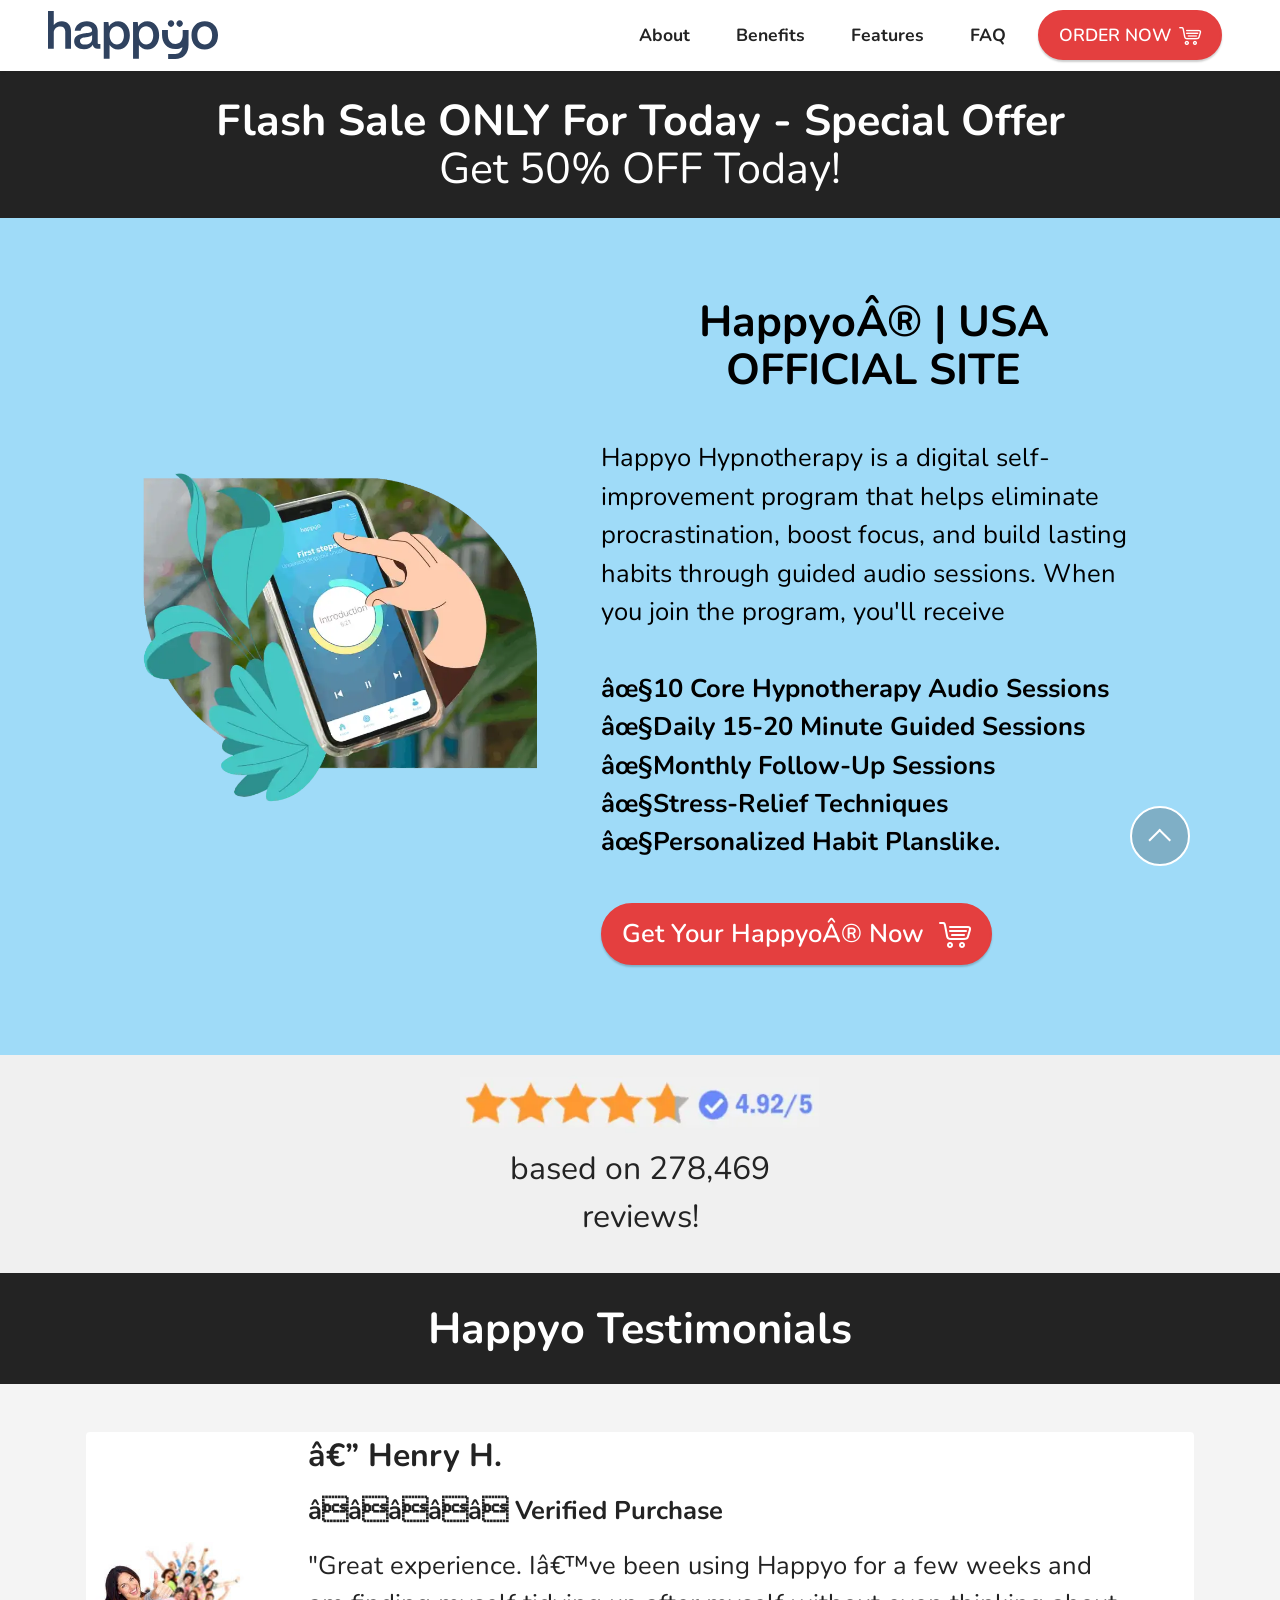
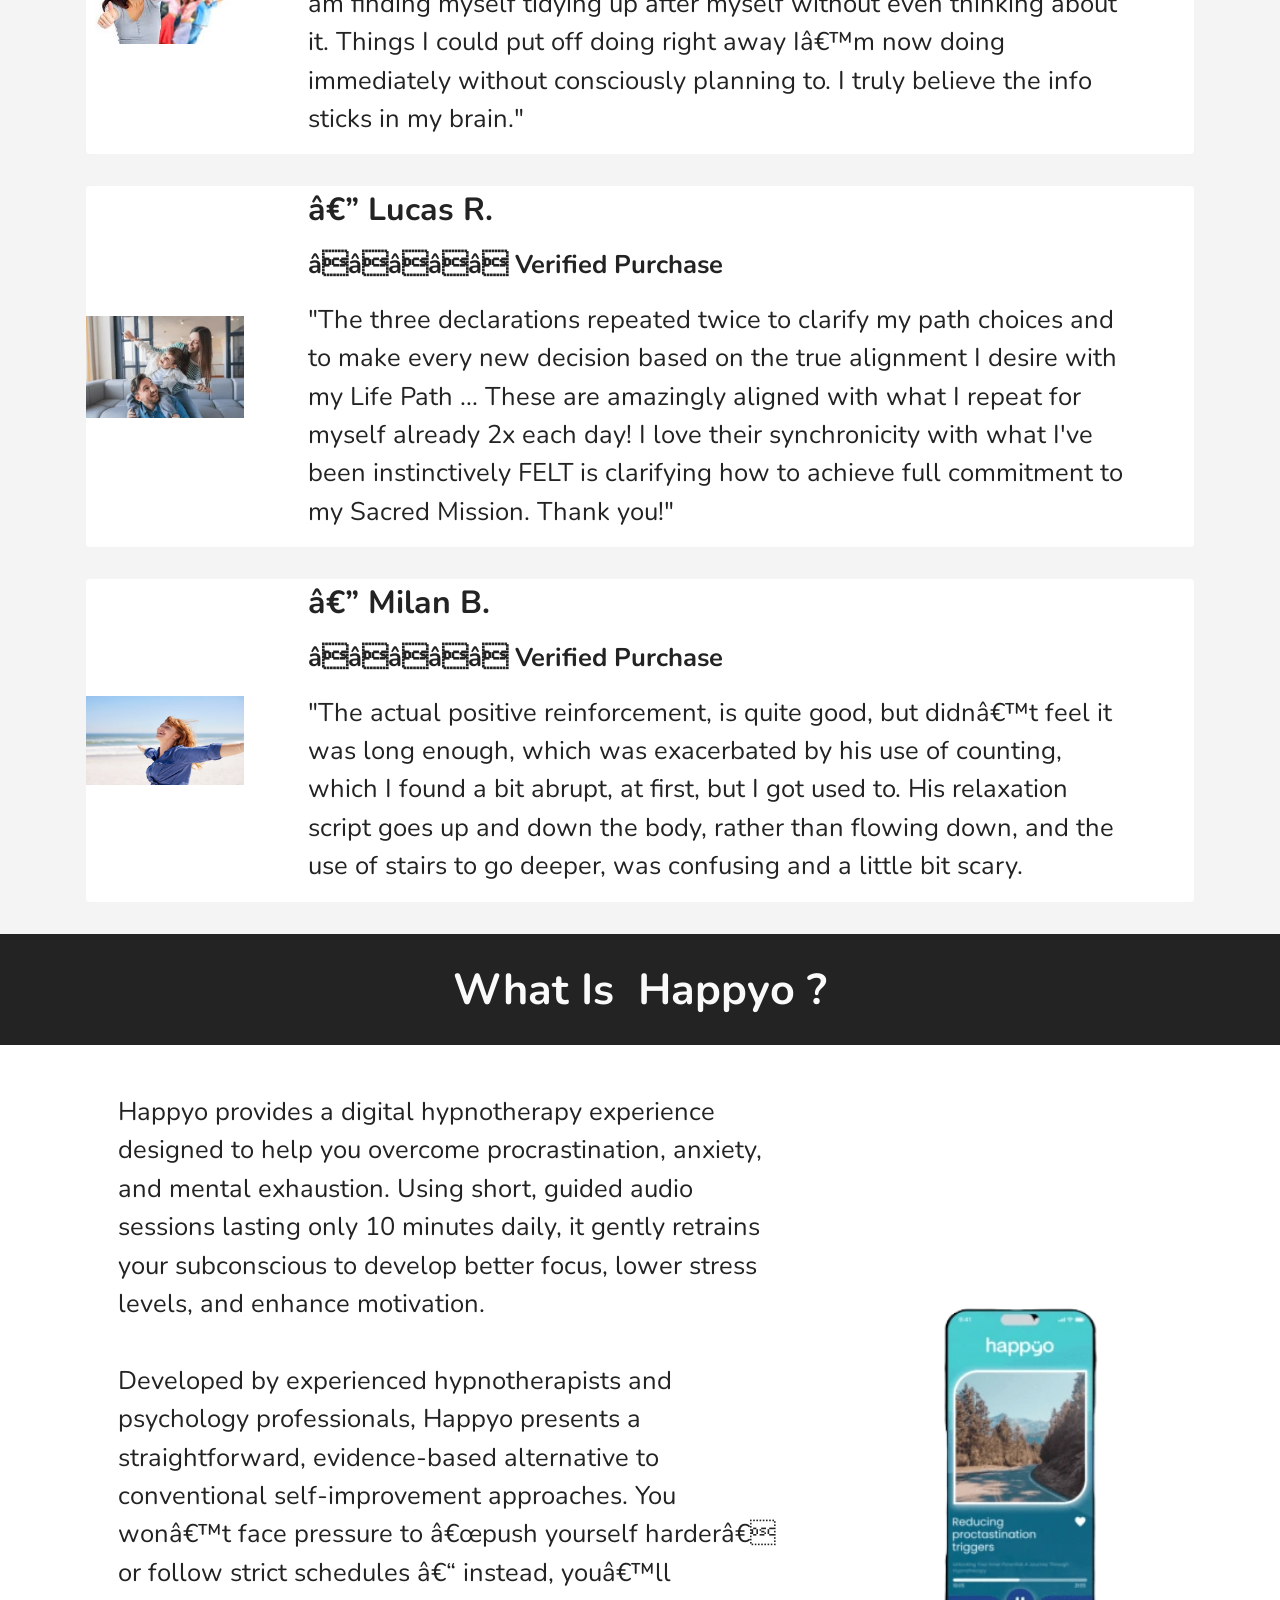
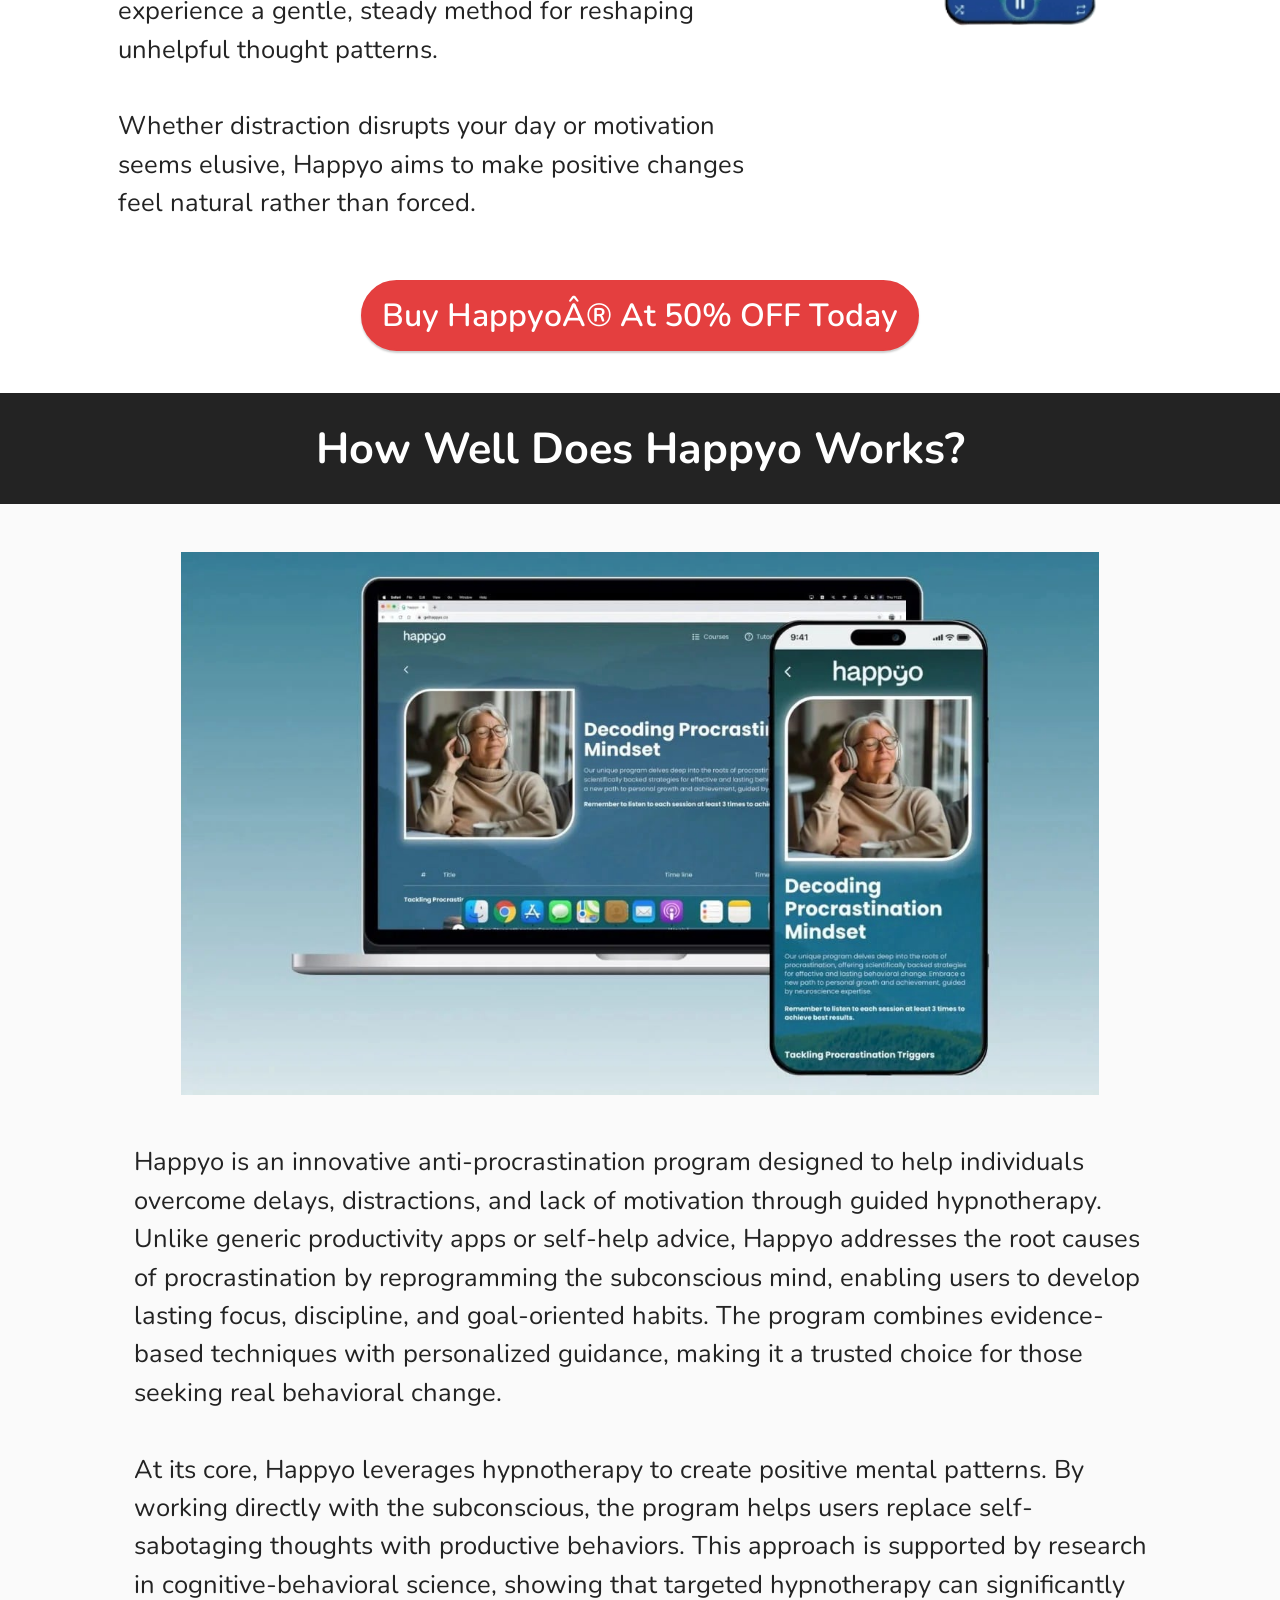
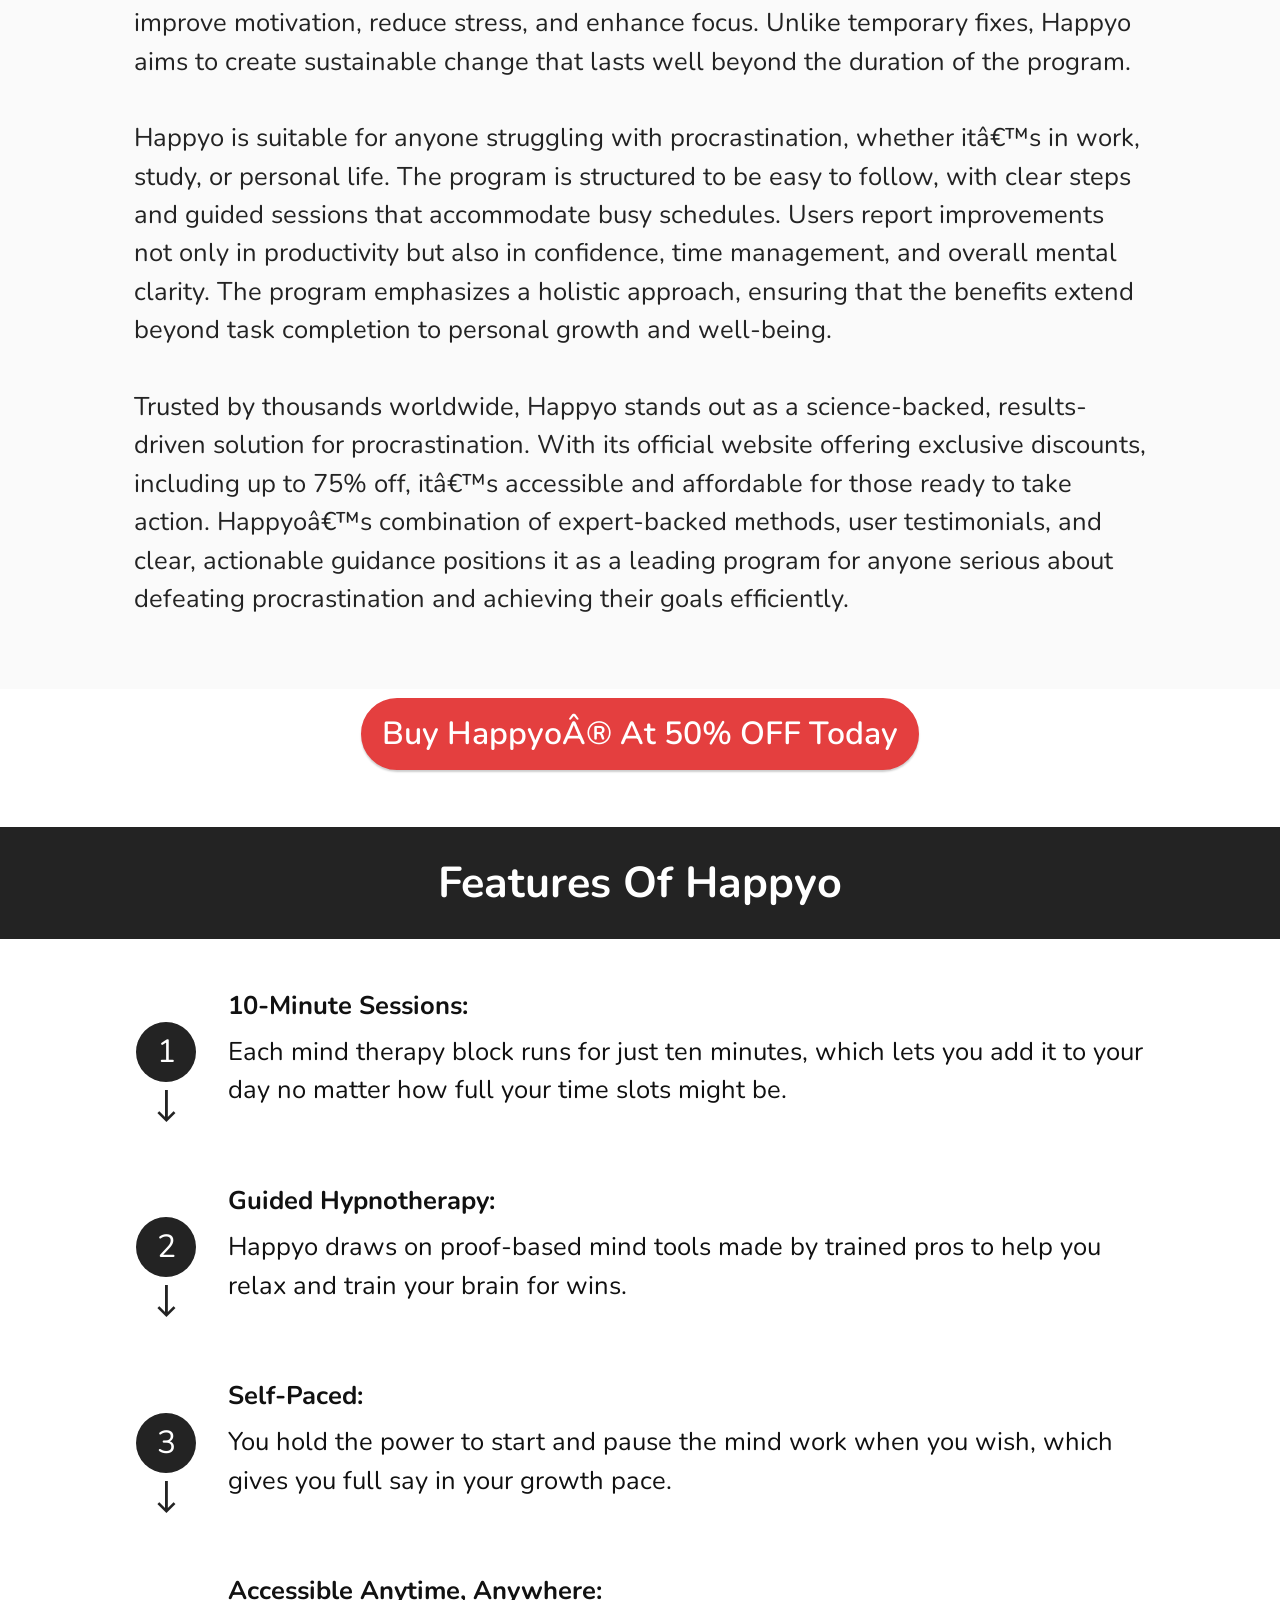
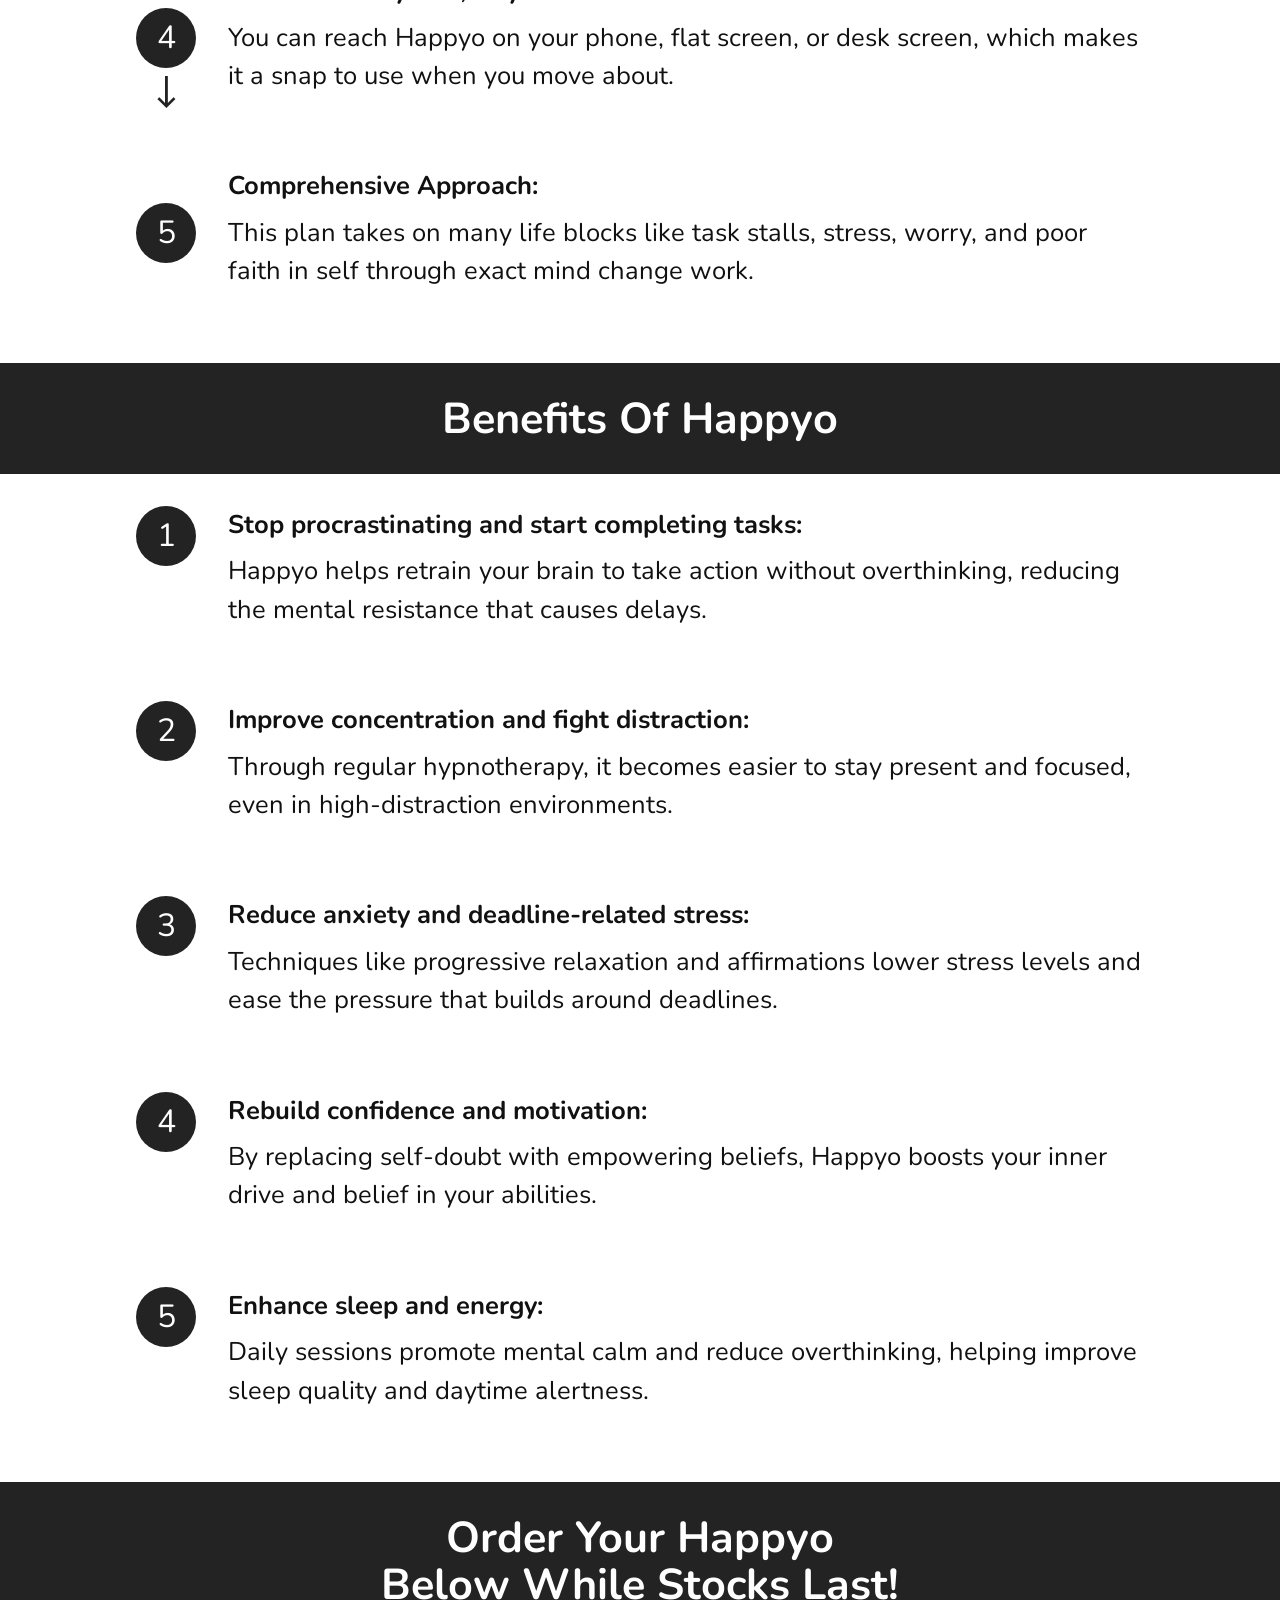
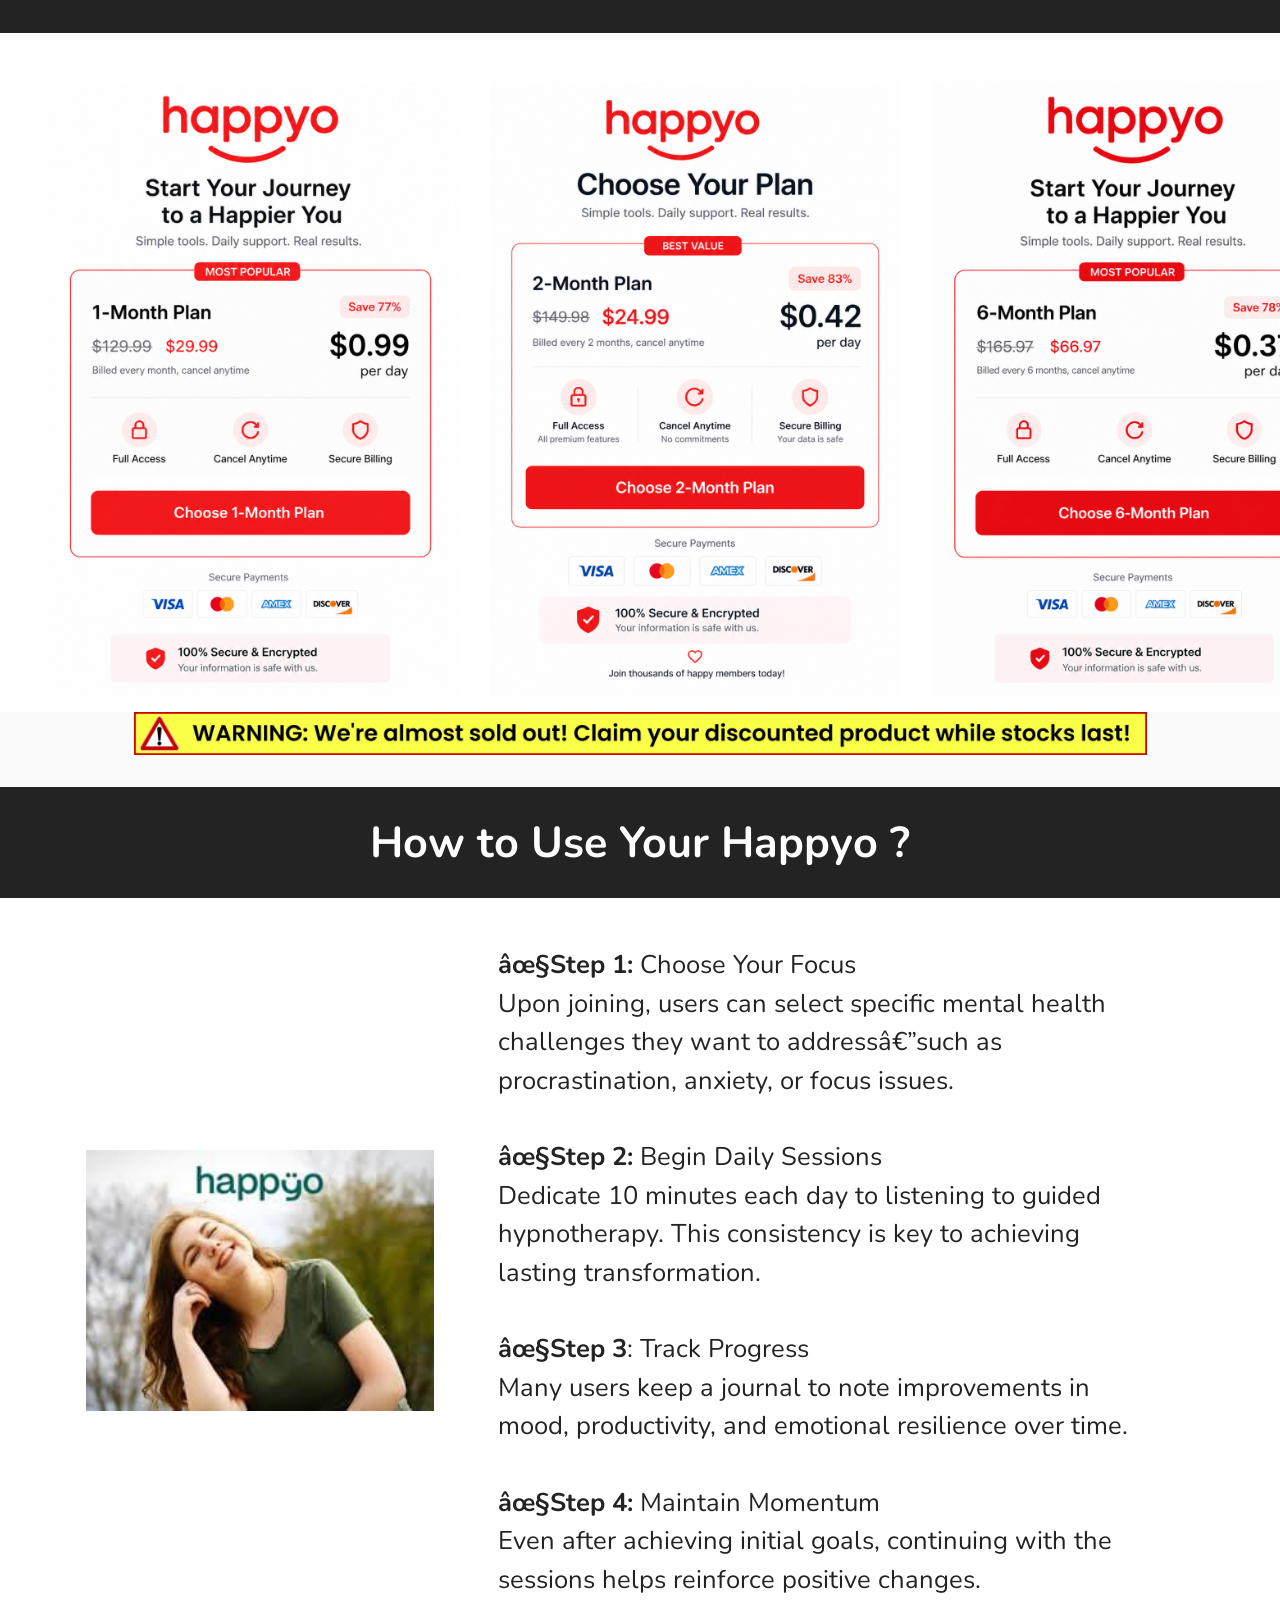
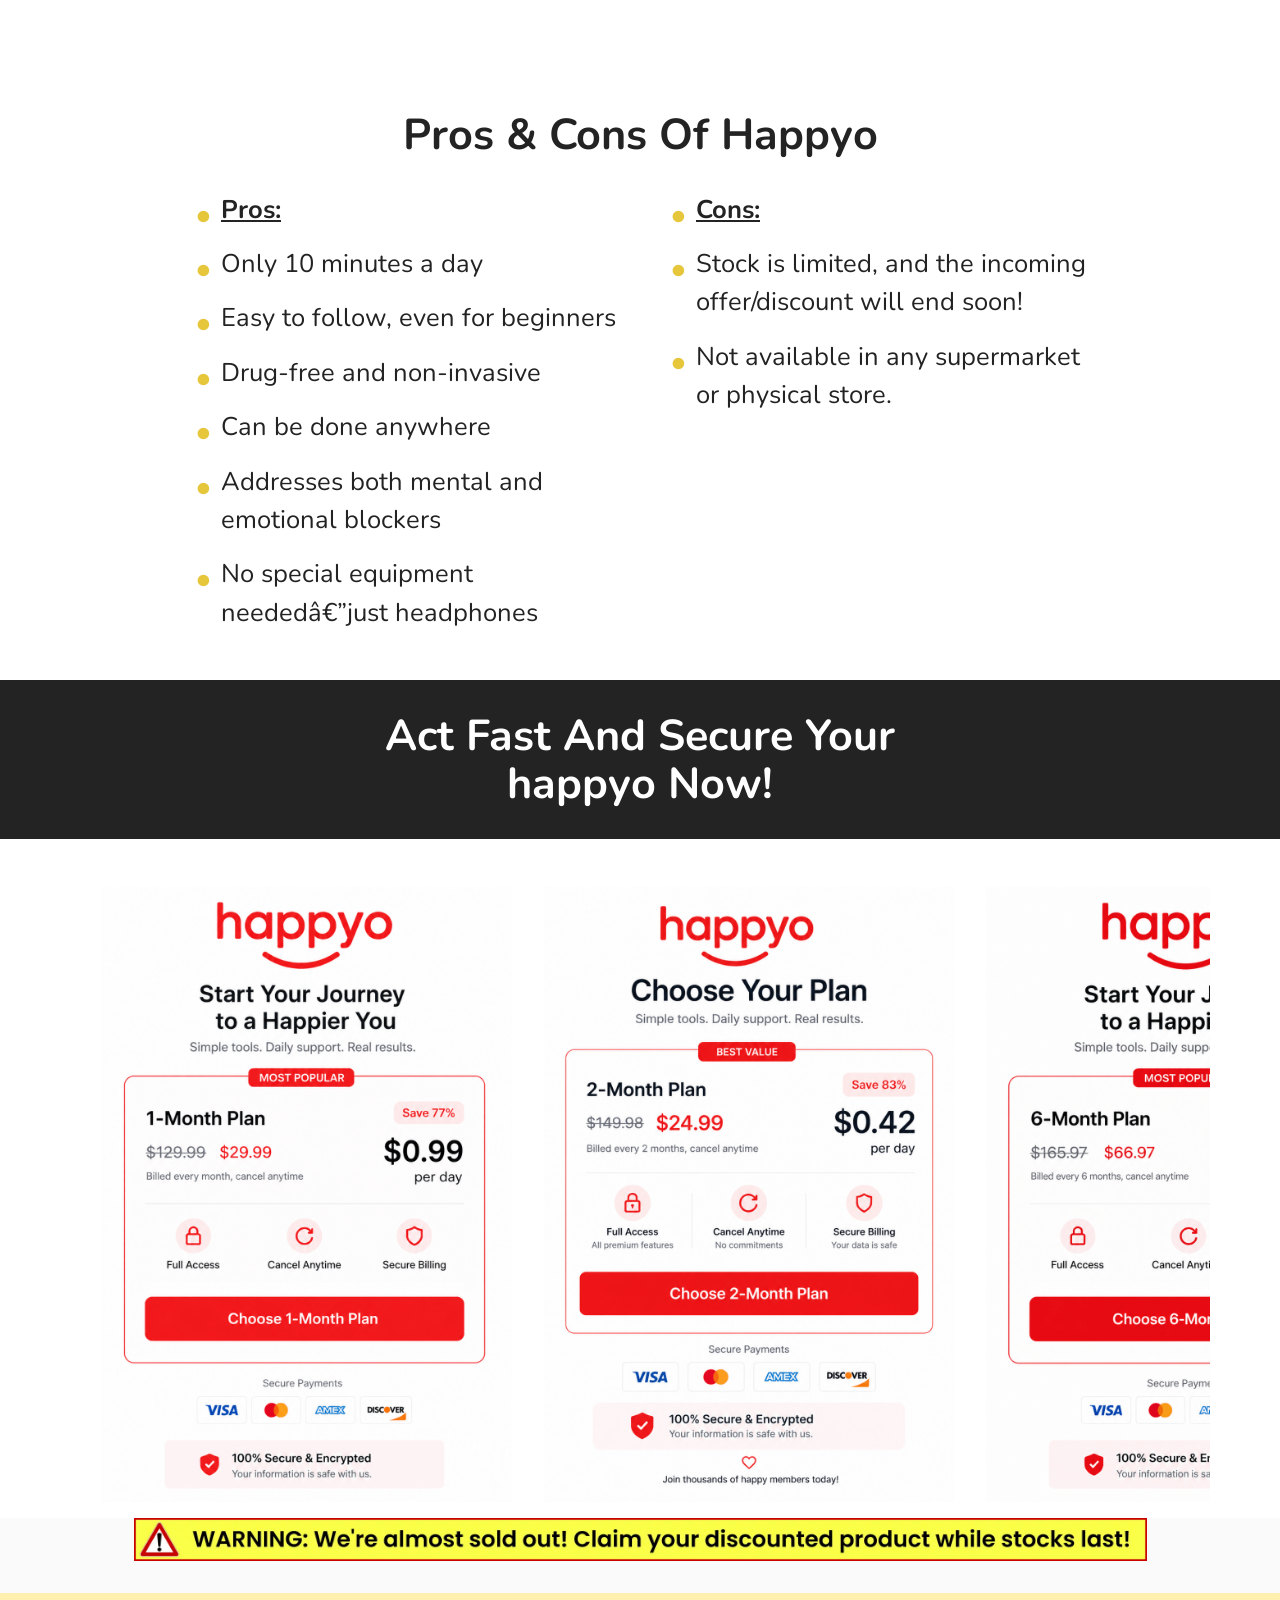
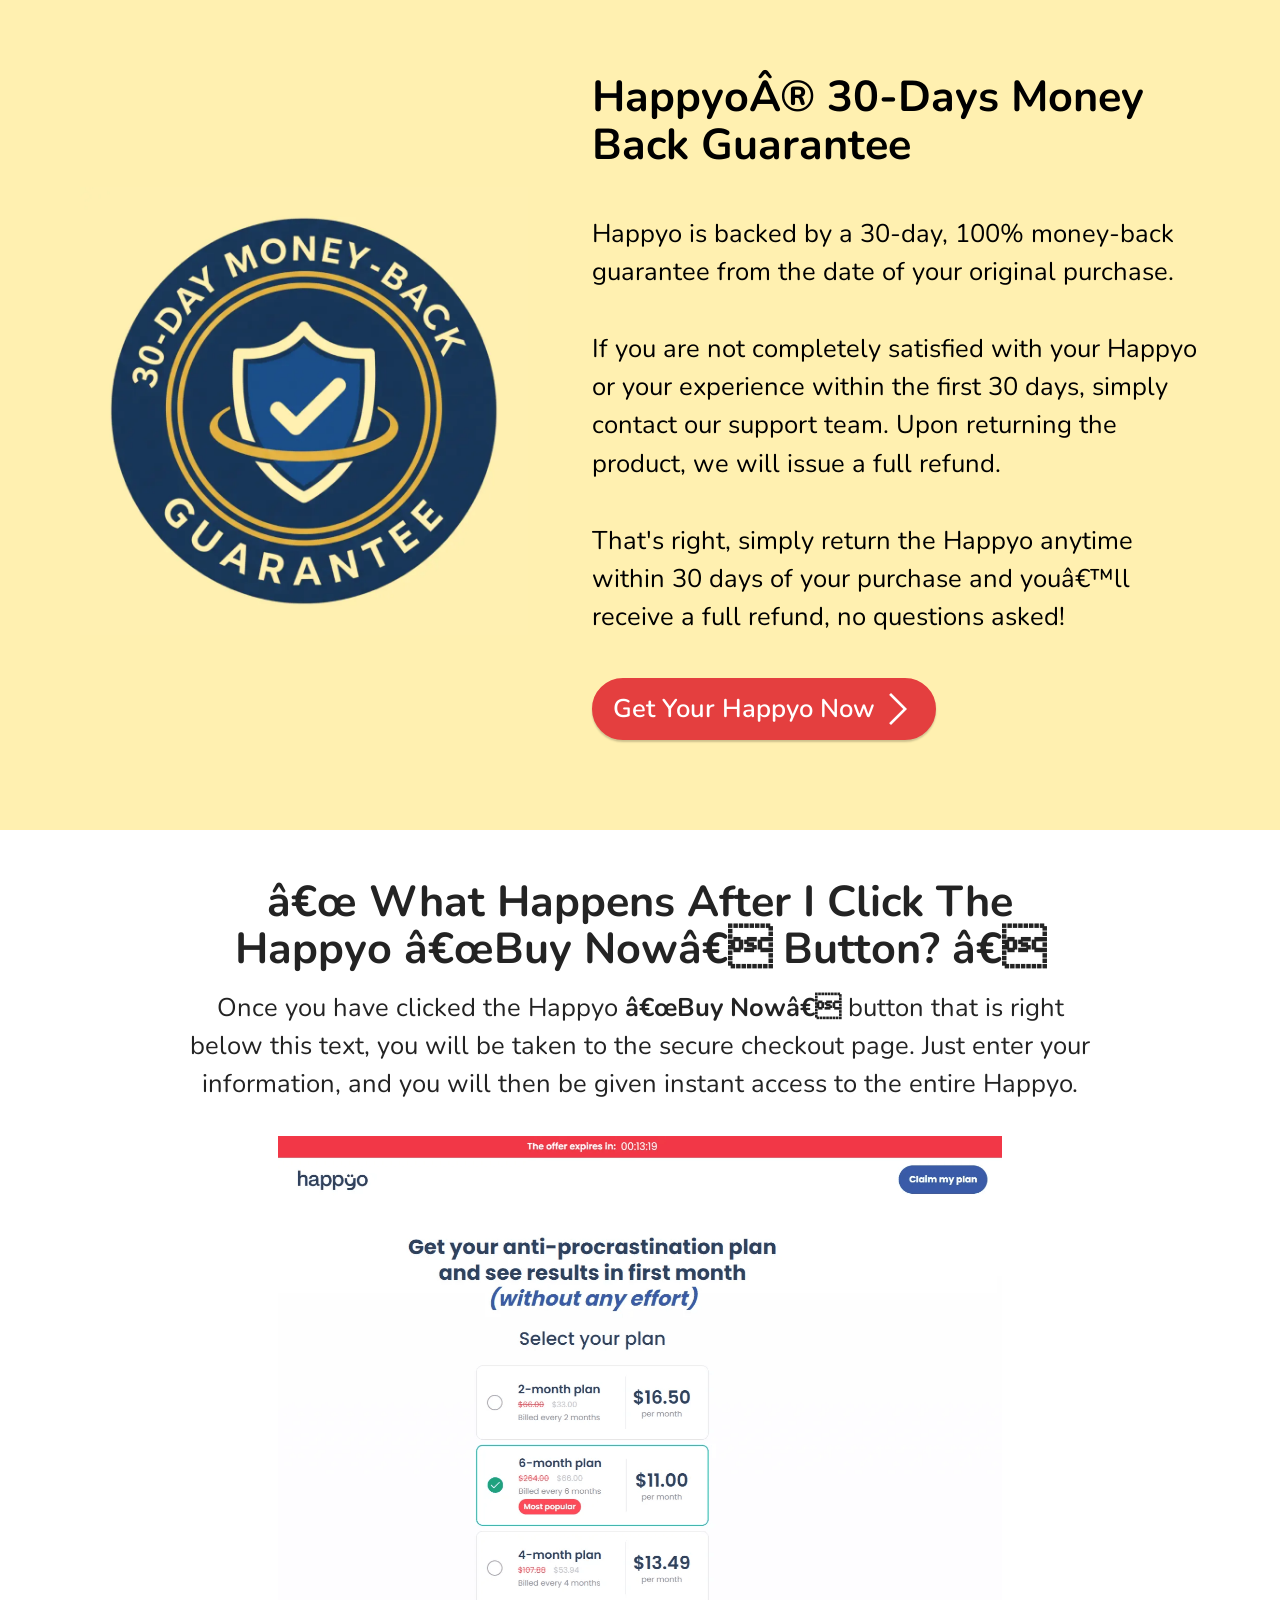
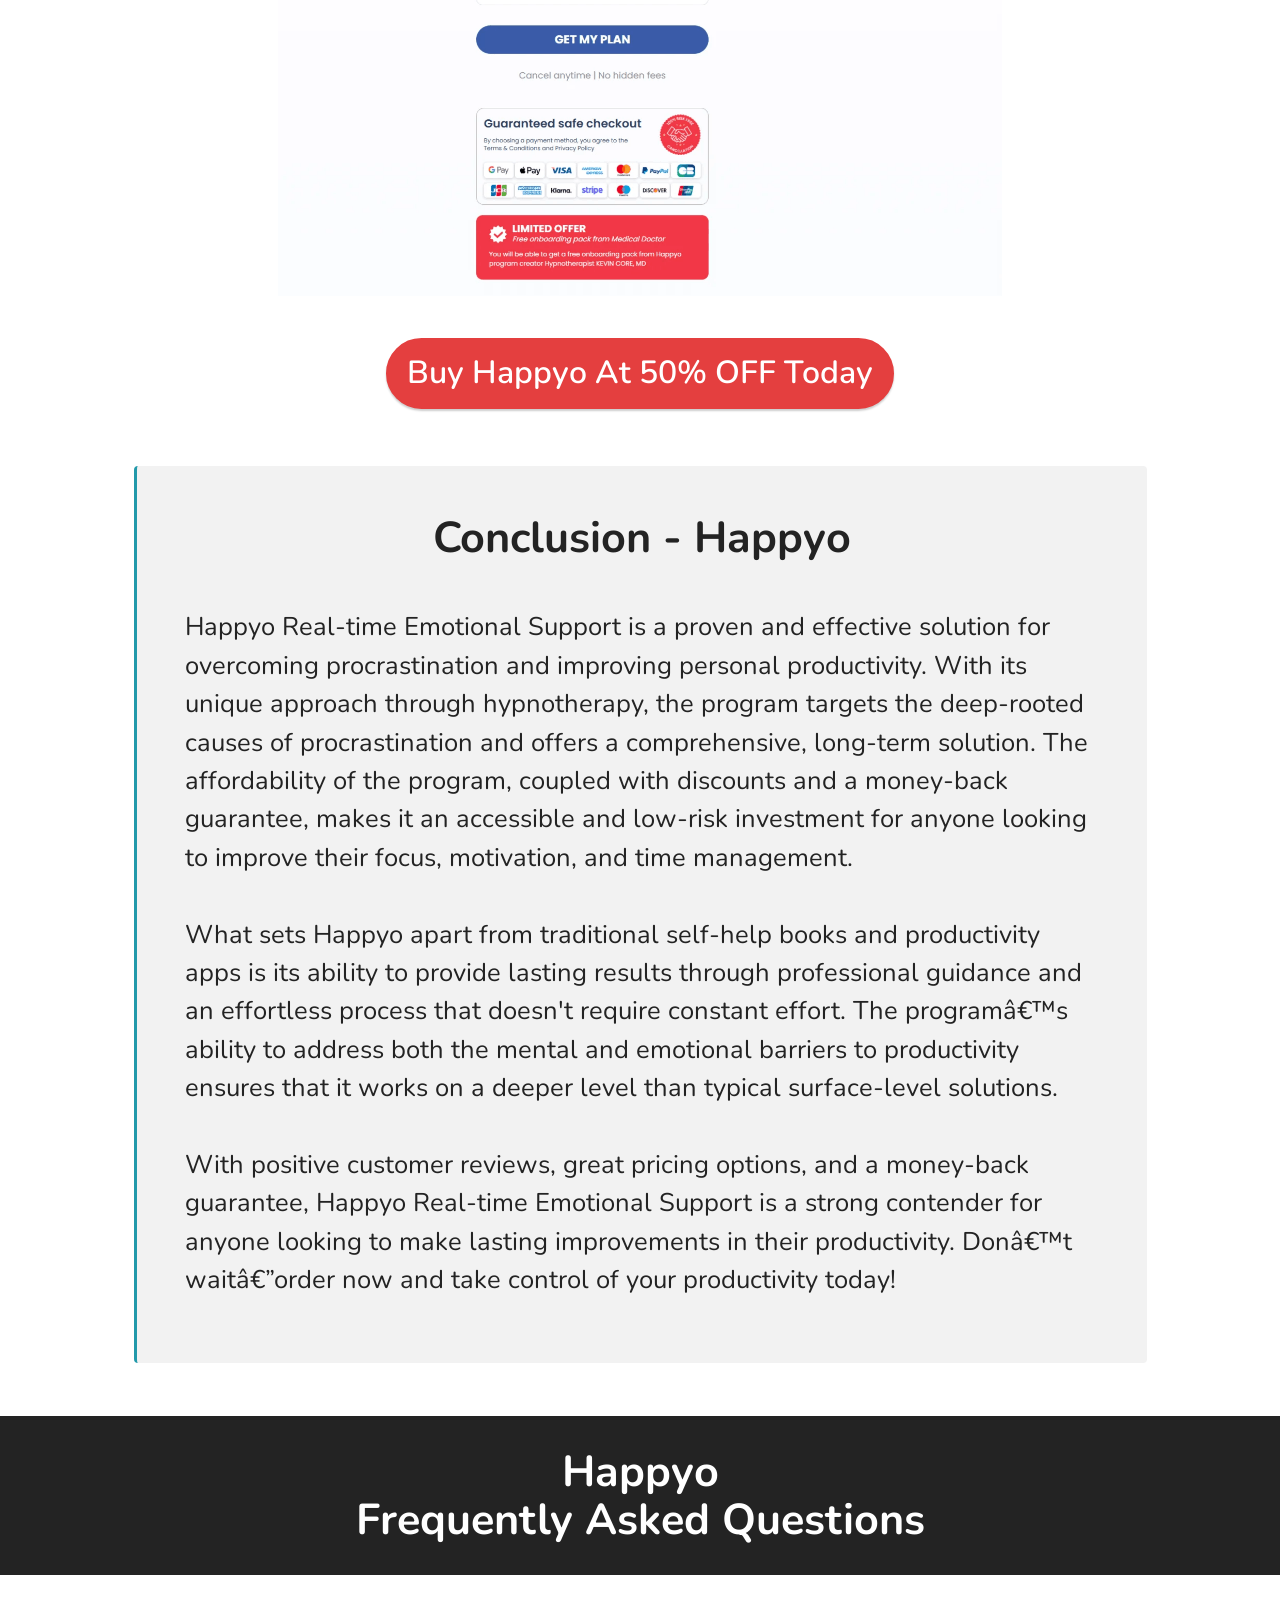
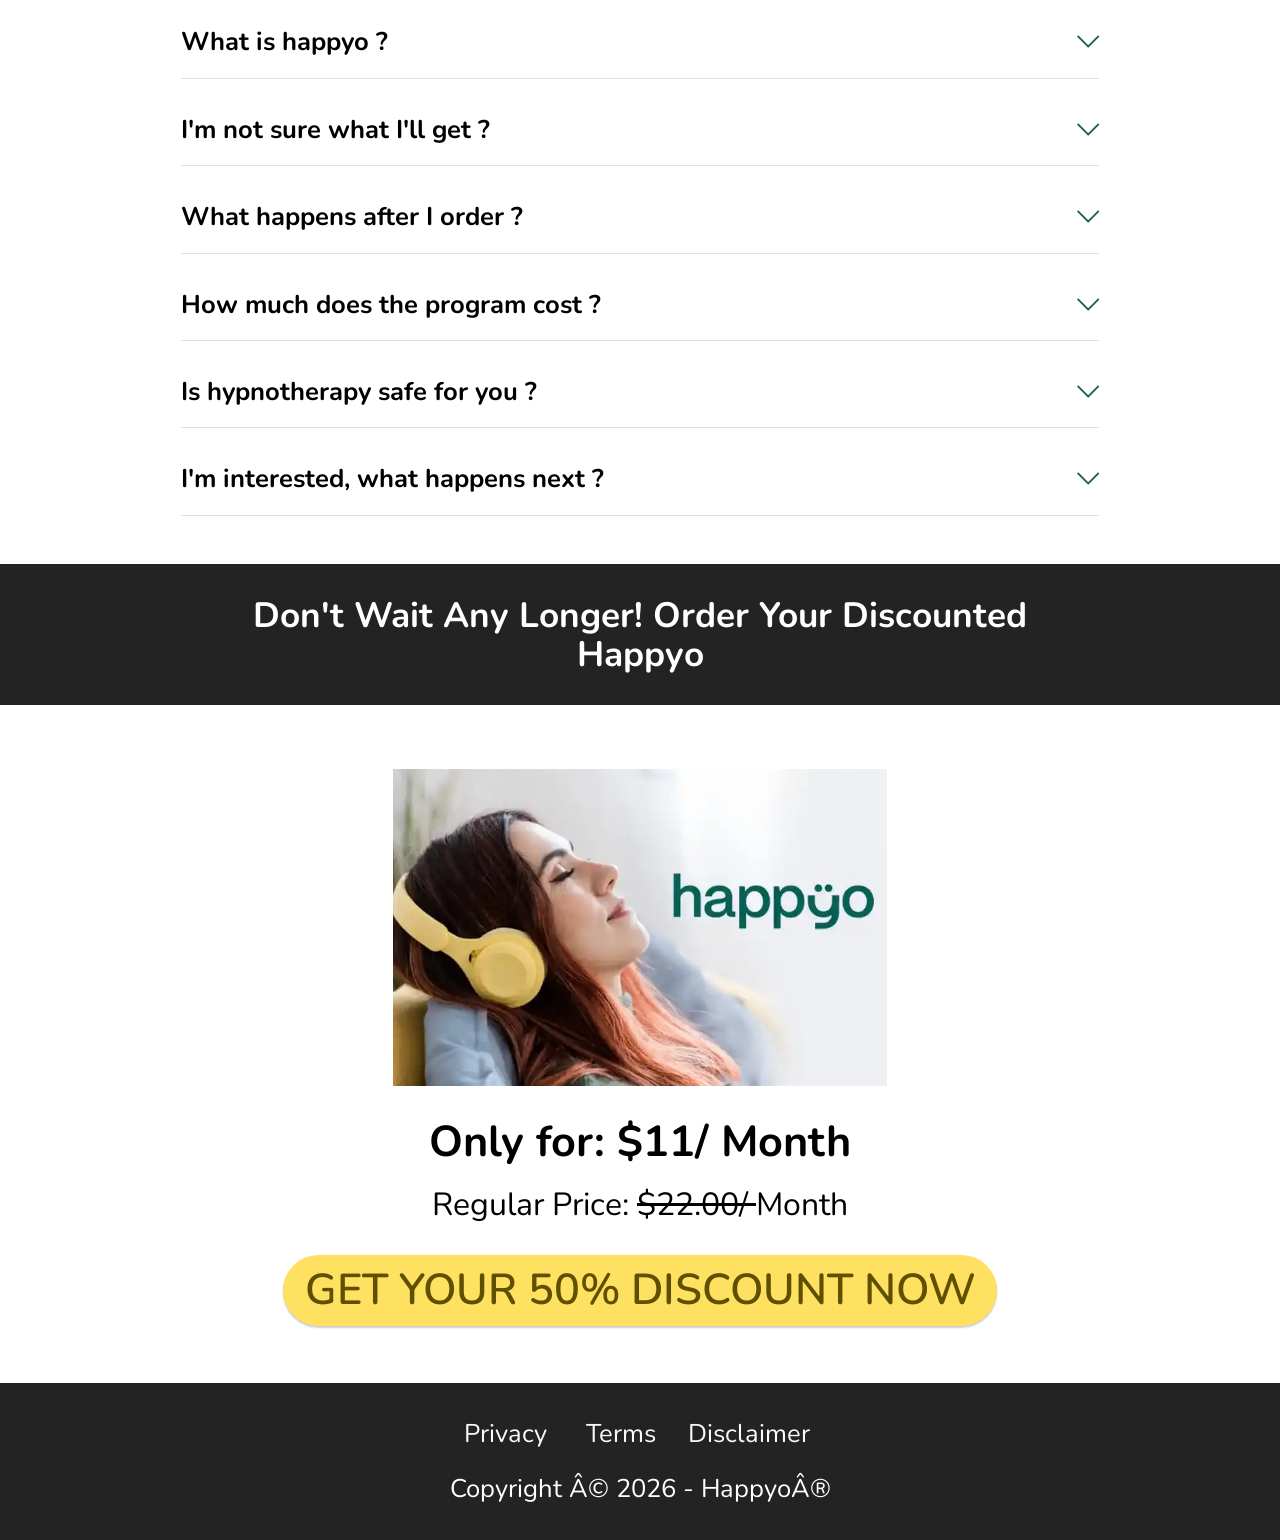
<file: index.html>
<!DOCTYPE html>
<html  >
<head>
  <!-- Site made with Mobirise Website Builder v6.1.12, https://mobirise.com -->
  <html lang="en"
  <meta charset="UTF-8">
  <meta http-equiv="X-UA-Compatible" content="IE=edge">
  <meta name="generator" content="Mobirise v6.1.12, mobirise.com">
  <meta name="twitter:card" content="summary_large_image"/>
  <meta name="twitter:image:src" content="assets/images/index-meta.webp">
  <meta property="og:image" content="assets/images/index-meta.webp">
  <meta name="twitter:title" content="Happyo® Hypnotherapy | USA OFFICIAL SITE">
  <meta name="viewport" content="width=device-width, initial-scale=1, minimum-scale=1">
  <link rel="shortcut icon" href="assets/images/minimalist20dark20green20ycc8820logo-128x128.png" type="image/x-icon">
  <meta name="description" content="Happyo Hypnotherapy is a digital self-improvement program that helps eliminate procrastination, boost focus, and build lasting habits through guided audio sessions. When you join the program, you'll receive">
  <meta name="keywords" content="happyo, happyo official, happyo official website, buy happyo, happyo buy, happyo review, happyo reviews, official happyo, happyo website, happyo scam, happy mode, happy mood, happy mod, happymod, happygo, happyo real-time emotional support, happyo real time emotional support, happyo real time emotional support reviews, happyo support, happyo emotional support, happyo hypnotherapy, happyo hypnotherapy official, happyo hypnotherapy official website, buy happyo hypnotherapy, happyo hypnotherapy buy, happyo hypnotherapy review, happyo hypnotherapy reviews, official happyo hypnotherapy, happyo hypnotherapy website, happyo hypnotherapy scam, hypnotherapy, hypnotherapy review, hypnotherapy reviews, hypnotherapy scam">
  
  <title>Happyo® Hypnotherapy | USA OFFICIAL SITE</title>
  <link rel="stylesheet" href="assets/web/assets/mobirise-icons2/mobirise2.css">
  <link rel="stylesheet" href="assets/web/assets/mobirise-icons-bold/mobirise-icons-bold.css">
  <link rel="stylesheet" href="assets/web/assets/mobirise-icons/mobirise-icons.css">
  <link rel="stylesheet" href="assets/bootstrap/css/bootstrap.min.css">
  <link rel="stylesheet" href="assets/animatecss/animate.css">
  <link rel="stylesheet" href="assets/dropdown/css/style.css">
  <link rel="stylesheet" href="assets/socicon/css/styles.css">
  <link rel="stylesheet" href="assets/theme/css/style.css">
  <link rel="preload" href="https://fonts.googleapis.com/css?family=Nunito:200,300,400,500,600,700,800,900,200i,300i,400i,500i,600i,700i,800i,900i&display=swap" as="style" onload="this.onload=null;this.rel='stylesheet'">
  <noscript><link rel="stylesheet" href="https://fonts.googleapis.com/css?family=Nunito:200,300,400,500,600,700,800,900,200i,300i,400i,500i,600i,700i,800i,900i&display=swap"></noscript>
  <link rel="preload" as="style" href="assets/mobirise/css/mbr-additional.css?v=mBuS3c"><link rel="stylesheet" href="assets/mobirise/css/mbr-additional.css?v=mBuS3c" type="text/css">

  
  
  
</head>
<body>
  
  <section data-bs-version="5.1" class="menu menu2 cid-tuC40mmOYC" once="menu" id="menu2-0">
    
    <nav class="navbar navbar-dropdown navbar-expand-lg">
        <div class="container-fluid">
            <div class="navbar-brand">
                <span class="navbar-logo">
                    <a href="https://click2conv.site/Lulutox">
                        <img src="assets/images/logo.svg" alt="happyo-logo" style="height: 3rem;">
                    </a>
                </span>
                
            </div>
            <button class="navbar-toggler" type="button" data-toggle="collapse" data-bs-toggle="collapse" data-target="#navbarSupportedContent" data-bs-target="#navbarSupportedContent" aria-controls="navbarNavAltMarkup" aria-expanded="false" aria-label="Toggle navigation">
                <div class="hamburger">
                    <span></span>
                    <span></span>
                    <span></span>
                    <span></span>
                </div>
            </button>
            <div class="collapse navbar-collapse" id="navbarSupportedContent">
                <ul class="navbar-nav nav-dropdown" data-app-modern-menu="true"><li class="nav-item"><a class="nav-link link text-black display-4" href="index.html#info1-7"><strong>
                            About</strong></a></li>
                    <li class="nav-item"><a class="nav-link link text-black text-primary display-4" href="index.html#features20-2s"><strong>Benefits</strong></a></li>
                    <li class="nav-item"><a class="nav-link link text-black text-primary display-4" href="index.html#features20-1l"><strong>Features</strong></a>
                    </li><li class="nav-item"><a class="nav-link link text-black display-4" href="index.html#info1-14"><strong>FAQ</strong></a></li></ul>
                
                <div class="navbar-buttons mbr-section-btn"><a class="btn btn-secondary display-4" href="https://offervault.online/newm/happyo.html"><span class="mbrib-shopping-cart mbr-iconfont mbr-iconfont-btn"></span>ORDER NOW</a></div>
            </div>
        </div>
    </nav>
</section>

<section data-bs-version="5.1" class="content6 cid-uAhPrjxl5s" id="content6-3o">
    
    <div class="container">
        <div class="row justify-content-center">
            <div class="col-md-12 col-lg-10">
                <hr class="line">
                <p class="mbr-text align-center mbr-fonts-style my-4 display-2"><strong>Flash Sale ONLY For Today - Special Offer</strong><br>Get 50% OFF Today!<br></p>
                <hr class="line">
            </div>
        </div>
    </div>
</section>

<section data-bs-version="5.1" class="features16 cid-uUIomhjR3N" id="features17-57">
    

    
    
    <div class="container">
        <div class="content-wrapper">
            <div class="row align-items-center">
                <div class="col-12 col-lg-5">
                    <div class="image-wrapper">
                        <img src="assets/images/happyo-overview.webp" alt="happyo-overview">
                    </div>
                </div>
                <div class="col-12 col-lg">
                    <div class="text-wrapper">
                        <h1 class="card-title mbr-fonts-style display-2"><div><strong>Happyo® | USA OFFICIAL SITE</strong></div></h1>
                        <p class="mbr-text mbr-fonts-style mb-4 display-7"><br>Happyo Hypnotherapy is a digital self-improvement program that helps eliminate procrastination, boost focus, and build lasting habits through guided audio sessions. When you join the program, you'll receive<br><br><strong>✧10 Core Hypnotherapy Audio Sessions
</strong><br><strong>✧Daily 15-20 Minute Guided Sessions
</strong><br><strong>✧Monthly Follow-Up Sessions
</strong><br><strong>✧Stress-Relief Techniques
</strong><br><strong>✧Personalized Habit Planslike.</strong><br></p>
                        <div class="mbr-section-btn mt-3"><a class="btn btn-secondary display-7" href="https://offervault.online/newm/happyo.html"><span class="mbrib-shopping-cart mbr-iconfont mbr-iconfont-btn"></span>
                                Get Your Happyo® Now&nbsp;</a></div>
                    </div>
                </div>
            </div>
        </div>
    </div>
</section>

<section data-bs-version="5.1" class="image3 cid-tuCc3FF7ab" id="image3-4">
    

    
    

    <div class="container-fluid">
        <div class="row justify-content-center">
            <div class="col-12 col-lg-4">
                <div class="image-wrapper">
                    <img src="assets/images/screenshot-2024-07-04-202443-546x94.webp" alt="happyo-rating">
                    <p class="mbr-description mbr-fonts-style mt-2 align-center display-5">
                        based on 278,469 reviews!</p>
                </div>
            </div>
        </div>
    </div>
</section>

<section data-bs-version="5.1" class="info1 cid-tXlWRFYl4I" id="info1-1t">
    

    
    
    <div class="align-center container-fluid">
        <div class="row justify-content-center">
            <div class="col-12 col-lg-8">
                <h3 class="mbr-section-title mb-4 mbr-fonts-style display-2"><strong>Happyo Testimonials</strong></h3>
                
                
            </div>
        </div>
    </div>
</section>

<section data-bs-version="5.1" class="team2 cid-tXlWVh4VZe" xmlns="http://www.w3.org/1999/html" id="team2-1u">
    

    
    
    <div class="container">
        <div class="card">
            <div class="card-wrapper">
                <div class="row align-items-center">
                    <div class="col-12 col-md-2">
                        <div class="image-wrapper">
                            <img src="assets/images/happyo-reviw-279x180.webp" alt="happyo-review">
                        </div>
                    </div>
                    <div class="col-12 col-md">
                        <div class="card-box">
                            <h5 class="card-title mbr-fonts-style m-0 mb-3 display-5"><strong>— Henry H.</strong></h5>
                            <h6 class="card-subtitle mbr-fonts-style mb-3 display-7"><strong>⭐⭐⭐⭐⭐ Verified Purchase</strong></h6>
                            <p class="mbr-text mbr-fonts-style display-7">"Great experience. I’ve been using Happyo for a few weeks and am finding myself tidying up after myself without even thinking about it. Things I could put off doing right away I’m now doing immediately without consciously planning to. I truly believe the info sticks in my brain."<br></p>
                            
                        </div>
                    </div>
                </div>
            </div>
        </div>
        <div class="card">
            <div class="card-wrapper">
                <div class="row align-items-center">
                    <div class="col-12 col-md-2">
                        <div class="image-wrapper">
                            <img src="assets/images/happyo-review-2.webp" alt="happyo-review-2">
                        </div>
                    </div>
                    <div class="col-12 col-md">
                        <div class="card-box">
                            <h5 class="card-title mbr-fonts-style m-0 mb-3 display-5"><strong>— Lucas R.</strong></h5>
                            <h6 class="card-subtitle mbr-fonts-style mb-3 display-7"><strong>⭐⭐⭐⭐⭐ Verified Purchase</strong></h6>
                            <p class="mbr-text mbr-fonts-style display-7">"The three declarations repeated twice to clarify my path choices and to make every new decision based on the true alignment I desire with my Life Path ... These are amazingly aligned with what I repeat for myself already 2x each day! I love their synchronicity with what I've been instinctively FELT is clarifying how to achieve full commitment to my Sacred Mission. Thank you!"<br></p>
                            
                        </div>
                    </div>
                </div>
            </div>
        </div>
        <div class="card">
            <div class="card-wrapper">
                <div class="row align-items-center">
                    <div class="col-12 col-md-2">
                        <div class="image-wrapper">
                            <img src="assets/images/happyo-review-3.webp" alt="happyo-review-3">
                        </div>
                    </div>
                    <div class="col-12 col-md">
                        <div class="card-box">
                            <h5 class="card-title mbr-fonts-style m-0 mb-3 display-5"><strong>— Milan B.</strong></h5>
                            <h6 class="card-subtitle mbr-fonts-style mb-3 display-7"><strong>⭐⭐⭐⭐⭐ Verified Purchase</strong></h6>
                            <p class="mbr-text mbr-fonts-style display-7">"The actual positive reinforcement, is quite good, but didn’t feel it was long enough, which was exacerbated by his use of counting, which I found a bit abrupt, at first, but I got used to. His relaxation script goes up and down the body, rather than flowing down, and the use of stairs to go deeper, was confusing and a little bit scary.<br></p>
                            
                        </div>
                    </div>
                </div>
            </div>
        </div>
    </div>
</section>

<section data-bs-version="5.1" class="info1 cid-tuCg8wtQiJ" id="info1-7">
    

    
    
    <div class="align-center container-fluid">
        <div class="row justify-content-center">
            <div class="col-12 col-lg-8">
                <h3 class="mbr-section-title mb-4 mbr-fonts-style display-2"><strong>What Is&nbsp; Happyo ?</strong></h3>
                
                
            </div>
        </div>
    </div>
</section>

<section data-bs-version="5.1" class="image2 cid-uzudTfCrbN" id="image2-3b">
    

    
    

    <div class="container">
        <div class="row align-items-center">
            <div class="col-12 col-lg-4">
                <div class="image-wrapper">
                    <img src="assets/images/happyo-wat-is.webp" alt="what-is-happyo">
                    
                </div>
            </div>
            <div class="col-12 col-lg">
                <div class="text-wrapper">
                    
                    <p class="mbr-text mbr-fonts-style display-7">Happyo provides a digital hypnotherapy experience designed to help you overcome procrastination, anxiety, and mental exhaustion. Using short, guided audio sessions lasting only 10 minutes daily, it gently retrains your subconscious to develop better focus, lower stress levels, and enhance motivation.
<br>
<br>Developed by experienced hypnotherapists and psychology professionals, Happyo presents a straightforward, evidence-based alternative to conventional self-improvement approaches. You won’t face pressure to “push yourself harder” or follow strict schedules – instead, you’ll experience a gentle, steady method for reshaping unhelpful thought patterns.
<br>
<br>Whether distraction disrupts your day or motivation seems elusive, Happyo aims to make positive changes feel natural rather than forced.<br></p>
                </div>
            </div>
        </div>
    </div>
</section>

<section data-bs-version="5.1" class="info1 cid-uW1r4aRWJl" id="info1-5s">
    

    
    
    <div class="align-center container">
        <div class="row justify-content-center">
            <div class="col-12 col-lg-8">
                
                
                <div class="mbr-section-btn"><a class="btn btn-secondary display-5" href="https://offervault.online/newm/happyo.html">Buy Happyo® At 50% OFF Today</a></div>
            </div>
        </div>
    </div>
</section>

<section data-bs-version="5.1" class="info1 cid-uzphWh18lN" id="info1-2t">
    

    
    
    <div class="align-center container-fluid">
        <div class="row justify-content-center">
            <div class="col-12 col-lg-8">
                <h3 class="mbr-section-title mb-4 mbr-fonts-style display-2"><strong>How Well Does Happyo Works?</strong></h3>
                
                
            </div>
        </div>
    </div>
</section>

<section data-bs-version="5.1" class="image3 cid-uCl9SXEYIf" id="image3-3s">
    

    
    

    <div class="container">
        <div class="row justify-content-center">
            <div class="col-12 col-lg-10">
                <div class="image-wrapper">
                    <img src="assets/images/how-well-work-happyo-1256x743.webp" alt="how-well-work-happyo">
                    
                </div>
            </div>
        </div>
    </div>
</section>

<section data-bs-version="5.1" class="content4 cid-uzphXEsqqy" id="content4-2u">
    

    
    
    <div class="container">
        <div class="row justify-content-center">
            <div class="title col-md-12 col-lg-11">
                
                <h4 class="mbr-section-subtitle align-center mbr-fonts-style mb-4 display-7"><div>Happyo is an innovative anti-procrastination program designed to help individuals overcome delays, distractions, and lack of motivation through guided hypnotherapy. Unlike generic productivity apps or self-help advice, Happyo addresses the root causes of procrastination by reprogramming the subconscious mind, enabling users to develop lasting focus, discipline, and goal-oriented habits. The program combines evidence-based techniques with personalized guidance, making it a trusted choice for those seeking real behavioral change.</div><br><div>
</div><div>At its core, Happyo leverages hypnotherapy to create positive mental patterns. By working directly with the subconscious, the program helps users replace self-sabotaging thoughts with productive behaviors. This approach is supported by research in cognitive-behavioral science, showing that targeted hypnotherapy can significantly improve motivation, reduce stress, and enhance focus. Unlike temporary fixes, Happyo aims to create sustainable change that lasts well beyond the duration of the program.</div><br><div>
</div><div>Happyo is suitable for anyone struggling with procrastination, whether it’s in work, study, or personal life. The program is structured to be easy to follow, with clear steps and guided sessions that accommodate busy schedules. Users report improvements not only in productivity but also in confidence, time management, and overall mental clarity. The program emphasizes a holistic approach, ensuring that the benefits extend beyond task completion to personal growth and well-being.</div><br><div>
</div><div>Trusted by thousands worldwide, Happyo stands out as a science-backed, results-driven solution for procrastination. With its official website offering exclusive discounts, including up to 75% off, it’s accessible and affordable for those ready to take action. Happyo’s combination of expert-backed methods, user testimonials, and clear, actionable guidance positions it as a leading program for anyone serious about defeating procrastination and achieving their goals efficiently.
</div><div><br></div><div>
</div><div>
</div><div>
</div><div>
</div><div>
</div><div>
</div><div>
</div><div>
</div></h4>
                
            </div>
        </div>
    </div>
</section>

<section data-bs-version="5.1" class="info1 cid-uW1r208WeC" id="info1-5r">
    

    
    
    <div class="align-center container">
        <div class="row justify-content-center">
            <div class="col-12 col-lg-8">
                
                
                <div class="mbr-section-btn"><a class="btn btn-secondary display-5" href="https://offervault.online/newm/happyo.html">Buy Happyo® At 50% OFF Today</a></div>
            </div>
        </div>
    </div>
</section>

<section data-bs-version="5.1" class="info1 cid-uWeljv8nuG" id="info1-5v">
    

    
    
    <div class="align-center container">
        <div class="row justify-content-center">
            <div class="col-12 col-lg-8">
                <h3 class="mbr-section-title mb-4 mbr-fonts-style display-2"><strong>Features Of Happyo</strong></h3>
                
                
            </div>
        </div>
    </div>
</section>

<section data-bs-version="5.1" class="features20 cid-uWelh1yiOJ" id="features20-5u">

    

    
    
    <div class="container-fluid">
        <div class="row justify-content-center">
            
            <div class="col-12 col-md-10">
                <div class="item mbr-flex">
                    <div class="icon-box">
                        <span class="step-number mbr-fonts-style display-5">1</span>
                    </div>
                    <div class="text-box">
                        <h4 class="icon-title card-title mbr-black mbr-fonts-style display-7"><strong>10-Minute Sessions:</strong></h4>
                        <h5 class="icon-text mbr-black mbr-fonts-style display-7">Each mind therapy block runs for just ten minutes, which lets you add it to your day no matter how full your time slots might be.</h5>
                    </div>
                </div>
                <div class="item mbr-flex">
                    <div class="icon-box">
                        <span class="step-number mbr-fonts-style display-5">2</span>
                    </div>
                    <div class="text-box">
                        <h4 class="icon-title card-title mbr-black mbr-fonts-style display-7"><strong>Guided Hypnotherapy:</strong></h4>
                        <h5 class="icon-text mbr-black mbr-fonts-style display-7">Happyo draws on proof-based mind tools made by trained pros to help you relax and train your brain for wins.</h5>
                    </div>
                </div>
                <div class="item mbr-flex">
                    <div class="icon-box">
                        <span class="step-number mbr-fonts-style display-5">3</span>
                    </div>
                    <div class="text-box">
                        <h4 class="icon-title card-title mbr-black mbr-fonts-style display-7"><strong>Self-Paced:</strong></h4>
                        <h5 class="icon-text mbr-black mbr-fonts-style display-7">You hold the power to start and pause the mind work when you wish, which gives you full say in your growth pace.</h5>
                    </div>
                </div>
                <div class="item mbr-flex">
                    <div class="icon-box">
                        <span class="step-number mbr-fonts-style display-5">4</span>
                    </div>
                    <div class="text-box">
                        <h4 class="icon-title card-title mbr-black mbr-fonts-style display-7"><strong>Accessible Anytime, Anywhere:</strong></h4>
                        <h5 class="icon-text mbr-black mbr-fonts-style display-7">You can reach Happyo on your phone, flat screen, or desk screen, which makes it a snap to use when you move about.</h5>
                    </div>
                </div>
                <div class="item mbr-flex last">
                    <div class="icon-box">
                        <span class="step-number mbr-fonts-style display-5">5</span>
                    </div>
                    <div class="text-box">
                        <h4 class="icon-title card-title mbr-black mbr-fonts-style display-7"><strong>Comprehensive Approach:</strong></h4>
                        <h5 class="icon-text mbr-black mbr-fonts-style display-7">This plan takes on many life blocks like task stalls, stress, worry, and poor faith in self through exact mind change work.</h5>
                    </div>
                </div>
                
                
                
                
                
            </div>
        </div>
    </div>
</section>

<section data-bs-version="5.1" class="info1 cid-uCR3p6kab8" id="info1-4a">
    

    
    
    <div class="align-center container">
        <div class="row justify-content-center">
            <div class="col-12 col-lg-8">
                <h3 class="mbr-section-title mb-4 mbr-fonts-style display-2"><strong>Benefits Of Happyo</strong></h3>
                
                
            </div>
        </div>
    </div>
</section>

<section data-bs-version="5.1" class="features20 cid-uCR4vKG89G" id="features20-4b">

    

    
    
    <div class="container-fluid">
        <div class="row justify-content-center">
            
            <div class="col-12 col-md-10">
                <div class="item mbr-flex">
                    <div class="icon-box">
                        <span class="step-number mbr-fonts-style display-5">1</span>
                    </div>
                    <div class="text-box">
                        <h4 class="icon-title card-title mbr-black mbr-fonts-style display-7"><strong>Stop procrastinating and start completing tasks:</strong></h4>
                        <h5 class="icon-text mbr-black mbr-fonts-style display-7">Happyo helps retrain your brain to take action without overthinking, reducing the mental resistance that causes delays.</h5>
                    </div>
                </div>
                <div class="item mbr-flex">
                    <div class="icon-box">
                        <span class="step-number mbr-fonts-style display-5">2</span>
                    </div>
                    <div class="text-box">
                        <h4 class="icon-title card-title mbr-black mbr-fonts-style display-7"><strong>Improve concentration and fight distraction:</strong></h4>
                        <h5 class="icon-text mbr-black mbr-fonts-style display-7">Through regular hypnotherapy, it becomes easier to stay present and focused, even in high-distraction environments.</h5>
                    </div>
                </div>
                <div class="item mbr-flex">
                    <div class="icon-box">
                        <span class="step-number mbr-fonts-style display-5">3</span>
                    </div>
                    <div class="text-box">
                        <h4 class="icon-title card-title mbr-black mbr-fonts-style display-7"><strong>Reduce anxiety and deadline-related stress:</strong></h4>
                        <h5 class="icon-text mbr-black mbr-fonts-style display-7">Techniques like progressive relaxation and affirmations lower stress levels and ease the pressure that builds around deadlines.</h5>
                    </div>
                </div>
                <div class="item mbr-flex">
                    <div class="icon-box">
                        <span class="step-number mbr-fonts-style display-5">4</span>
                    </div>
                    <div class="text-box">
                        <h4 class="icon-title card-title mbr-black mbr-fonts-style display-7"><strong>Rebuild confidence and motivation:</strong></h4>
                        <h5 class="icon-text mbr-black mbr-fonts-style display-7">By replacing self-doubt with empowering beliefs, Happyo boosts your inner drive and belief in your abilities.</h5>
                    </div>
                </div>
                <div class="item mbr-flex last">
                    <div class="icon-box">
                        <span class="step-number mbr-fonts-style display-5">5</span>
                    </div>
                    <div class="text-box">
                        <h4 class="icon-title card-title mbr-black mbr-fonts-style display-7"><strong>Enhance sleep and energy:</strong></h4>
                        <h5 class="icon-text mbr-black mbr-fonts-style display-7">Daily sessions promote mental calm and reduce overthinking, helping improve sleep quality and daytime alertness.</h5>
                    </div>
                </div>
                
                
                
                
                
            </div>
        </div>
    </div>
</section>

<section data-bs-version="5.1" class="header8 cid-uCIEhUSqAm" id="header8-44">
    

    
    
    
    <div class="container">
        <div class="row justify-content-center">
            <div class="col-12">
                <h3 class="mbr-section-title mbr-white mbr-fonts-style display-2"><strong>Order Your Happyo</strong><div><strong>Below While Stocks Last!</strong></div></h3>
                
            </div>
        </div>
    </div>
</section>

<section data-bs-version="5.1" class="slider4 mbr-embla cid-vqdQWpWpL4" id="slider4-62">
    
    
    <div class="position-relative text-center">
        
        <div class="embla mt-4" data-skip-snaps="true" data-align="center" data-contain-scroll="trimSnaps" data-auto-play-interval="5">
            <div class="embla__viewport container-fluid">
                <div class="embla__container">
                    <div class="embla__slide slider-image item" style="margin-left: 1rem; margin-right: 1rem;">
                        <div class="slide-content">
                            <div class="item-wrapper">
                                <div class="item-img">
                                    
                                <a href="https://offervault.online/newm/happyo.html"><img src="assets/images/happyo-offer-page-1-1000x1500.webp" alt="happyo-offer-page-1"></a></div>
                            </div>
                            
                            
                        </div>
                    </div>
                    <div class="embla__slide slider-image item" style="margin-left: 1rem; margin-right: 1rem;">
                        <div class="slide-content">
                            <div class="item-wrapper">
                                <div class="item-img">
                                    
                                <a href="https://offervault.online/newm/happyo.html"><img src="assets/images/happyo-offer-page-2-1000x1500.webp" alt="happyo-offer-page-2"></a></div>
                            </div>
                            
                            
                        </div>
                    </div>
                    <div class="embla__slide slider-image item" style="margin-left: 1rem; margin-right: 1rem;">
                        <div class="slide-content">
                            <div class="item-wrapper">
                                <div class="item-img">
                                    
                                <a href="https://offervault.online/newm/happyo.html"><img src="assets/images/happyo-offer-page-3-1000x1500.webp" alt="happyo-offer-page-3"></a></div>
                            </div>
                            
                            
                        </div>
                    </div>
                    
                </div>
            </div>
            <button class="embla__button embla__button--prev">
                <span class="mobi-mbri mobi-mbri-arrow-prev mbr-iconfont" aria-hidden="true"></span>
                <span class="sr-only visually-hidden visually-hidden">Previous</span>
            </button>
            <button class="embla__button embla__button--next">
                <span class="mobi-mbri mobi-mbri-arrow-next mbr-iconfont" aria-hidden="true"></span>
                <span class="sr-only visually-hidden visually-hidden">Next</span>
            </button>
        </div>
    </div>
</section>

<section data-bs-version="5.1" class="image3 cid-uCR25gJKg3" id="image3-49">
    

    
    

    <div class="container">
        <div class="row justify-content-center">
            <div class="col-12 col-lg-11">
                <div class="image-wrapper">
                    <img src="assets/images/prostadine-15.webp" alt="happyo-warning">
                    
                </div>
            </div>
        </div>
    </div>
</section>

<section data-bs-version="5.1" class="info1 cid-tuCw8c7CLb" id="info1-x">
    

    
    
    <div class="align-center container-fluid">
        <div class="row justify-content-center">
            <div class="col-12 col-lg-8">
                <h3 class="mbr-section-title mb-4 mbr-fonts-style display-2"><strong>How to Use Your Happyo ?</strong></h3>
                
                
            </div>
        </div>
    </div>
</section>

<section data-bs-version="5.1" class="features7 cid-uUMtFelDmY" id="features7-5a">
    <!---->
    

    
    
    <div class="container">
        <div class="card-wrapper">
            <div class="row align-items-center">
                <div class="col-12 col-lg-4">
                    <div class="image-wrapper">
                        <img src="assets/images/how-to-use-it-happyo-259x194.webp" alt="how-to-use-it-happyo">
                    </div>
                </div>
                <div class="col-12 col-lg">
                    <div class="text-box">
                        
                        <p class="mbr-text mbr-fonts-style display-7"><strong>✧Step 1:</strong> Choose Your Focus
<br>Upon joining, users can select specific mental health challenges they want to address—such as procrastination, anxiety, or focus issues.
<br>
<br><strong>✧Step 2:</strong> Begin Daily Sessions
<br>Dedicate 10 minutes each day to listening to guided hypnotherapy. This consistency is key to achieving lasting transformation.
<br>
<br><strong>✧Step 3</strong>: Track Progress
<br>Many users keep a journal to note improvements in mood, productivity, and emotional resilience over time.
<br>
<br><strong>✧Step 4:</strong> Maintain Momentum
<br>Even after achieving initial goals, continuing with the sessions helps reinforce positive changes.</p>
                        
                        
                    </div>
                </div>
            </div>
        </div>
    </div>
</section>

<section data-bs-version="5.1" class="content13 cid-uVCpYrTPG8" id="content13-5g">
    

    
    
    <div class="container">
        <div class="row justify-content-center">
            <div class="col-md-12 col-lg-10">
                <h3 class="mbr-section-title mbr-fonts-style mb-4 display-2">
                    <strong>Pros &amp; Cons Of Happyo</strong><strong><br></strong></h3>
            </div>
        </div>
        <div class="row justify-content-center">
            <div class="col-md-12 col-lg-10">
                <div class="row justify-content-center">
                    <div class="col-12 col-lg-6">
                        <ul class="list mbr-fonts-style display-7">
                            <li><strong style="font-size: 1.6rem;"><u>Pros:</u></strong><br></li><li>Only 10 minutes a day
</li><li>Easy to follow, even for beginners
</li><li>Drug-free and non-invasive
</li><li>Can be done anywhere
</li><li>Addresses both mental and emotional blockers
</li><li>No special equipment needed—just headphones</li>
                        </ul>
                    </div>
                    <div class="col-12 col-lg-6">
                        <ul class="list mbr-fonts-style display-7">
                            <li><strong><u>Cons:</u></strong></li><li>Stock is limited, and the incoming offer/discount will end soon!</li><li>Not available in any supermarket or physical store.</li>
                        </ul>
                    </div>
                </div>
            </div>
        </div>
    </div>
</section>

<section data-bs-version="5.1" class="info1 cid-tuCicrrlfM" id="info1-c">
    

    
    
    <div class="align-center container-fluid">
        <div class="row justify-content-center">
            <div class="col-12 col-lg-8">
                <h3 class="mbr-section-title mb-4 mbr-fonts-style display-2"><strong>Act Fast And Secure Your</strong><div><strong>happyo Now!</strong></div></h3>
                
                
            </div>
        </div>
    </div>
</section>

<section data-bs-version="5.1" class="slider4 mbr-embla cid-vqfCcbZ4yT" id="slider4-63">
    
    
    <div class="position-relative text-center">
        
        <div class="embla mt-4" data-skip-snaps="true" data-align="center" data-contain-scroll="trimSnaps" data-auto-play-interval="5">
            <div class="embla__viewport container">
                <div class="embla__container">
                    <div class="embla__slide slider-image item" style="margin-left: 1rem; margin-right: 1rem;">
                        <div class="slide-content">
                            <div class="item-wrapper">
                                <div class="item-img">
                                    
                                <a href="https://offervault.online/newm/happyo.html"><img src="assets/images/happyo-offer-page-1-1000x1500.webp" alt="happyo-offer-page-1"></a></div>
                            </div>
                            
                            
                        </div>
                    </div>
                    <div class="embla__slide slider-image item" style="margin-left: 1rem; margin-right: 1rem;">
                        <div class="slide-content">
                            <div class="item-wrapper">
                                <div class="item-img">
                                    <img src="assets/images/happyo-offer-page-2-1000x1500.webp" alt="happyo-offer-page-2">
                                </div>
                            </div>
                            
                            
                        </div>
                    </div>
                    <div class="embla__slide slider-image item" style="margin-left: 1rem; margin-right: 1rem;">
                        <div class="slide-content">
                            <div class="item-wrapper">
                                <div class="item-img">
                                    <img src="assets/images/happyo-offer-page-3-1000x1500.webp" alt="happyo-offer-page-3">
                                </div>
                            </div>
                            
                            
                        </div>
                    </div>
                    
                </div>
            </div>
            <button class="embla__button embla__button--prev">
                <span class="mobi-mbri mobi-mbri-arrow-prev mbr-iconfont" aria-hidden="true"></span>
                <span class="sr-only visually-hidden visually-hidden">Previous</span>
            </button>
            <button class="embla__button embla__button--next">
                <span class="mobi-mbri mobi-mbri-arrow-next mbr-iconfont" aria-hidden="true"></span>
                <span class="sr-only visually-hidden visually-hidden">Next</span>
            </button>
        </div>
    </div>
</section>

<section data-bs-version="5.1" class="image3 cid-uzpxr7U079" id="image3-2z">
    

    
    

    <div class="container">
        <div class="row justify-content-center">
            <div class="col-12 col-lg-11">
                <div class="image-wrapper">
                    <img src="assets/images/prostadine-15.webp" alt="Happyo-warning">
                    
                </div>
            </div>
        </div>
    </div>
</section>

<section data-bs-version="5.1" class="features16 cid-tuCwp8HhtA" id="features17-10">
    

    
    
    <div class="container-fluid">
        <div class="content-wrapper">
            <div class="row align-items-center">
                <div class="col-12 col-lg-5">
                    <div class="image-wrapper">
                        <img src="assets/images/hume-health-body-pod-money-back-1-960x960.webp" alt="Happyo-monry-back">
                    </div>
                </div>
                <div class="col-12 col-lg">
                    <div class="text-wrapper">
                        <h6 class="card-title mbr-fonts-style display-2"><strong>Happyo®&nbsp;</strong><strong>30-Days Money Back Guarantee</strong></h6>
                        <p class="mbr-text mbr-fonts-style mb-4 display-7"><br>Happyo is backed by a 30-day, 100% money-back guarantee from the date of your original purchase.<br><br>If you are not completely satisfied with your Happyo or your experience within the first 30 days, simply contact our support team. Upon returning the product, we will issue a full refund.<br><br>That's right, simply return the Happyo anytime within 30 days of your purchase and you’ll receive a full refund, no questions asked!<br></p>
                        <div class="mbr-section-btn mt-3"><a class="btn btn-secondary display-7" href="https://offervault.online/newm/happyo.html"><span class="mobi-mbri mobi-mbri-arrow-next mbr-iconfont mbr-iconfont-btn"></span>
                                Get Your Happyo Now</a></div>
                    </div>
                </div>
            </div>
        </div>
    </div>
</section>

<section data-bs-version="5.1" class="header10 cid-tuCxRRBqnv" id="header10-11">

    

    
    

    <div class="align-center container-fluid">
        <div class="row justify-content-center">
            <div class="col-md-12 col-lg-9">
                <h2 class="mbr-section-title mbr-fonts-style mb-3 display-2"><strong>“ What Happens After I Click The Happyo “Buy Now” Button?</strong><strong>&nbsp;”</strong></h2>
                <p class="mbr-text mbr-fonts-style display-7">Once you have clicked the Happyo&nbsp;<strong>“Buy Now”</strong> button that is right below this text, you will be taken to the secure checkout page. Just enter your information, and you will then be given instant access to the entire Happyo.<br></p>
                
                <div class="image-wrap mt-4">
                    <a href="https://offervault.online/newm/happyo.html"><img src="assets/images/happyo-checkout-page-1402x1474.webp" alt="Happyo-checkout-page" title=""></a>
                </div>
            </div>
        </div>
    </div>
</section>

<section data-bs-version="5.1" class="info1 cid-tuCyf8YVq4" id="info1-12">
    

    
    
    <div class="align-center container">
        <div class="row justify-content-center">
            <div class="col-12 col-lg-8">
                
                
                <div class="mbr-section-btn"><a class="btn btn-secondary display-5" href="https://offervault.online/newm/happyo.html">Buy Happyo At 50% OFF Today</a></div>
            </div>
        </div>
    </div>
</section>

<section data-bs-version="5.1" class="content7 cid-uCTt5g1y5e" id="content7-4h">
    
    <div class="container">
        <div class="row justify-content-center">
            <div class="col-12 col-md-11">
                <blockquote>
                <h5 class="mbr-section-title mbr-fonts-style mb-2 display-2"><strong>Conclusion - Happyo</strong></h5>
                <p class="mbr-text mbr-fonts-style display-7"><br>Happyo Real-time Emotional Support is a proven and effective solution for overcoming procrastination and improving personal productivity. With its unique approach through hypnotherapy, the program targets the deep-rooted causes of procrastination and offers a comprehensive, long-term solution. The affordability of the program, coupled with discounts and a money-back guarantee, makes it an accessible and low-risk investment for anyone looking to improve their focus, motivation, and time management.
<br>
<br>What sets Happyo apart from traditional self-help books and productivity apps is its ability to provide lasting results through professional guidance and an effortless process that doesn't require constant effort. The program’s ability to address both the mental and emotional barriers to productivity ensures that it works on a deeper level than typical surface-level solutions.
<br>
<br>With positive customer reviews, great pricing options, and a money-back guarantee, Happyo Real-time Emotional Support is a strong contender for anyone looking to make lasting improvements in their productivity. Don’t wait—order now and take control of your productivity today!<br></p></blockquote>
            </div>
        </div>
    </div>
</section>

<section data-bs-version="5.1" class="info1 cid-tuGqp1GGTG" id="info1-14">
    

    
    
    <div class="align-center container">
        <div class="row justify-content-center">
            <div class="col-12 col-lg-8">
                <h3 class="mbr-section-title mb-4 mbr-fonts-style display-2"><strong>Happyo</strong><br><strong> Frequently Asked Questions</strong></h3>
                
                
            </div>
        </div>
    </div>
</section>

<section data-bs-version="5.1" class="content16 cid-tuGq3pHSMA" id="content16-13">

    

    
    
    <div class="container">
        <div class="row justify-content-center">
            <div class="col-12 col-md-10">
                
                <div id="bootstrap-accordion_31" class="panel-group accordionStyles accordion" role="tablist" aria-multiselectable="true">
                    <div class="card mb-3">
                        <div class="card-header" role="tab" id="headingOne">
                            <a role="button" class="panel-title collapsed" data-toggle="collapse" data-bs-toggle="collapse" data-core="" href="#collapse1_31" aria-expanded="false" aria-controls="collapse1">
                                <h6 class="panel-title-edit mbr-fonts-style mb-0 display-7"><strong>What is happyo ?</strong></h6>
                                <span class="sign mbr-iconfont mbri-arrow-down"></span>
                            </a>
                        </div>
                        <div id="collapse1_31" class="panel-collapse noScroll collapse" role="tabpanel" aria-labelledby="headingOne" data-parent="#accordion" data-bs-parent="#bootstrap-accordion_31">
                            <div class="panel-body">
                                <p class="mbr-fonts-style panel-text display-7">Happyo is a step-by-step productivity program designed to conquer procrastination, enhance self-control, and unleash your full potential. Through this program, you'll grasp the underlying causes of procrastination and how to permanently eliminate them. You will be guided in replacing negative thoughts with constructive ones, establishing productive routines, and equipping yourself with the necessary resources to overcome procrastination.<br></p>
                            </div>
                        </div>
                    </div>
                    <div class="card mb-3">
                        <div class="card-header" role="tab" id="headingOne">
                            <a role="button" class="panel-title collapsed" data-toggle="collapse" data-bs-toggle="collapse" data-core="" href="#collapse2_31" aria-expanded="false" aria-controls="collapse2">
                                <h6 class="panel-title-edit mbr-fonts-style mb-0 display-7"><strong>I'm not sure what I'll get ?</strong></h6>
                                <span class="sign mbr-iconfont mbri-arrow-down"></span>
                            </a>
                        </div>
                        <div id="collapse2_31" class="panel-collapse noScroll collapse" role="tabpanel" aria-labelledby="headingOne" data-parent="#accordion" data-bs-parent="#bootstrap-accordion_31">
                            <div class="panel-body">
                                <p class="mbr-fonts-style panel-text display-7">Happyo is a hypnotherapy-based program that provides personalized assistance for people dealing with procrastination. You can reach all the material from any device - mobile, tablet or computer. The program contains daily audio courses and additional audio sessions to beat procrastination.<br></p>
                            </div>
                        </div>
                    </div>
                    <div class="card mb-3">
                        <div class="card-header" role="tab" id="headingOne">
                            <a role="button" class="panel-title collapsed" data-toggle="collapse" data-bs-toggle="collapse" data-core="" href="#collapse3_31" aria-expanded="false" aria-controls="collapse3">
                                <h6 class="panel-title-edit mbr-fonts-style mb-0 display-7"><strong>What happens after I order ?</strong></h6>
                                <span class="sign mbr-iconfont mbri-arrow-down"></span>
                            </a>
                        </div>
                        <div id="collapse3_31" class="panel-collapse noScroll collapse" role="tabpanel" aria-labelledby="headingOne" data-parent="#accordion" data-bs-parent="#bootstrap-accordion_31">
                            <div class="panel-body">
                                <p class="mbr-fonts-style panel-text display-7">Scientific research suggests that reducing anxiety symptoms can boost cognitive functions and support mental health.<br></p>
                            </div>
                        </div>
                    </div>
                    <div class="card mb-3">
                        <div class="card-header" role="tab" id="headingOne">
                            <a role="button" class="panel-title collapsed" data-toggle="collapse" data-bs-toggle="collapse" data-core="" href="#collapse4_31" aria-expanded="false" aria-controls="collapse4">
                                <h6 class="panel-title-edit mbr-fonts-style mb-0 display-7"><strong>How much does the program cost ?</strong></h6>
                                <span class="sign mbr-iconfont mbri-arrow-down"></span>
                            </a>
                        </div>
                        <div id="collapse4_31" class="panel-collapse noScroll collapse" role="tabpanel" aria-labelledby="headingOne" data-parent="#accordion" data-bs-parent="#bootstrap-accordion_31">
                            <div class="panel-body">
                                <p class="mbr-fonts-style panel-text display-7">You can choose from different payment options that give you access to the program plus additional features and benefits. We also provide a Risk-Free Guarantee that allows you to cancel anytime and not be charged the full program price.<br></p>
                            </div>
                        </div>
                    </div>
                    <div class="card mb-3">
                        <div class="card-header" role="tab" id="headingOne">
                            <a role="button" class="panel-title collapsed" data-toggle="collapse" data-bs-toggle="collapse" data-core="" href="#collapse5_31" aria-expanded="false" aria-controls="collapse5">
                                <h6 class="panel-title-edit mbr-fonts-style mb-0 display-7"><strong>Is hypnotherapy safe for you ?</strong></h6>
                                <span class="sign mbr-iconfont mbri-arrow-down"></span>
                            </a>
                        </div>
                        <div id="collapse5_31" class="panel-collapse noScroll collapse" role="tabpanel" aria-labelledby="headingOne" data-parent="#accordion" data-bs-parent="#bootstrap-accordion_31">
                            <div class="panel-body">
                                <p class="mbr-fonts-style panel-text display-7">Hypnotherapy is a safe form of therapy that is conducted in a relaxed and comfortable environment. It does not involve any physical contact or the use of medication, making it a low-risk option for those seeking a non-invasive approach to healing.<br></p>
                            </div>
                        </div>
                    </div>
                    <div class="card mb-3">
                        <div class="card-header" role="tab" id="headingOne">
                            <a role="button" class="panel-title collapsed" data-toggle="collapse" data-bs-toggle="collapse" data-core="" href="#collapse6_31" aria-expanded="false" aria-controls="collapse6">
                                <h6 class="panel-title-edit mbr-fonts-style mb-0 display-7"><strong>I'm interested, what happens next ?</strong></h6>
                                <span class="sign mbr-iconfont mbri-arrow-down"></span>
                            </a>
                        </div>
                        <div id="collapse6_31" class="panel-collapse noScroll collapse" role="tabpanel" aria-labelledby="headingOne" data-parent="#accordion" data-bs-parent="#bootstrap-accordion_31">
                            <div class="panel-body">
                                <p class="mbr-fonts-style panel-text display-7">After you select your package and hit the button below, you will be instantly redirected to a secure order page where you can enter your details.&nbsp;<br></p>
                            </div>
                        </div>
                    </div>
                </div>
            </div>
        </div>
    </div>
</section>

<section data-bs-version="5.1" class="info1 cid-tuGrBFI6wj" id="info1-15">
    

    
    
    <div class="align-center container-fluid">
        <div class="row justify-content-center">
            <div class="col-12 col-lg-8">
                <h3 class="mbr-section-title mb-4 mbr-fonts-style display-1"><strong>Don't Wait Any Longer!&nbsp;</strong><strong>Order Your Discounted</strong><br><strong>Happyo</strong></h3>
                
                
            </div>
        </div>
    </div>
</section>

<section data-bs-version="5.1" class="header9 cid-uVDm0oPzBP" id="header9-5o">

    

    
    

    <div class="text-center container">
        <div class="row justify-content-center">
            <div class="col-md-12 col-lg-9">
                <div class="image-wrap mb-4">
                    <a href="https://www.smloudtrack.com/4K61JQXM6/9S3G7KR/?source_id=us-drachen" target="_blank"><img src="assets/images/happyo-buy.webp" alt="happyo-buy-last"></a>
                </div>
                <h3 class="mbr-section-title mbr-fonts-style mb-3 display-2"><strong>Only for: $11/ Month</strong></h3>
                <p class="mbr-text mbr-fonts-style display-5">
                    Regular Price: <s> $22.00/&nbsp;</s>Month</p>
                <div class="mbr-section-btn mt-3"><a class="btn btn-warning display-2" href="https://offervault.online/newm/happyo.html" target="_blank">GET YOUR 50% DISCOUNT NOW</a></div>
            </div>
        </div>
    </div>
</section>

<section data-bs-version="5.1" class="footer3 cid-tuGBUXyxtm" once="footers" id="footer3-1e">

    

    

    <div class="container">
        <div class="media-container-row align-center mbr-white">
            <div class="row row-links">
                <ul class="foot-menu">
                    
                    
                    
                    
                    
                <li class="foot-menu-item mbr-fonts-style display-7"><a href="Privacy.html" class="text-white" target="_blank">Privacy</a>&nbsp;</li><li class="foot-menu-item mbr-fonts-style display-7"><a href="Terms.html" class="text-white" target="_blank">Terms</a></li><li class="foot-menu-item mbr-fonts-style display-7"><a href="Disclaimer.html" class="text-white" target="_blank">Disclaimer&nbsp;</a></li></ul>
            </div>
            
            <div class="row row-copirayt">
                <p class="mbr-text mb-0 mbr-fonts-style mbr-white align-center display-7">
                    Copyright © 2026 - Happyo®<br></p>
            </div>
        </div>
    </div>  
  
 <div id="scrollToTop" class="scrollToTop mbr-arrow-up"><a style="text-align: center;"><i class="mbr-arrow-up-icon mbr-arrow-up-icon-cm cm-icon cm-icon-smallarrow-up"></i></a></div>
    <input name="animation" type="hidden">
  </body>
</html>
</file>
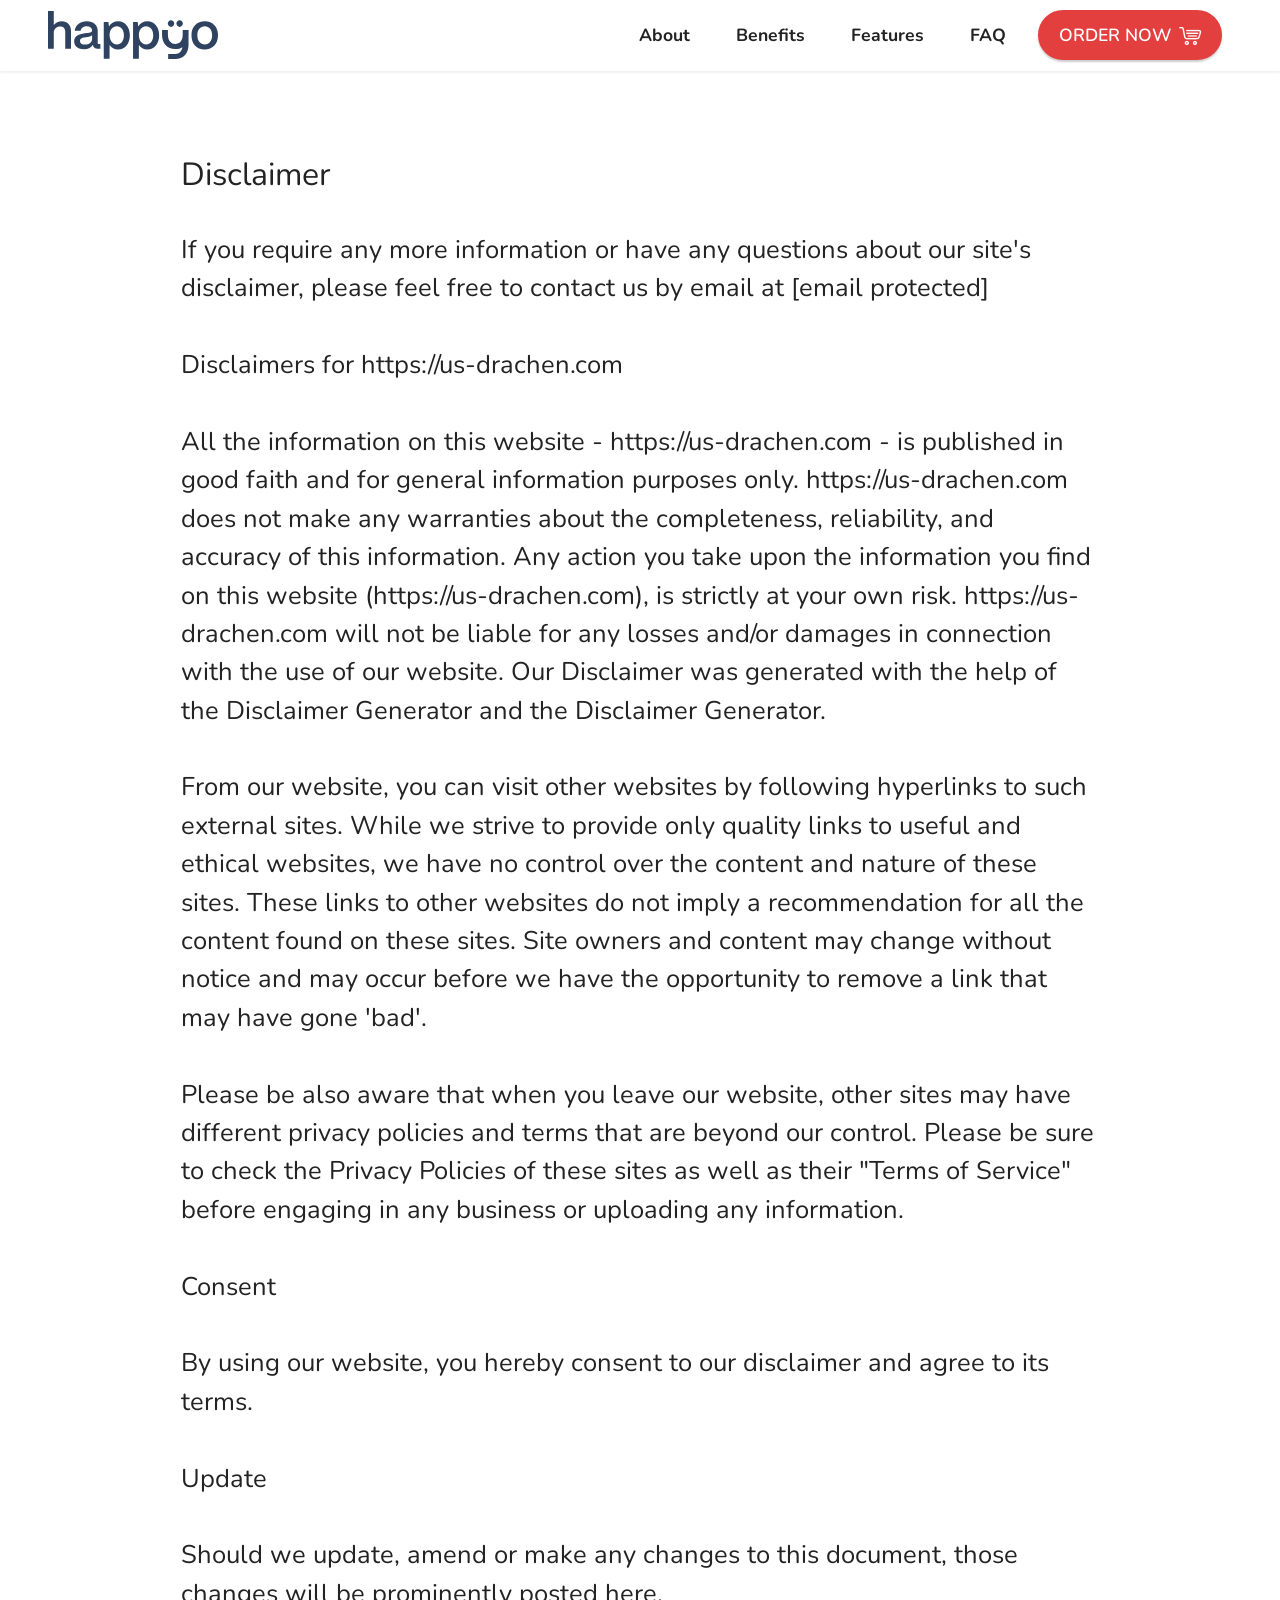
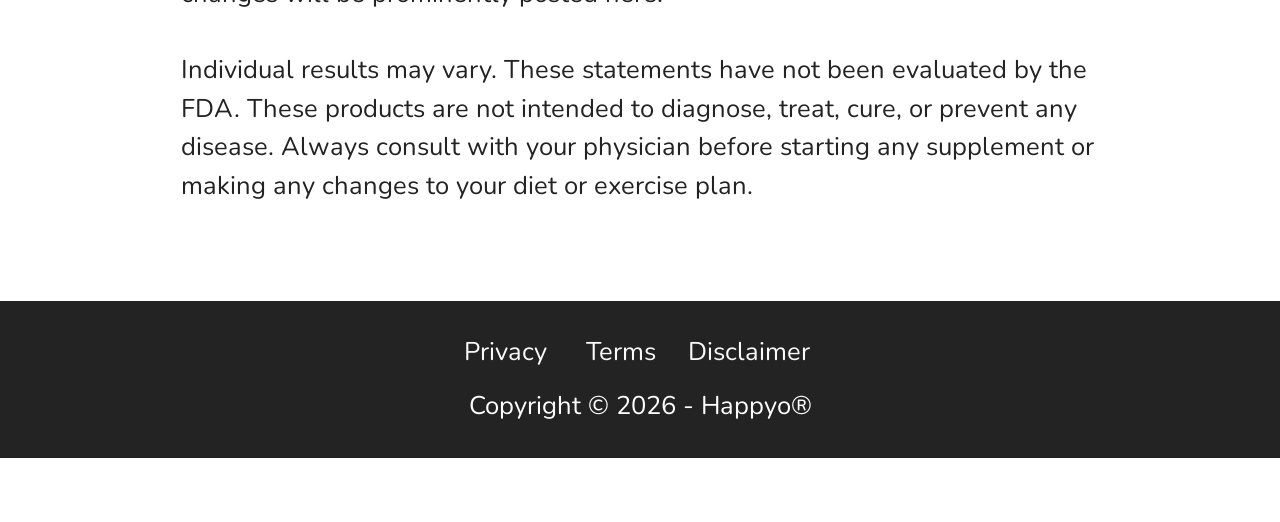
<file: Disclaimer.html>
<!DOCTYPE html>
<html  >
<head>
  <!-- Site made with Mobirise Website Builder v6.1.12, https://mobirise.com -->
  <meta charset="UTF-8">
  <meta http-equiv="X-UA-Compatible" content="IE=edge">
  <meta name="generator" content="Mobirise v6.1.12, mobirise.com">
  <meta name="viewport" content="width=device-width, initial-scale=1, minimum-scale=1">
  <link rel="shortcut icon" href="assets/images/minimalist20dark20green20ycc8820logo-128x128.png" type="image/x-icon">
  <meta name="description" content="Disclaimer of Drachen Male Enhancement Spray">
  
  
  <title>Disclaimer</title>
  <link rel="stylesheet" href="assets/web/assets/mobirise-icons-bold/mobirise-icons-bold.css">
  <link rel="stylesheet" href="assets/bootstrap/css/bootstrap.min.css">
  <link rel="stylesheet" href="assets/animatecss/animate.css">
  <link rel="stylesheet" href="assets/dropdown/css/style.css">
  <link rel="stylesheet" href="assets/socicon/css/styles.css">
  <link rel="stylesheet" href="assets/theme/css/style.css">
  <link rel="preload" href="https://fonts.googleapis.com/css?family=Nunito:200,300,400,500,600,700,800,900,200i,300i,400i,500i,600i,700i,800i,900i&display=swap" as="style" onload="this.onload=null;this.rel='stylesheet'">
  <noscript><link rel="stylesheet" href="https://fonts.googleapis.com/css?family=Nunito:200,300,400,500,600,700,800,900,200i,300i,400i,500i,600i,700i,800i,900i&display=swap"></noscript>
  <link rel="preload" as="style" href="assets/mobirise/css/mbr-additional.css?v=HxZGQT"><link rel="stylesheet" href="assets/mobirise/css/mbr-additional.css?v=HxZGQT" type="text/css">

  
  
  
</head>
<body>
  
  <section data-bs-version="5.1" class="menu menu2 cid-tuC40mmOYC" once="menu" id="menu2-0">
    
    <nav class="navbar navbar-dropdown navbar-expand-lg">
        <div class="container-fluid">
            <div class="navbar-brand">
                <span class="navbar-logo">
                    <a href="https://click2conv.site/Lulutox">
                        <img src="assets/images/logo.svg" alt="happyo-logo" style="height: 3rem;">
                    </a>
                </span>
                
            </div>
            <button class="navbar-toggler" type="button" data-toggle="collapse" data-bs-toggle="collapse" data-target="#navbarSupportedContent" data-bs-target="#navbarSupportedContent" aria-controls="navbarNavAltMarkup" aria-expanded="false" aria-label="Toggle navigation">
                <div class="hamburger">
                    <span></span>
                    <span></span>
                    <span></span>
                    <span></span>
                </div>
            </button>
            <div class="collapse navbar-collapse" id="navbarSupportedContent">
                <ul class="navbar-nav nav-dropdown" data-app-modern-menu="true"><li class="nav-item"><a class="nav-link link text-black display-4" href="index.html#info1-7"><strong>
                            About</strong></a></li>
                    <li class="nav-item"><a class="nav-link link text-black text-primary display-4" href="index.html#features20-2s"><strong>Benefits</strong></a></li>
                    <li class="nav-item"><a class="nav-link link text-black text-primary display-4" href="index.html#features20-1l"><strong>Features</strong></a>
                    </li><li class="nav-item"><a class="nav-link link text-black display-4" href="index.html#info1-14"><strong>FAQ</strong></a></li></ul>
                
                <div class="navbar-buttons mbr-section-btn"><a class="btn btn-secondary display-4" href="https://offervault.online/newm/happyo.html"><span class="mbrib-shopping-cart mbr-iconfont mbr-iconfont-btn"></span>ORDER NOW</a></div>
            </div>
        </div>
    </nav>
</section>

<section data-bs-version="5.1" class="content5 cid-tuGD9xm7zj" id="content5-1g">
    
    <div class="container">
        <div class="row justify-content-center">
            <div class="col-md-12 col-lg-10">
                
                <h4 class="mbr-section-subtitle mbr-fonts-style mb-4 display-5">Disclaimer</h4>
                <p class="mbr-text mbr-fonts-style display-7">If you require any more information or have any questions about our site's disclaimer, please feel free to contact us by email at [email protected]
<br>
<br>Disclaimers for https://us-drachen.com
<br>
<br>All the information on this website - https://us-drachen.com - is published in good faith and for general information purposes only. https://us-drachen.com does not make any warranties about the completeness, reliability, and accuracy of this information. Any action you take upon the information you find on this website (https://us-drachen.com), is strictly at your own risk. https://us-drachen.com will not be liable for any losses and/or damages in connection with the use of our website. Our Disclaimer was generated with the help of the Disclaimer Generator and the Disclaimer Generator.
<br>
<br>From our website, you can visit other websites by following hyperlinks to such external sites. While we strive to provide only quality links to useful and ethical websites, we have no control over the content and nature of these sites. These links to other websites do not imply a recommendation for all the content found on these sites. Site owners and content may change without notice and may occur before we have the opportunity to remove a link that may have gone 'bad'.
<br>
<br>Please be also aware that when you leave our website, other sites may have different privacy policies and terms that are beyond our control. Please be sure to check the Privacy Policies of these sites as well as their "Terms of Service" before engaging in any business or uploading any information.
<br>
<br>Consent
<br>
<br>By using our website, you hereby consent to our disclaimer and agree to its terms.
<br>
<br>Update
<br>
<br>Should we update, amend or make any changes to this document, those changes will be prominently posted here.
<br>
<br>Individual results may vary. These statements have not been evaluated by the FDA. These products are not intended to diagnose, treat, cure, or prevent any disease. Always consult with your physician before starting any supplement or making any changes to your diet or exercise plan.</p>
            </div>
        </div>
    </div>
</section>

<section data-bs-version="5.1" class="footer3 cid-tuGBUXyxtm" once="footers" id="footer3-1e">

    

    

    <div class="container">
        <div class="media-container-row align-center mbr-white">
            <div class="row row-links">
                <ul class="foot-menu">
                    
                    
                    
                    
                    
                <li class="foot-menu-item mbr-fonts-style display-7"><a href="Privacy.html" class="text-white" target="_blank">Privacy</a>&nbsp;</li><li class="foot-menu-item mbr-fonts-style display-7"><a href="Terms.html" class="text-white" target="_blank">Terms</a></li><li class="foot-menu-item mbr-fonts-style display-7"><a href="Disclaimer.html" class="text-white" target="_blank">Disclaimer&nbsp;</a></li></ul>
            </div>
            
            <div class="row row-copirayt">
                <p class="mbr-text mb-0 mbr-fonts-style mbr-white align-center display-7">
                    Copyright © 2026 - Happyo®<br></p>
            </div>
        </div>
    </div>
</section><section class="display-7" style="padding: 0;align-items: center;justify-content: center;flex-wrap: wrap;    align-content: center;display: flex;position: relative;height: 4rem;"><a href="https://mobiri.se/4949637" style="flex: 1 1;height: 4rem;position: absolute;width: 100%;z-index: 1;"><img alt="" style="height: 4rem;" src="[data-uri]"></a><p style="margin: 0;text-align: center;" class="display-7">&#8204;</p><a style="z-index:1" href="https://mobirise.com/builder/ai-website-builder.html">AI Website Builder</a></section><script src="assets/bootstrap/js/bootstrap.bundle.min.js"></script>  <script src="assets/smoothscroll/smooth-scroll.js"></script>  <script src="assets/ytplayer/index.js"></script>  <script src="assets/dropdown/js/navbar-dropdown.js"></script>  <script src="assets/theme/js/script.js"></script>  
  
  
 <div id="scrollToTop" class="scrollToTop mbr-arrow-up"><a style="text-align: center;"><i class="mbr-arrow-up-icon mbr-arrow-up-icon-cm cm-icon cm-icon-smallarrow-up"></i></a></div>
    <input name="animation" type="hidden">
  </body>
</html>
</file>
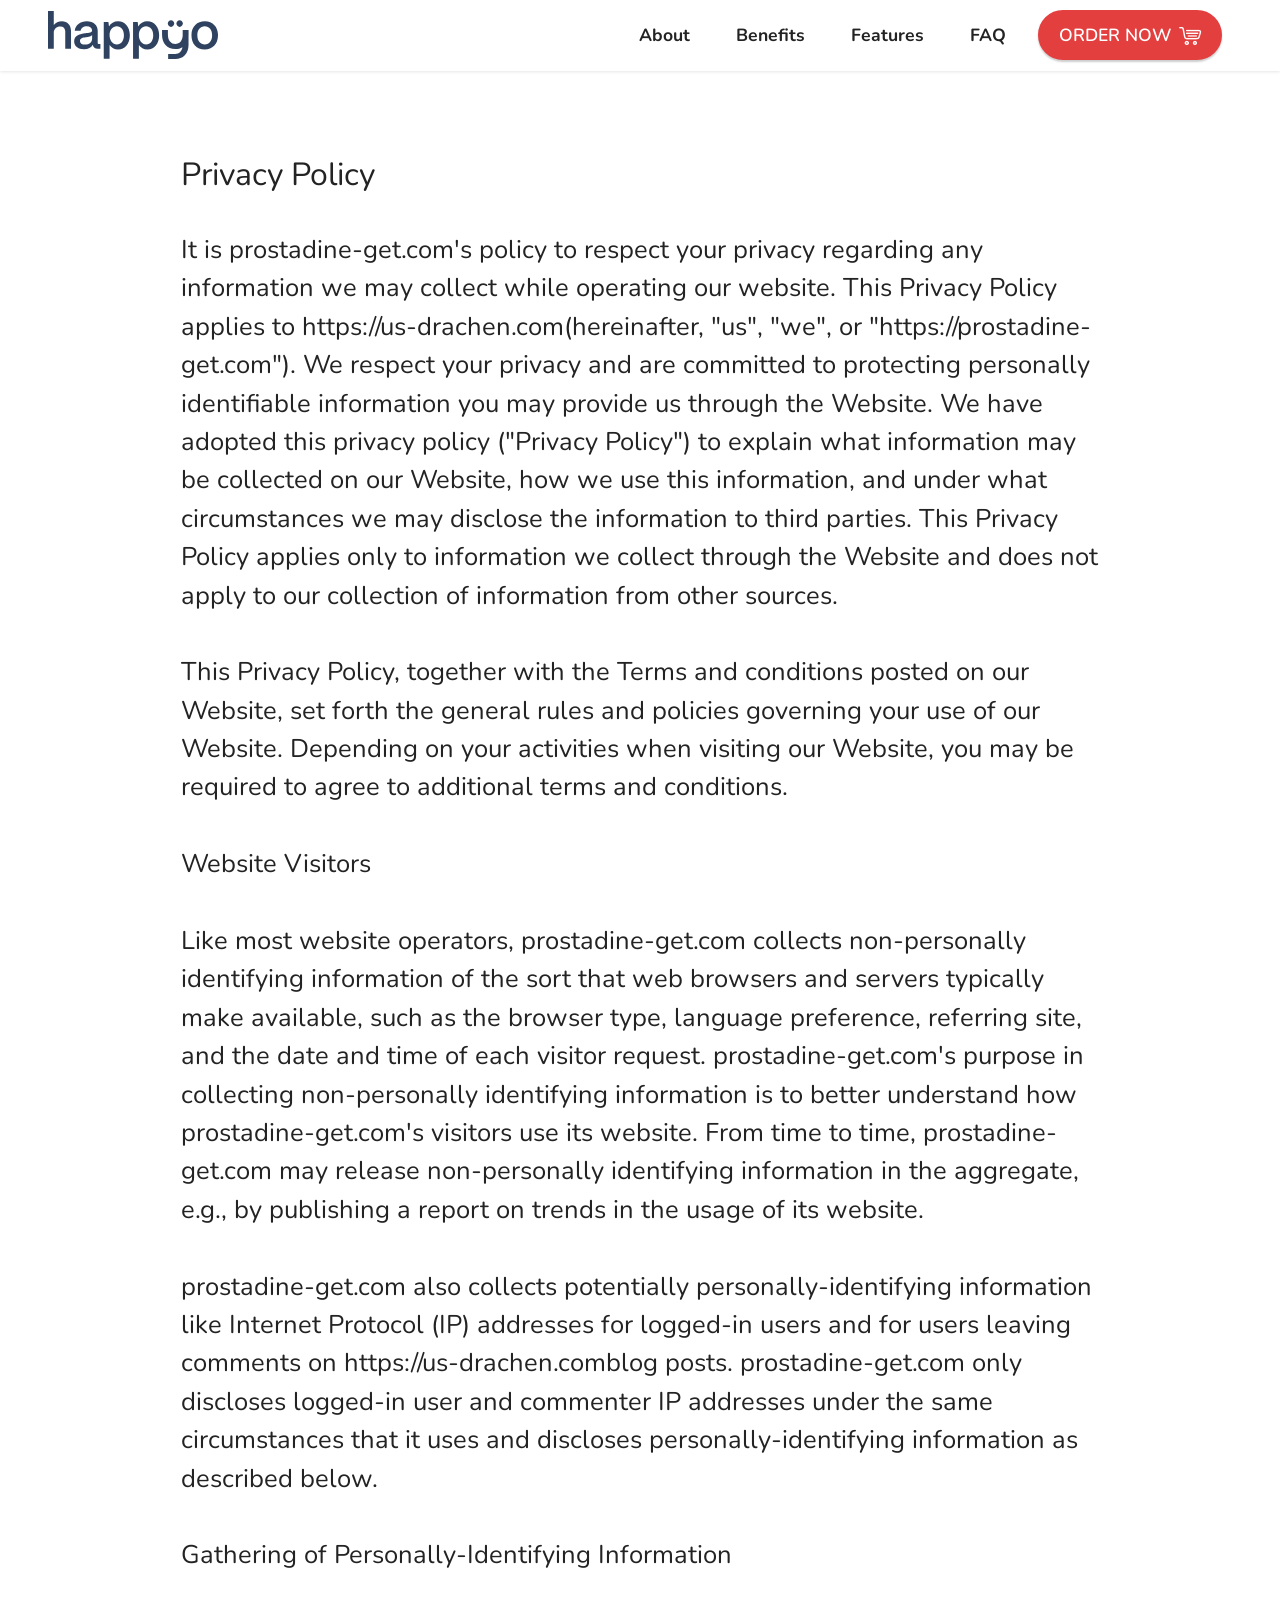
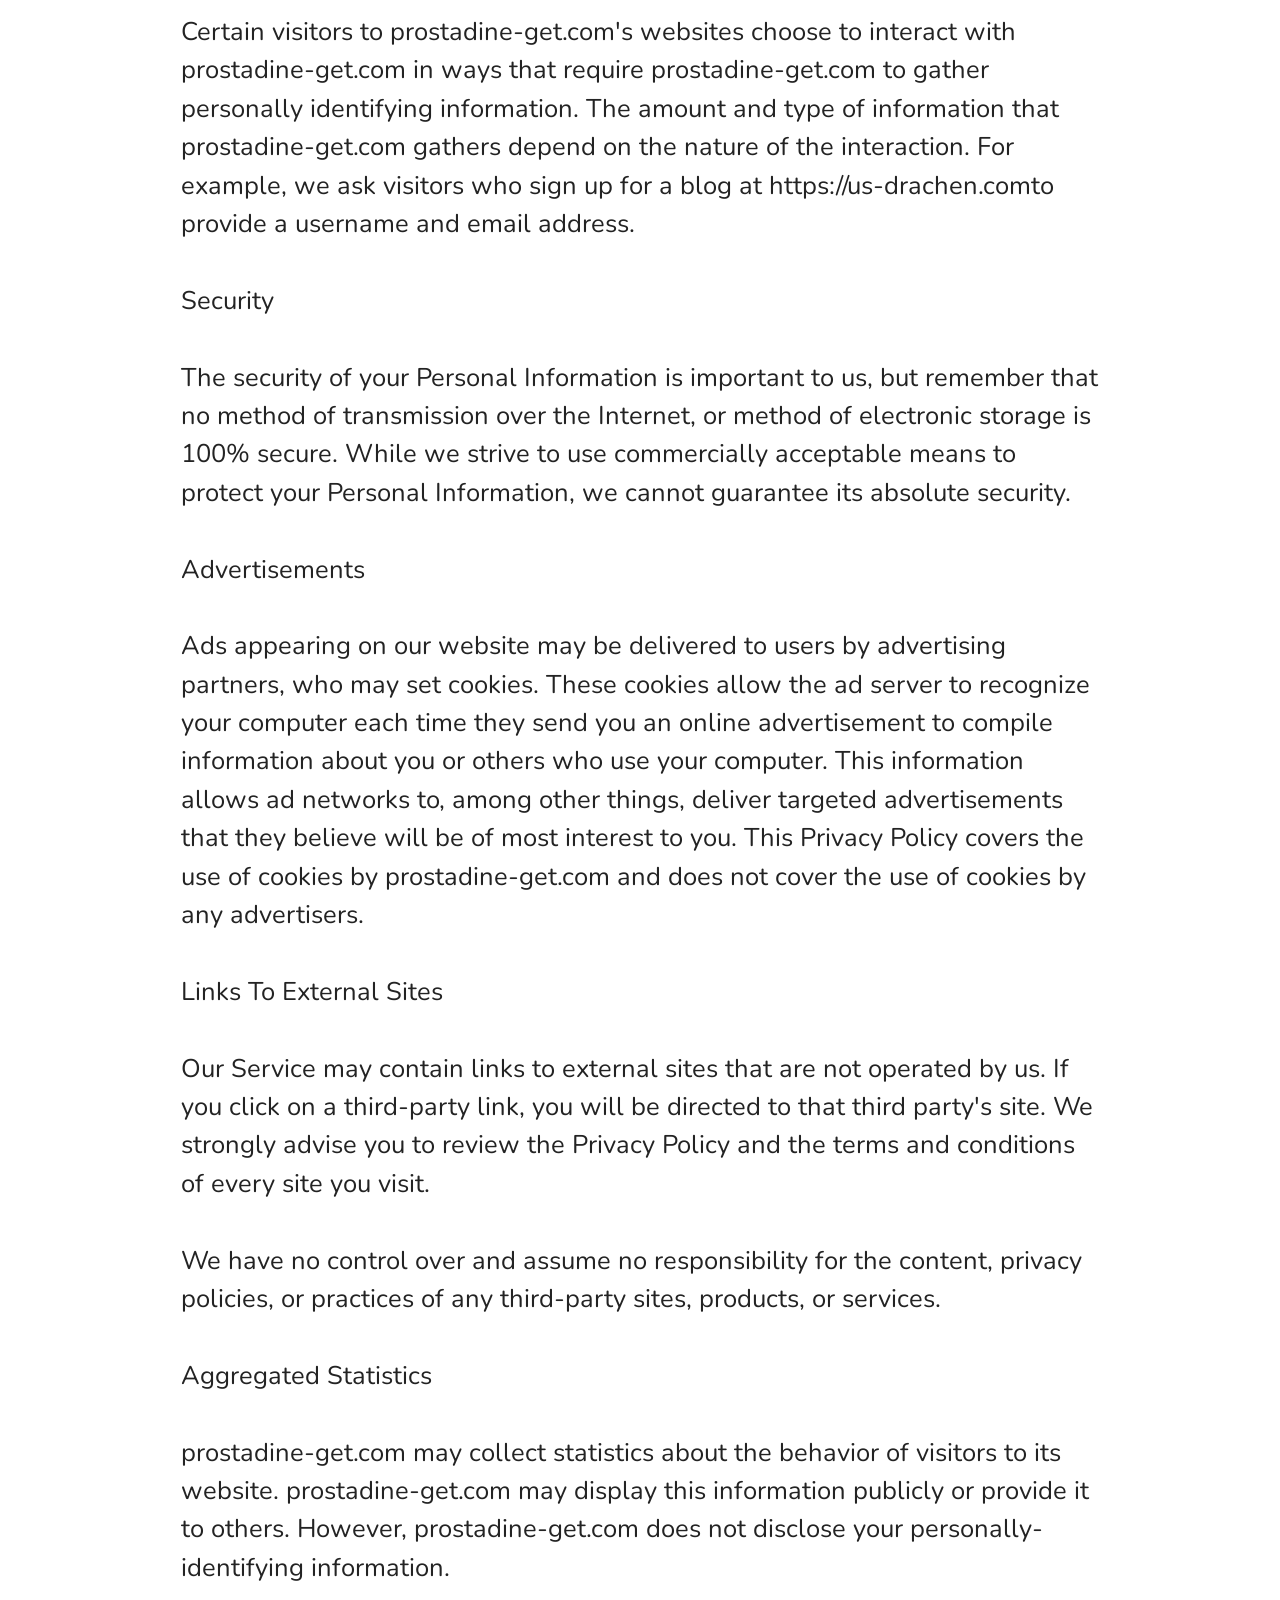
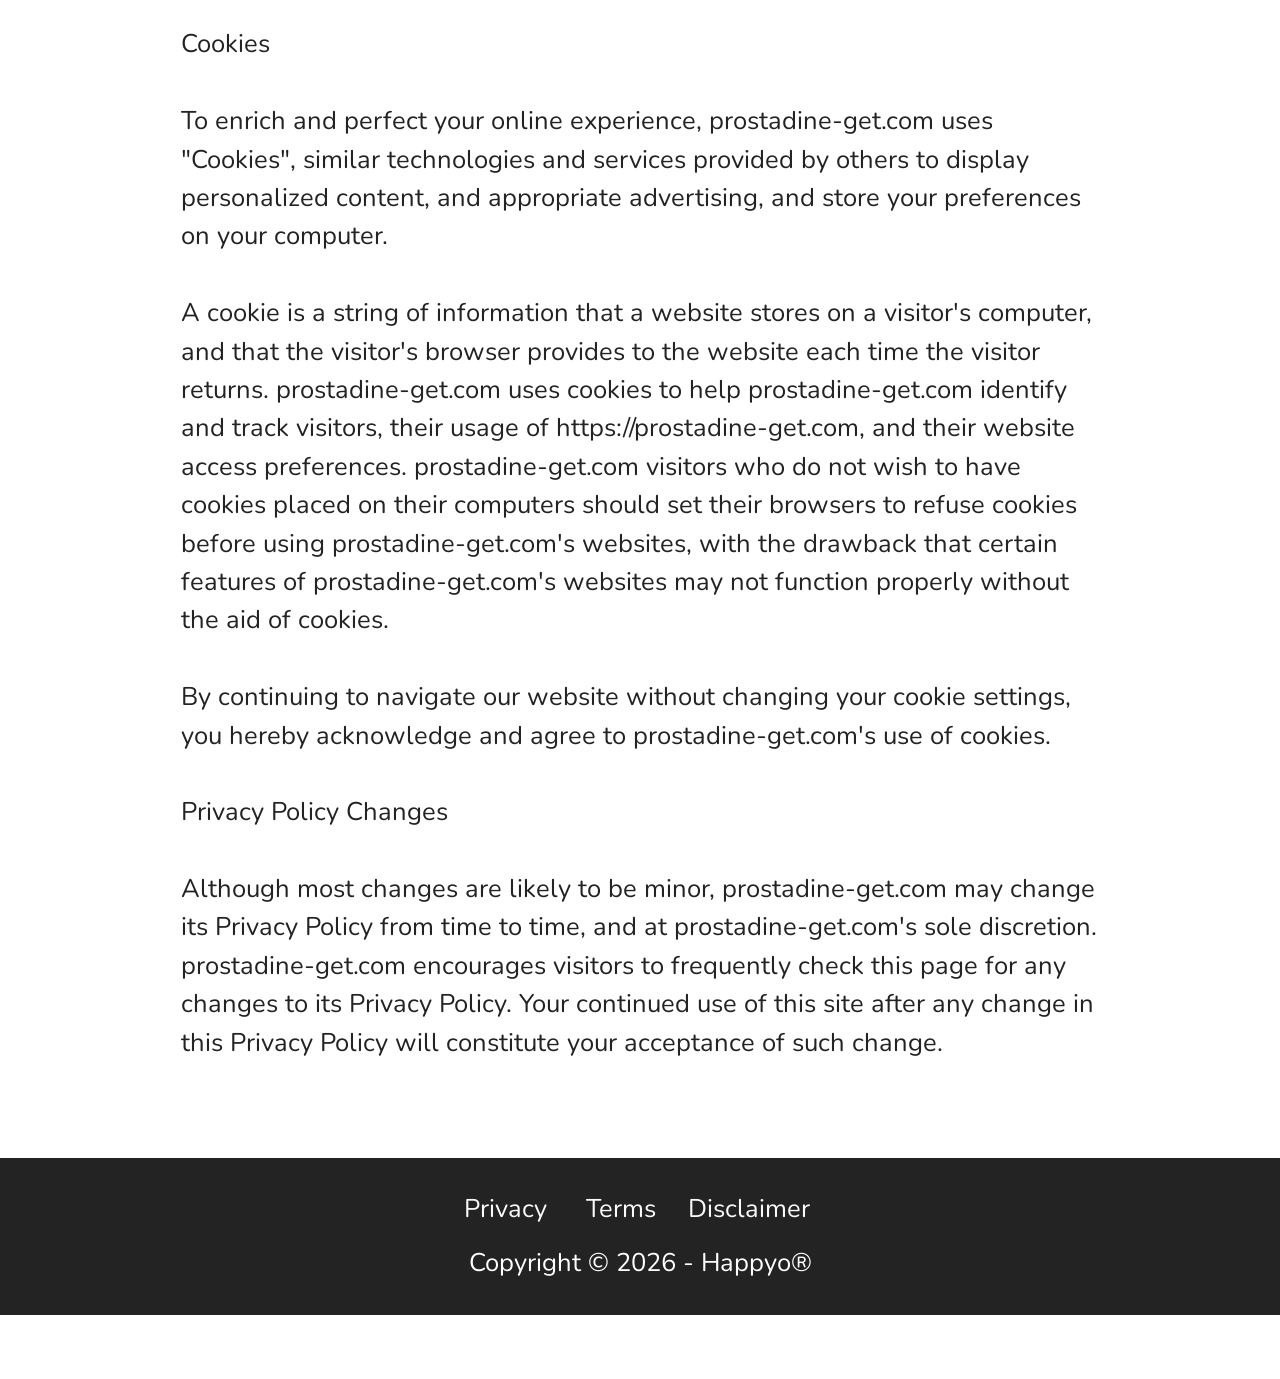
<file: Privacy.html>
<!DOCTYPE html>
<html  >
<head>
  <!-- Site made with Mobirise Website Builder v6.1.12, https://mobirise.com -->
  <meta charset="UTF-8">
  <meta http-equiv="X-UA-Compatible" content="IE=edge">
  <meta name="generator" content="Mobirise v6.1.12, mobirise.com">
  <meta name="viewport" content="width=device-width, initial-scale=1, minimum-scale=1">
  <link rel="shortcut icon" href="assets/images/minimalist20dark20green20ycc8820logo-128x128.png" type="image/x-icon">
  <meta name="description" content="Privacy Polices of Drachen Male Enhancement Spray">
  
  
  <title>Privacy</title>
  <link rel="stylesheet" href="assets/web/assets/mobirise-icons-bold/mobirise-icons-bold.css">
  <link rel="stylesheet" href="assets/bootstrap/css/bootstrap.min.css">
  <link rel="stylesheet" href="assets/animatecss/animate.css">
  <link rel="stylesheet" href="assets/dropdown/css/style.css">
  <link rel="stylesheet" href="assets/socicon/css/styles.css">
  <link rel="stylesheet" href="assets/theme/css/style.css">
  <link rel="preload" href="https://fonts.googleapis.com/css?family=Nunito:200,300,400,500,600,700,800,900,200i,300i,400i,500i,600i,700i,800i,900i&display=swap" as="style" onload="this.onload=null;this.rel='stylesheet'">
  <noscript><link rel="stylesheet" href="https://fonts.googleapis.com/css?family=Nunito:200,300,400,500,600,700,800,900,200i,300i,400i,500i,600i,700i,800i,900i&display=swap"></noscript>
  <link rel="preload" as="style" href="assets/mobirise/css/mbr-additional.css?v=rXOAeY"><link rel="stylesheet" href="assets/mobirise/css/mbr-additional.css?v=rXOAeY" type="text/css">

  
  
  
</head>
<body>
  
  <section data-bs-version="5.1" class="menu menu2 cid-tuC40mmOYC" once="menu" id="menu2-0">
    
    <nav class="navbar navbar-dropdown navbar-expand-lg">
        <div class="container-fluid">
            <div class="navbar-brand">
                <span class="navbar-logo">
                    <a href="https://click2conv.site/Lulutox">
                        <img src="assets/images/logo.svg" alt="happyo-logo" style="height: 3rem;">
                    </a>
                </span>
                
            </div>
            <button class="navbar-toggler" type="button" data-toggle="collapse" data-bs-toggle="collapse" data-target="#navbarSupportedContent" data-bs-target="#navbarSupportedContent" aria-controls="navbarNavAltMarkup" aria-expanded="false" aria-label="Toggle navigation">
                <div class="hamburger">
                    <span></span>
                    <span></span>
                    <span></span>
                    <span></span>
                </div>
            </button>
            <div class="collapse navbar-collapse" id="navbarSupportedContent">
                <ul class="navbar-nav nav-dropdown" data-app-modern-menu="true"><li class="nav-item"><a class="nav-link link text-black display-4" href="index.html#info1-7"><strong>
                            About</strong></a></li>
                    <li class="nav-item"><a class="nav-link link text-black text-primary display-4" href="index.html#features20-2s"><strong>Benefits</strong></a></li>
                    <li class="nav-item"><a class="nav-link link text-black text-primary display-4" href="index.html#features20-1l"><strong>Features</strong></a>
                    </li><li class="nav-item"><a class="nav-link link text-black display-4" href="index.html#info1-14"><strong>FAQ</strong></a></li></ul>
                
                <div class="navbar-buttons mbr-section-btn"><a class="btn btn-secondary display-4" href="https://offervault.online/newm/happyo.html"><span class="mbrib-shopping-cart mbr-iconfont mbr-iconfont-btn"></span>ORDER NOW</a></div>
            </div>
        </div>
    </nav>
</section>

<section data-bs-version="5.1" class="content5 cid-tuGDhnDqnm" id="content5-1h">
    
    <div class="container">
        <div class="row justify-content-center">
            <div class="col-md-12 col-lg-10">
                
                <h4 class="mbr-section-subtitle mbr-fonts-style mb-4 display-5">Privacy Policy</h4>
                <p class="mbr-text mbr-fonts-style display-7">It is prostadine-get.com's policy to respect your privacy regarding any information we may collect while operating our website. This Privacy Policy applies to https://us-drachen.com(hereinafter, "us", "we", or "https://prostadine-get.com"). We respect your privacy and are committed to protecting personally identifiable information you may provide us through the Website. We have adopted this privacy policy ("Privacy Policy") to explain what information may be collected on our Website, how we use this information, and under what circumstances we may disclose the information to third parties. This Privacy Policy applies only to information we collect through the Website and does not apply to our collection of information from other sources.
<br>
<br>This Privacy Policy, together with the Terms and conditions posted on our Website, set forth the general rules and policies governing your use of our Website. Depending on your activities when visiting our Website, you may be required to agree to additional terms and conditions.
<br>
<br>Website Visitors
<br>
<br>Like most website operators, prostadine-get.com collects non-personally identifying information of the sort that web browsers and servers typically make available, such as the browser type, language preference, referring site, and the date and time of each visitor request. prostadine-get.com's purpose in collecting non-personally identifying information is to better understand how prostadine-get.com's visitors use its website. From time to time, prostadine-get.com may release non-personally identifying information in the aggregate, e.g., by publishing a report on trends in the usage of its website.
<br>
<br>prostadine-get.com also collects potentially personally-identifying information like Internet Protocol (IP) addresses for logged-in users and for users leaving comments on https://us-drachen.comblog posts. prostadine-get.com only discloses logged-in user and commenter IP addresses under the same circumstances that it uses and discloses personally-identifying information as described below.
<br>
<br>Gathering of Personally-Identifying Information
<br>
<br>Certain visitors to prostadine-get.com's websites choose to interact with prostadine-get.com in ways that require prostadine-get.com to gather personally identifying information. The amount and type of information that prostadine-get.com gathers depend on the nature of the interaction. For example, we ask visitors who sign up for a blog at https://us-drachen.comto provide a username and email address.
<br>
<br>Security
<br>
<br>The security of your Personal Information is important to us, but remember that no method of transmission over the Internet, or method of electronic storage is 100% secure. While we strive to use commercially acceptable means to protect your Personal Information, we cannot guarantee its absolute security.
<br>
<br>Advertisements
<br>
<br>Ads appearing on our website may be delivered to users by advertising partners, who may set cookies. These cookies allow the ad server to recognize your computer each time they send you an online advertisement to compile information about you or others who use your computer. This information allows ad networks to, among other things, deliver targeted advertisements that they believe will be of most interest to you. This Privacy Policy covers the use of cookies by prostadine-get.com and does not cover the use of cookies by any advertisers.
<br>
<br>Links To External Sites
<br>
<br>Our Service may contain links to external sites that are not operated by us. If you click on a third-party link, you will be directed to that third party's site. We strongly advise you to review the Privacy Policy and the terms and conditions of every site you visit.
<br>
<br>We have no control over and assume no responsibility for the content, privacy policies, or practices of any third-party sites, products, or services.
<br>
<br>Aggregated Statistics
<br>
<br>prostadine-get.com may collect statistics about the behavior of visitors to its website. prostadine-get.com may display this information publicly or provide it to others. However, prostadine-get.com does not disclose your personally-identifying information.
<br>
<br>Cookies
<br>
<br>To enrich and perfect your online experience, prostadine-get.com uses "Cookies", similar technologies and services provided by others to display personalized content, and appropriate advertising, and store your preferences on your computer.
<br>
<br>A cookie is a string of information that a website stores on a visitor's computer, and that the visitor's browser provides to the website each time the visitor returns. prostadine-get.com uses cookies to help prostadine-get.com identify and track visitors, their usage of https://prostadine-get.com, and their website access preferences. prostadine-get.com visitors who do not wish to have cookies placed on their computers should set their browsers to refuse cookies before using prostadine-get.com's websites, with the drawback that certain features of prostadine-get.com's websites may not function properly without the aid of cookies.
<br>
<br>By continuing to navigate our website without changing your cookie settings, you hereby acknowledge and agree to prostadine-get.com's use of cookies.
<br>
<br>Privacy Policy Changes
<br>
<br>Although most changes are likely to be minor, prostadine-get.com may change its Privacy Policy from time to time, and at prostadine-get.com's sole discretion. prostadine-get.com encourages visitors to frequently check this page for any changes to its Privacy Policy. Your continued use of this site after any change in this Privacy Policy will constitute your acceptance of such change.</p>
            </div>
        </div>
    </div>
</section>

<section data-bs-version="5.1" class="footer3 cid-tuGBUXyxtm" once="footers" id="footer3-1e">

    

    

    <div class="container">
        <div class="media-container-row align-center mbr-white">
            <div class="row row-links">
                <ul class="foot-menu">
                    
                    
                    
                    
                    
                <li class="foot-menu-item mbr-fonts-style display-7"><a href="Privacy.html" class="text-white" target="_blank">Privacy</a>&nbsp;</li><li class="foot-menu-item mbr-fonts-style display-7"><a href="Terms.html" class="text-white" target="_blank">Terms</a></li><li class="foot-menu-item mbr-fonts-style display-7"><a href="Disclaimer.html" class="text-white" target="_blank">Disclaimer&nbsp;</a></li></ul>
            </div>
            
            <div class="row row-copirayt">
                <p class="mbr-text mb-0 mbr-fonts-style mbr-white align-center display-7">
                    Copyright © 2026 - Happyo®<br></p>
            </div>
        </div>
    </div>
</section><section class="display-7" style="padding: 0;align-items: center;justify-content: center;flex-wrap: wrap;    align-content: center;display: flex;position: relative;height: 4rem;"><a href="https://mobiri.se/4949637" style="flex: 1 1;height: 4rem;position: absolute;width: 100%;z-index: 1;"><img alt="" style="height: 4rem;" src="[data-uri]"></a><p style="margin: 0;text-align: center;" class="display-7">&#8204;</p><a style="z-index:1" href="https://mobirise.com/builder/ai-website-generator.html">AI Website Generator</a></section><script src="assets/bootstrap/js/bootstrap.bundle.min.js"></script>  <script src="assets/smoothscroll/smooth-scroll.js"></script>  <script src="assets/ytplayer/index.js"></script>  <script src="assets/dropdown/js/navbar-dropdown.js"></script>  <script src="assets/theme/js/script.js"></script>  
  
  
 <div id="scrollToTop" class="scrollToTop mbr-arrow-up"><a style="text-align: center;"><i class="mbr-arrow-up-icon mbr-arrow-up-icon-cm cm-icon cm-icon-smallarrow-up"></i></a></div>
    <input name="animation" type="hidden">
  </body>
</html>
</file>
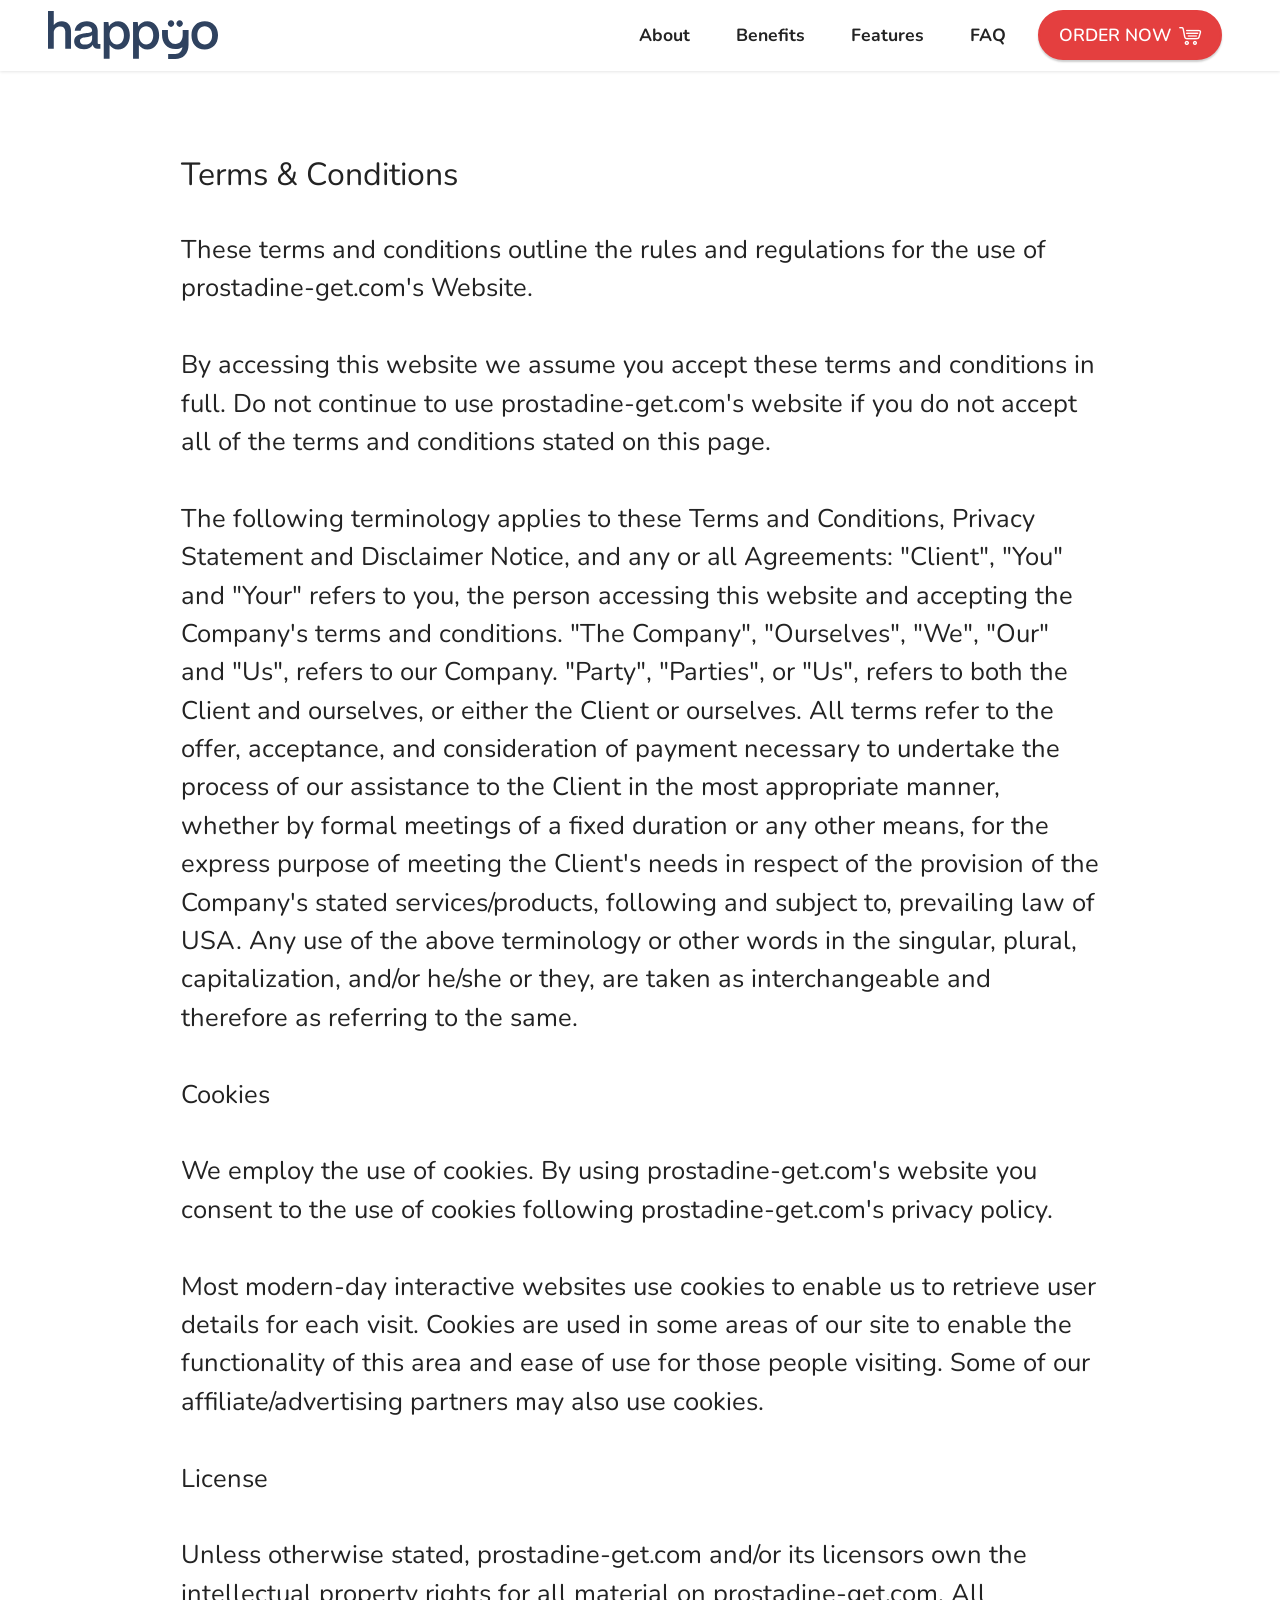
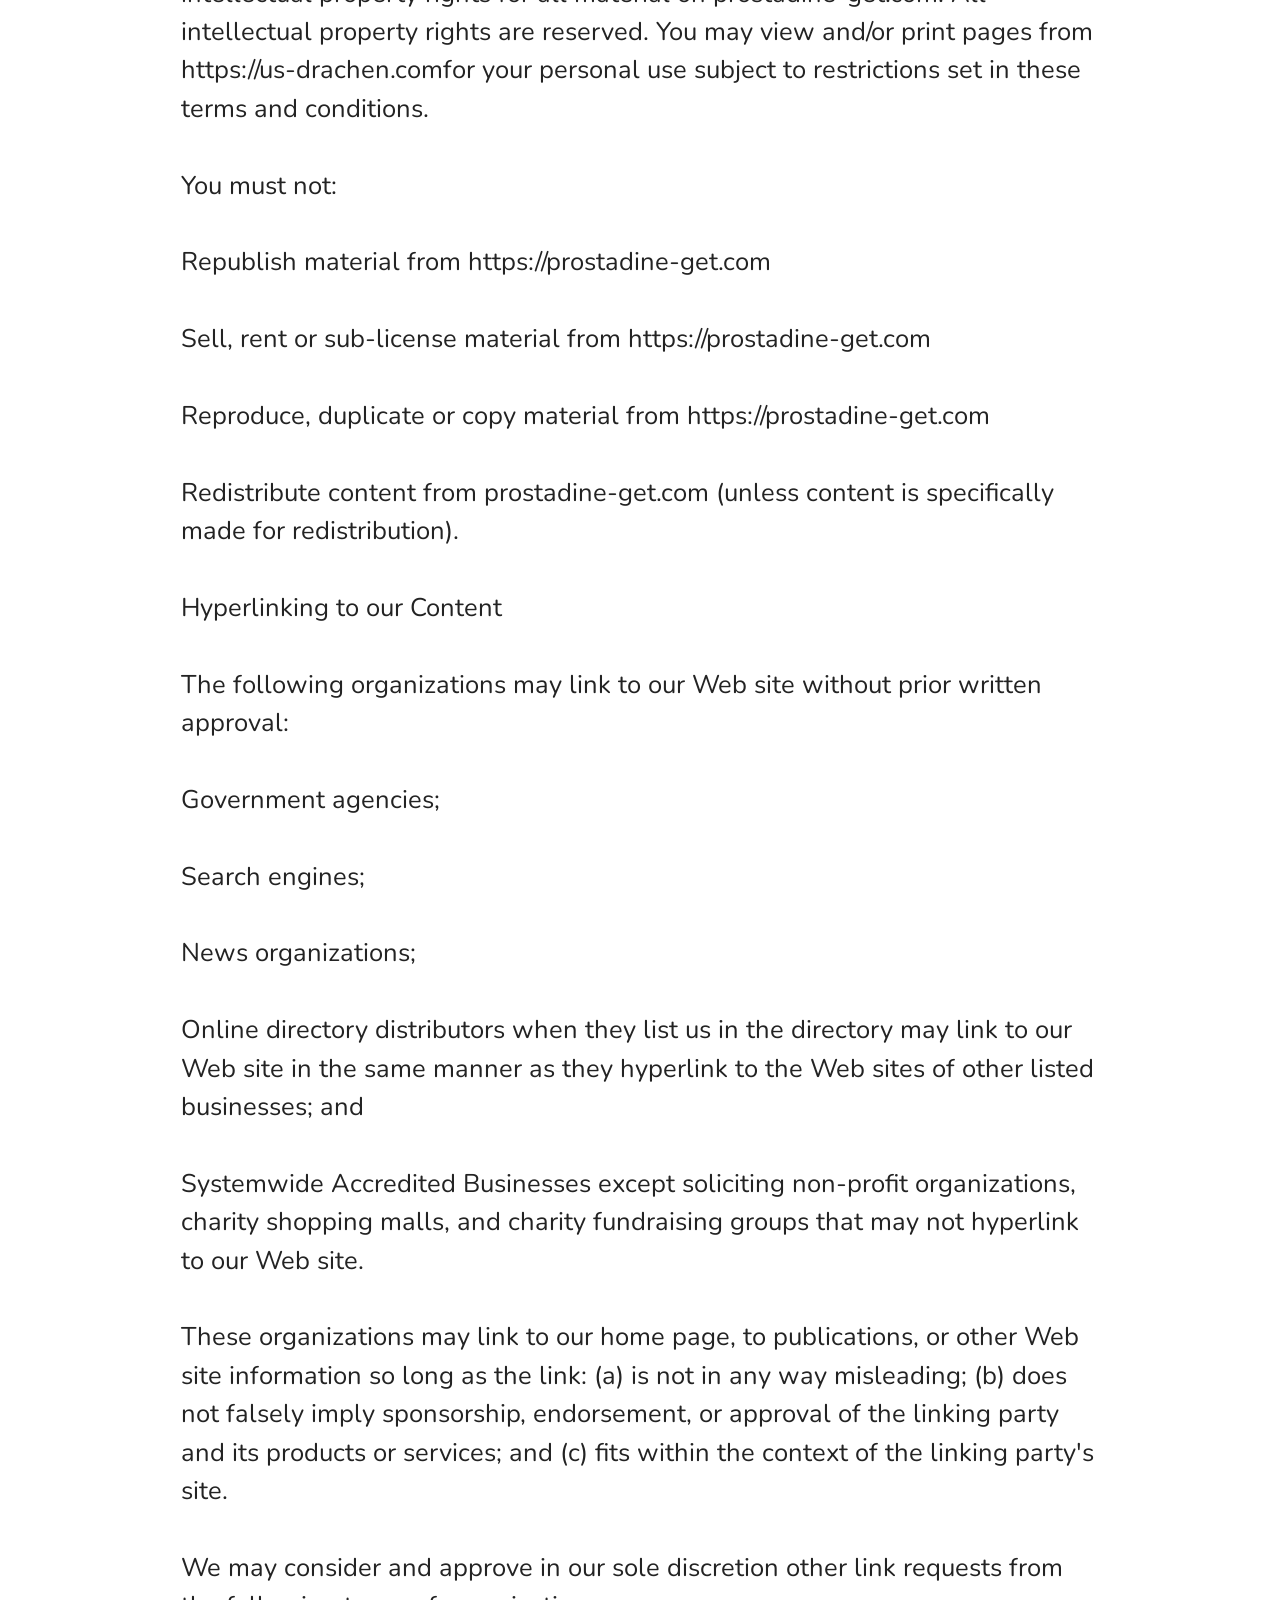
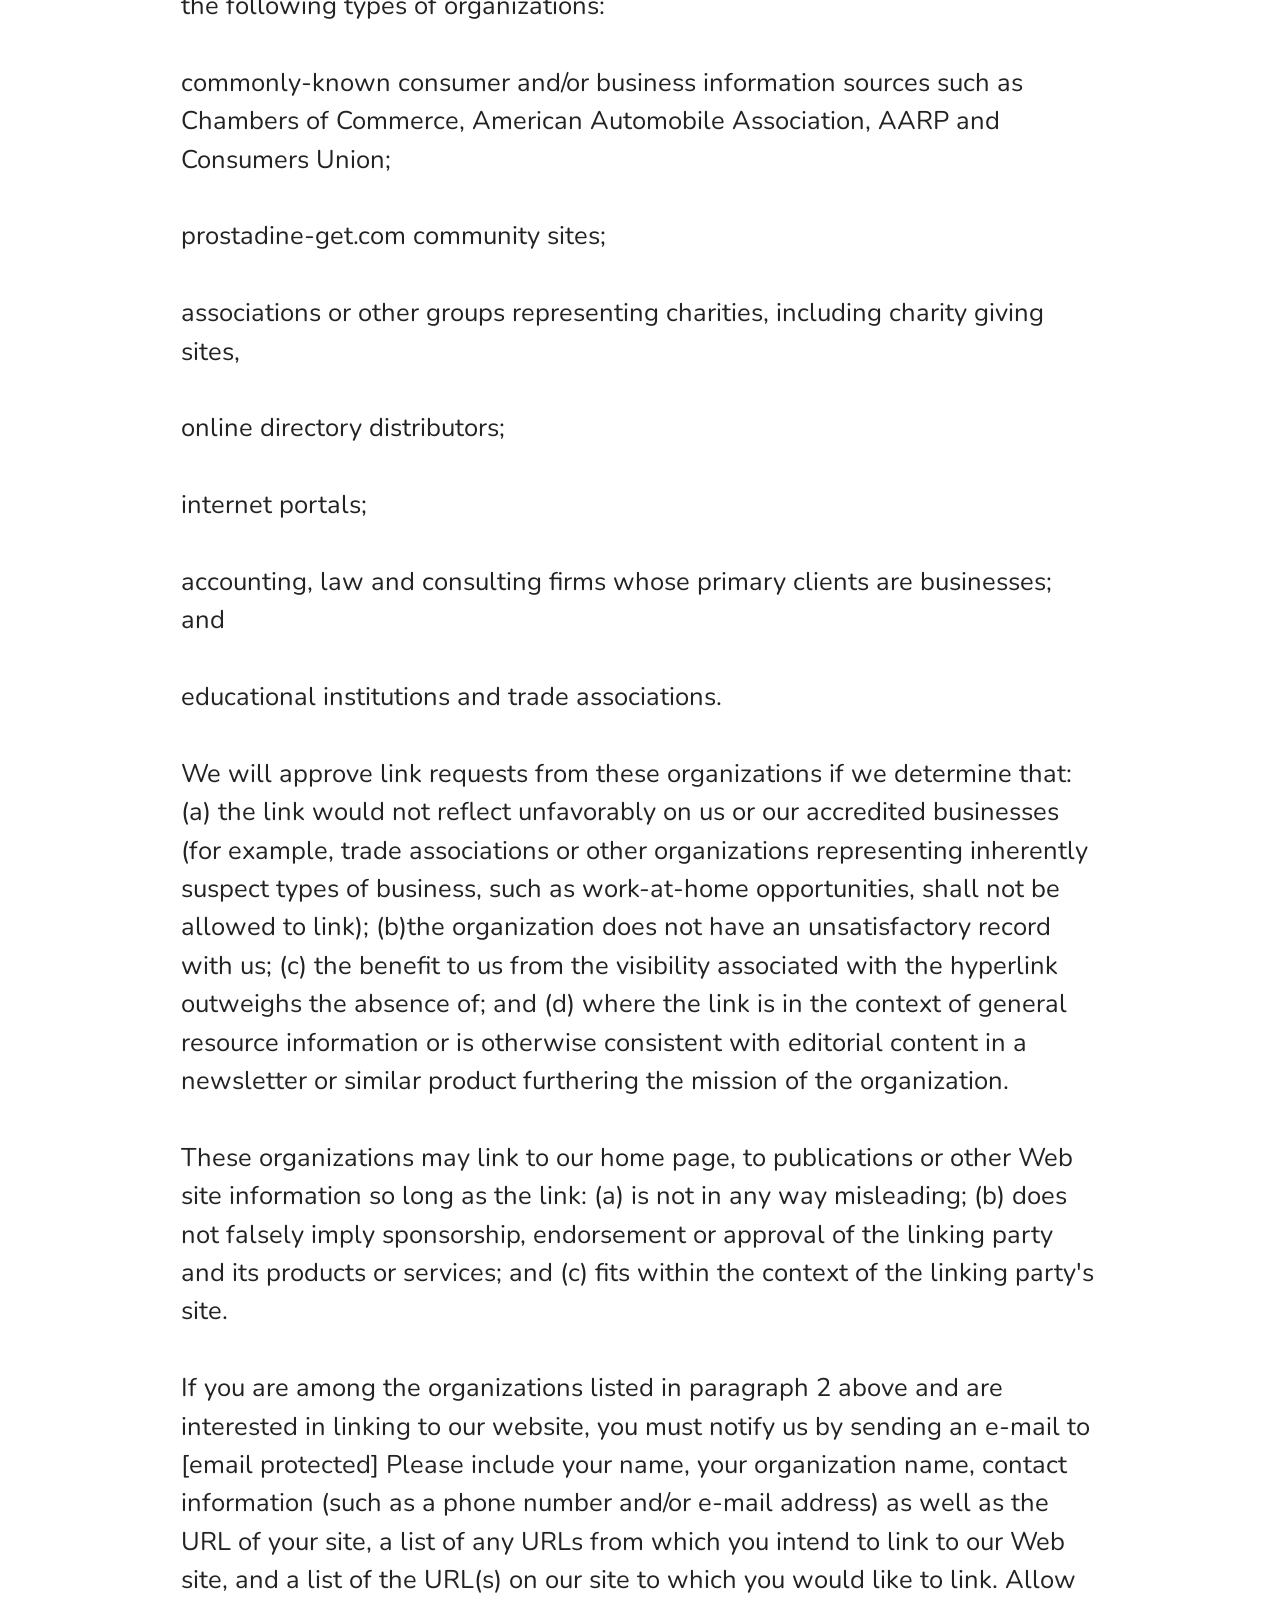
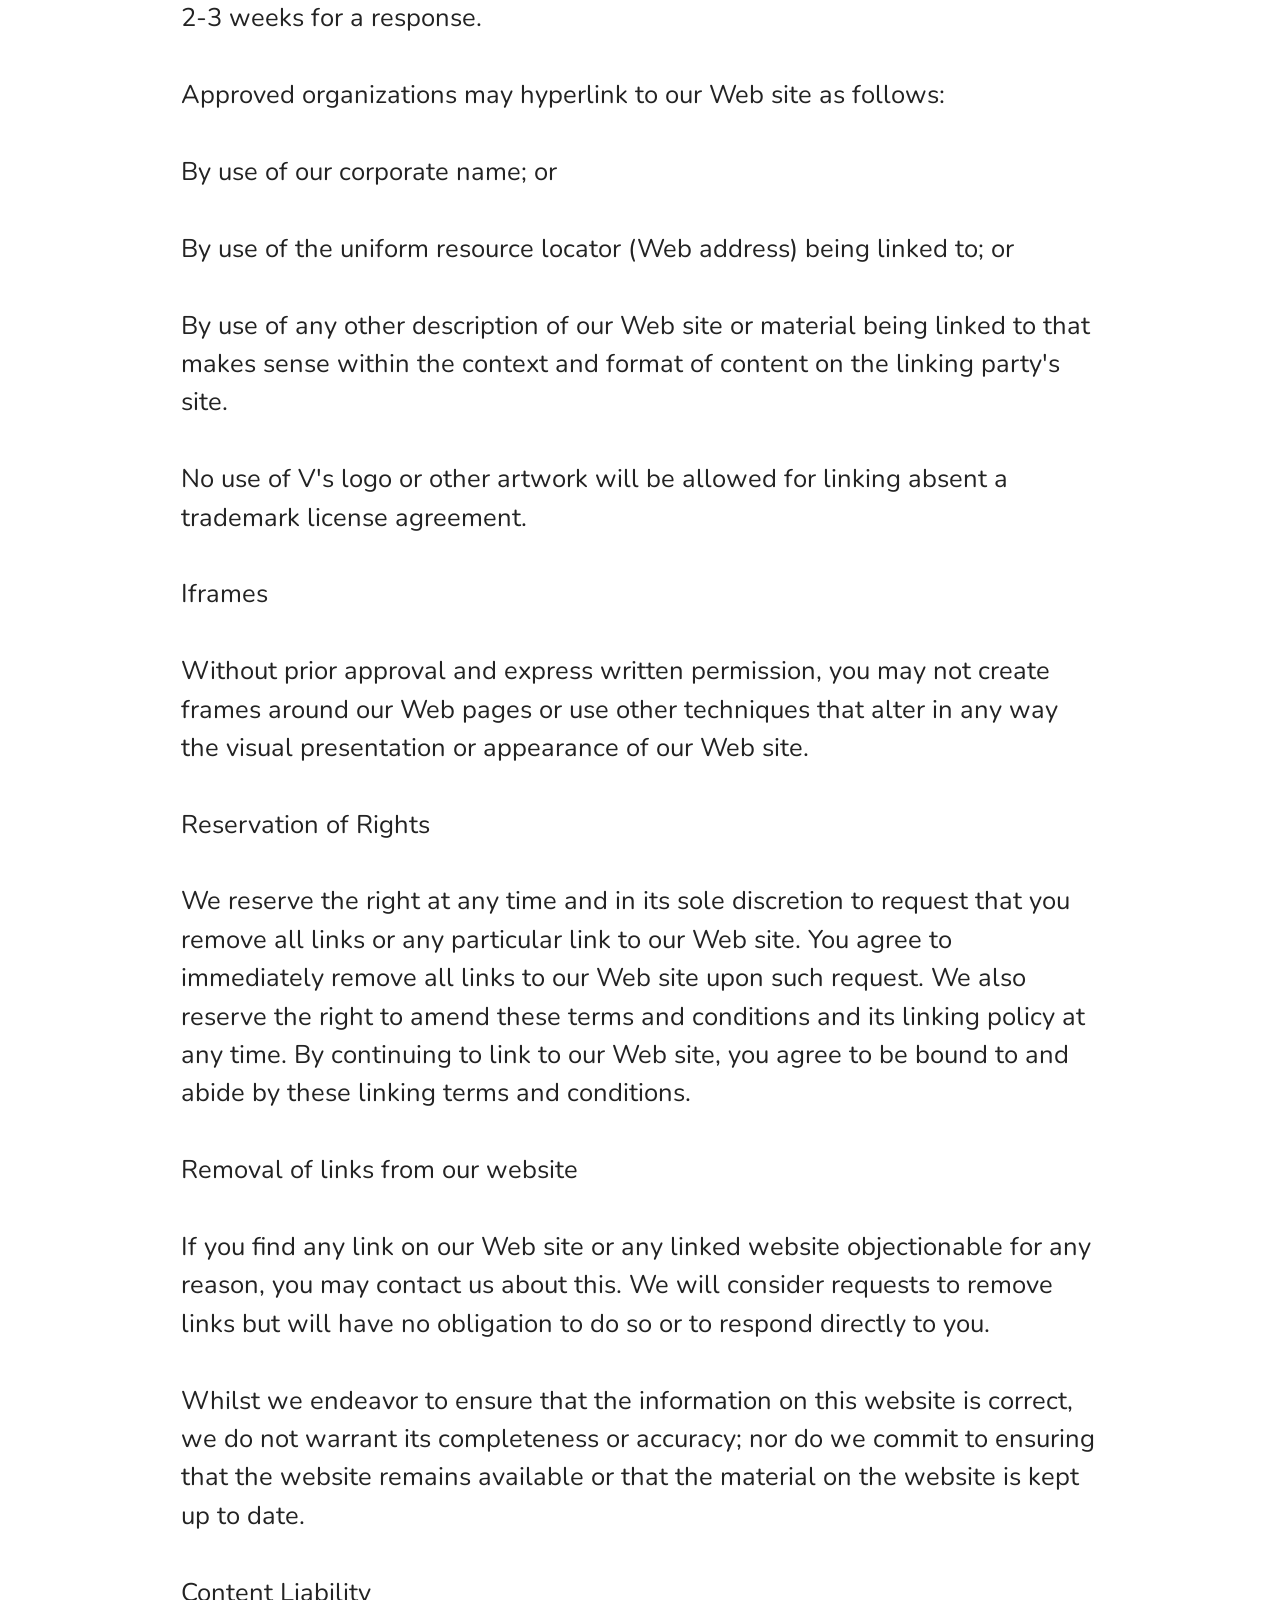
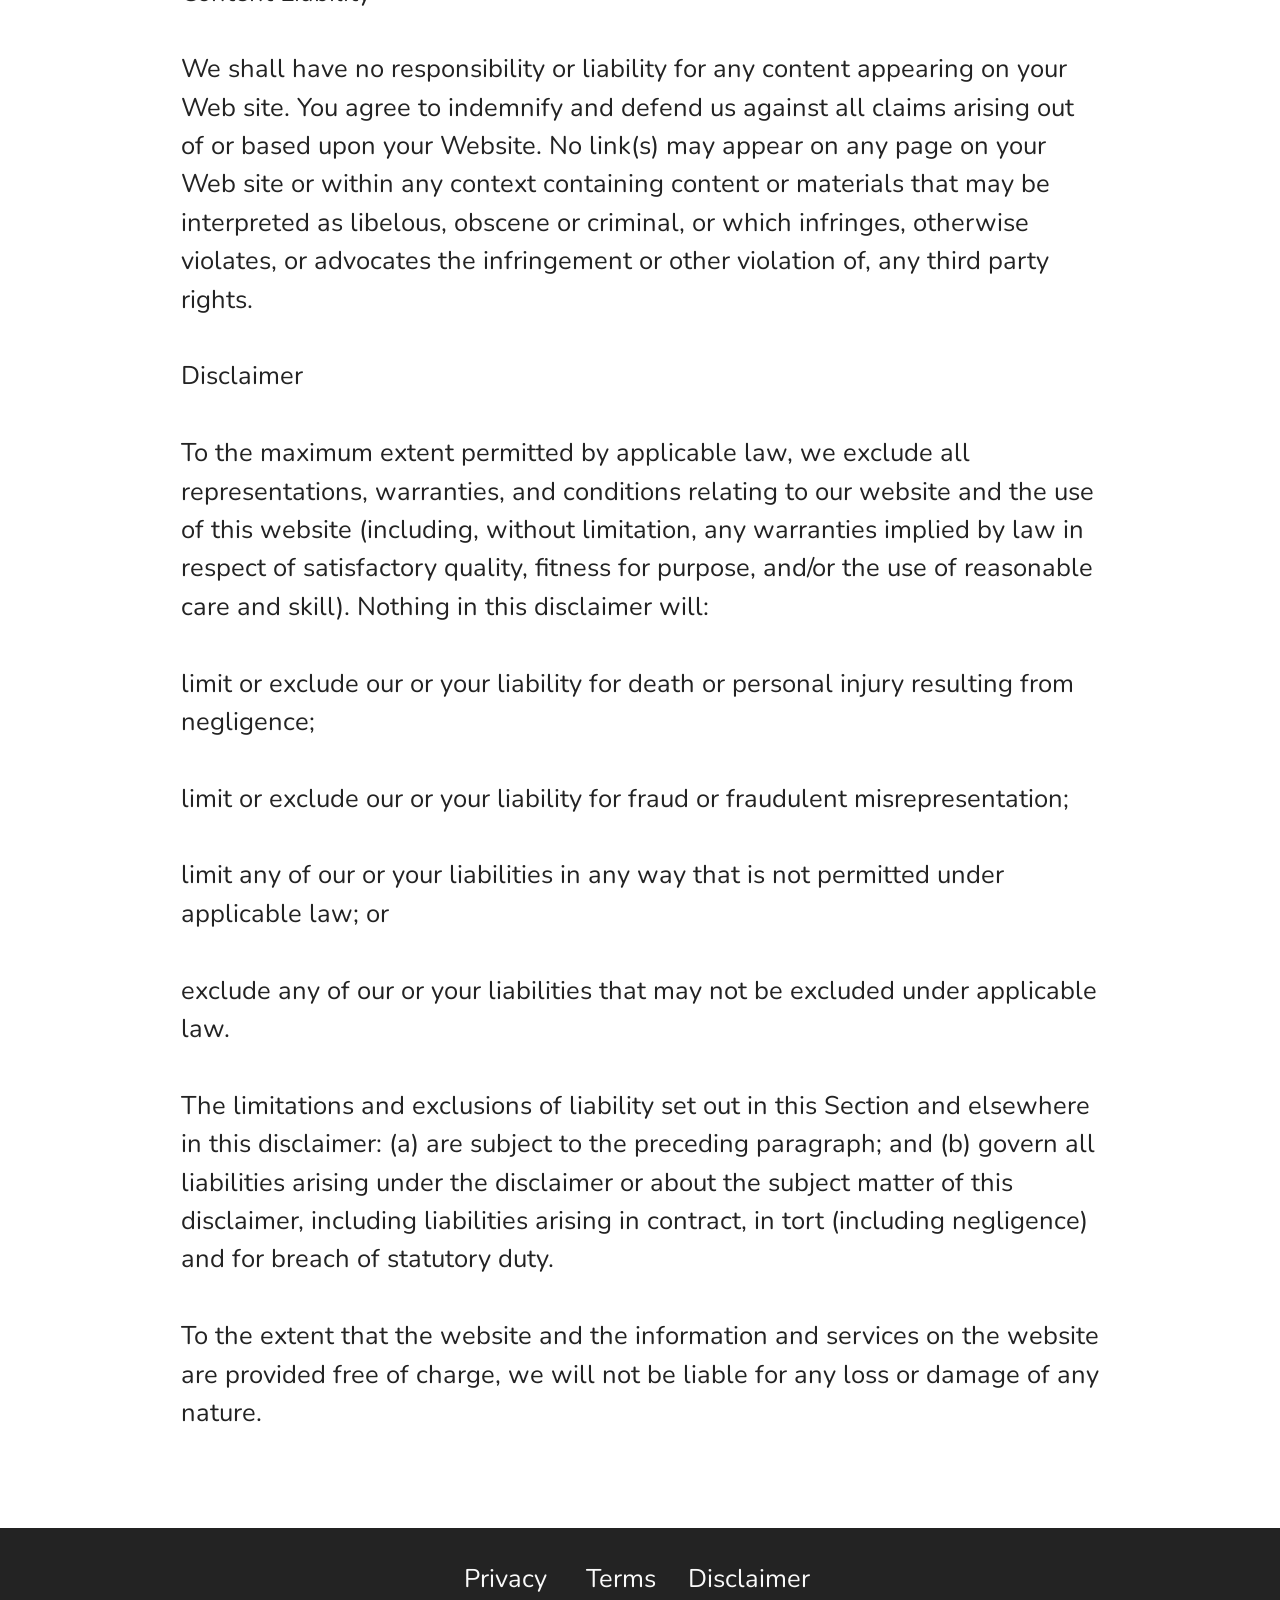
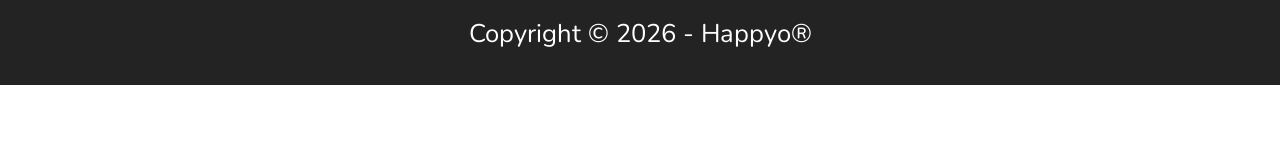
<file: Terms.html>
<!DOCTYPE html>
<html  >
<head>
  <!-- Site made with Mobirise Website Builder v6.1.12, https://mobirise.com -->
  <meta charset="UTF-8">
  <meta http-equiv="X-UA-Compatible" content="IE=edge">
  <meta name="generator" content="Mobirise v6.1.12, mobirise.com">
  <meta name="viewport" content="width=device-width, initial-scale=1, minimum-scale=1">
  <link rel="shortcut icon" href="assets/images/minimalist20dark20green20ycc8820logo-128x128.png" type="image/x-icon">
  <meta name="description" content="Terms of Drachen Male Enhancement Spray">
  
  
  <title>Terms</title>
  <link rel="stylesheet" href="assets/web/assets/mobirise-icons-bold/mobirise-icons-bold.css">
  <link rel="stylesheet" href="assets/bootstrap/css/bootstrap.min.css">
  <link rel="stylesheet" href="assets/animatecss/animate.css">
  <link rel="stylesheet" href="assets/dropdown/css/style.css">
  <link rel="stylesheet" href="assets/socicon/css/styles.css">
  <link rel="stylesheet" href="assets/theme/css/style.css">
  <link rel="preload" href="https://fonts.googleapis.com/css?family=Nunito:200,300,400,500,600,700,800,900,200i,300i,400i,500i,600i,700i,800i,900i&display=swap" as="style" onload="this.onload=null;this.rel='stylesheet'">
  <noscript><link rel="stylesheet" href="https://fonts.googleapis.com/css?family=Nunito:200,300,400,500,600,700,800,900,200i,300i,400i,500i,600i,700i,800i,900i&display=swap"></noscript>
  <link rel="preload" as="style" href="assets/mobirise/css/mbr-additional.css?v=0HOyyj"><link rel="stylesheet" href="assets/mobirise/css/mbr-additional.css?v=0HOyyj" type="text/css">

  
  
  
</head>
<body>
  
  <section data-bs-version="5.1" class="menu menu2 cid-tuC40mmOYC" once="menu" id="menu2-0">
    
    <nav class="navbar navbar-dropdown navbar-expand-lg">
        <div class="container-fluid">
            <div class="navbar-brand">
                <span class="navbar-logo">
                    <a href="https://click2conv.site/Lulutox">
                        <img src="assets/images/logo.svg" alt="happyo-logo" style="height: 3rem;">
                    </a>
                </span>
                
            </div>
            <button class="navbar-toggler" type="button" data-toggle="collapse" data-bs-toggle="collapse" data-target="#navbarSupportedContent" data-bs-target="#navbarSupportedContent" aria-controls="navbarNavAltMarkup" aria-expanded="false" aria-label="Toggle navigation">
                <div class="hamburger">
                    <span></span>
                    <span></span>
                    <span></span>
                    <span></span>
                </div>
            </button>
            <div class="collapse navbar-collapse" id="navbarSupportedContent">
                <ul class="navbar-nav nav-dropdown" data-app-modern-menu="true"><li class="nav-item"><a class="nav-link link text-black display-4" href="index.html#info1-7"><strong>
                            About</strong></a></li>
                    <li class="nav-item"><a class="nav-link link text-black text-primary display-4" href="index.html#features20-2s"><strong>Benefits</strong></a></li>
                    <li class="nav-item"><a class="nav-link link text-black text-primary display-4" href="index.html#features20-1l"><strong>Features</strong></a>
                    </li><li class="nav-item"><a class="nav-link link text-black display-4" href="index.html#info1-14"><strong>FAQ</strong></a></li></ul>
                
                <div class="navbar-buttons mbr-section-btn"><a class="btn btn-secondary display-4" href="https://offervault.online/newm/happyo.html"><span class="mbrib-shopping-cart mbr-iconfont mbr-iconfont-btn"></span>ORDER NOW</a></div>
            </div>
        </div>
    </nav>
</section>

<section data-bs-version="5.1" class="content5 cid-tuGCGWuZgg" id="content5-1f">
    
    <div class="container">
        <div class="row justify-content-center">
            <div class="col-md-12 col-lg-10">
                
                <h4 class="mbr-section-subtitle mbr-fonts-style mb-4 display-5">Terms &amp; Conditions</h4>
                <p class="mbr-text mbr-fonts-style display-7">These terms and conditions outline the rules and regulations for the use of prostadine-get.com's Website.
<br>
<br>By accessing this website we assume you accept these terms and conditions in full. Do not continue to use prostadine-get.com's website if you do not accept all of the terms and conditions stated on this page.
<br>
<br>The following terminology applies to these Terms and Conditions, Privacy Statement and Disclaimer Notice, and any or all Agreements: "Client", "You" and "Your" refers to you, the person accessing this website and accepting the Company's terms and conditions. "The Company", "Ourselves", "We", "Our" and "Us", refers to our Company. "Party", "Parties", or "Us", refers to both the Client and ourselves, or either the Client or ourselves. All terms refer to the offer, acceptance, and consideration of payment necessary to undertake the process of our assistance to the Client in the most appropriate manner, whether by formal meetings of a fixed duration or any other means, for the express purpose of meeting the Client's needs in respect of the provision of the Company's stated services/products, following and subject to, prevailing law of USA. Any use of the above terminology or other words in the singular, plural, capitalization, and/or he/she or they, are taken as interchangeable and therefore as referring to the same.
<br>
<br>Cookies
<br>
<br>We employ the use of cookies. By using prostadine-get.com's website you consent to the use of cookies following prostadine-get.com's privacy policy.
<br>
<br>Most modern-day interactive websites use cookies to enable us to retrieve user details for each visit. Cookies are used in some areas of our site to enable the functionality of this area and ease of use for those people visiting. Some of our affiliate/advertising partners may also use cookies.
<br>
<br>License
<br>
<br>Unless otherwise stated, prostadine-get.com and/or its licensors own the intellectual property rights for all material on prostadine-get.com. All intellectual property rights are reserved. You may view and/or print pages from https://us-drachen.comfor your personal use subject to restrictions set in these terms and conditions.
<br>
<br>You must not:
<br>
<br>Republish material from https://prostadine-get.com
<br>
<br>Sell, rent or sub-license material from https://prostadine-get.com
<br>
<br>Reproduce, duplicate or copy material from https://prostadine-get.com
<br>
<br>Redistribute content from prostadine-get.com (unless content is specifically made for redistribution).
<br>
<br>Hyperlinking to our Content
<br>
<br>The following organizations may link to our Web site without prior written approval:
<br>
<br>Government agencies;
<br>
<br>Search engines;
<br>
<br>News organizations;
<br>
<br>Online directory distributors when they list us in the directory may link to our Web site in the same manner as they hyperlink to the Web sites of other listed businesses; and
<br>
<br>Systemwide Accredited Businesses except soliciting non-profit organizations, charity shopping malls, and charity fundraising groups that may not hyperlink to our Web site.
<br>
<br>These organizations may link to our home page, to publications, or other Web site information so long as the link: (a) is not in any way misleading; (b) does not falsely imply sponsorship, endorsement, or approval of the linking party and its products or services; and (c) fits within the context of the linking party's site.
<br>
<br>We may consider and approve in our sole discretion other link requests from the following types of organizations:
<br>
<br>commonly-known consumer and/or business information sources such as Chambers of Commerce, American Automobile Association, AARP and Consumers Union;
<br>
<br>prostadine-get.com community sites;
<br>
<br>associations or other groups representing charities, including charity giving sites,
<br>
<br>online directory distributors;
<br>
<br>internet portals;
<br>
<br>accounting, law and consulting firms whose primary clients are businesses; and
<br>
<br>educational institutions and trade associations.
<br>
<br>We will approve link requests from these organizations if we determine that: (a) the link would not reflect unfavorably on us or our accredited businesses (for example, trade associations or other organizations representing inherently suspect types of business, such as work-at-home opportunities, shall not be allowed to link); (b)the organization does not have an unsatisfactory record with us; (c) the benefit to us from the visibility associated with the hyperlink outweighs the absence of; and (d) where the link is in the context of general resource information or is otherwise consistent with editorial content in a newsletter or similar product furthering the mission of the organization.
<br>
<br>These organizations may link to our home page, to publications or other Web site information so long as the link: (a) is not in any way misleading; (b) does not falsely imply sponsorship, endorsement or approval of the linking party and its products or services; and (c) fits within the context of the linking party's site.
<br>
<br>If you are among the organizations listed in paragraph 2 above and are interested in linking to our website, you must notify us by sending an e-mail to [email protected] Please include your name, your organization name, contact information (such as a phone number and/or e-mail address) as well as the URL of your site, a list of any URLs from which you intend to link to our Web site, and a list of the URL(s) on our site to which you would like to link. Allow 2-3 weeks for a response.
<br>
<br>Approved organizations may hyperlink to our Web site as follows:
<br>
<br>By use of our corporate name; or
<br>
<br>By use of the uniform resource locator (Web address) being linked to; or
<br>
<br>By use of any other description of our Web site or material being linked to that makes sense within the context and format of content on the linking party's site.
<br>
<br>No use of V's logo or other artwork will be allowed for linking absent a trademark license agreement.
<br>
<br>Iframes
<br>
<br>Without prior approval and express written permission, you may not create frames around our Web pages or use other techniques that alter in any way the visual presentation or appearance of our Web site.
<br>
<br>Reservation of Rights
<br>
<br>We reserve the right at any time and in its sole discretion to request that you remove all links or any particular link to our Web site. You agree to immediately remove all links to our Web site upon such request. We also reserve the right to amend these terms and conditions and its linking policy at any time. By continuing to link to our Web site, you agree to be bound to and abide by these linking terms and conditions.
<br>
<br>Removal of links from our website
<br>
<br>If you find any link on our Web site or any linked website objectionable for any reason, you may contact us about this. We will consider requests to remove links but will have no obligation to do so or to respond directly to you.
<br>
<br>Whilst we endeavor to ensure that the information on this website is correct, we do not warrant its completeness or accuracy; nor do we commit to ensuring that the website remains available or that the material on the website is kept up to date.
<br>
<br>Content Liability
<br>
<br>We shall have no responsibility or liability for any content appearing on your Web site. You agree to indemnify and defend us against all claims arising out of or based upon your Website. No link(s) may appear on any page on your Web site or within any context containing content or materials that may be interpreted as libelous, obscene or criminal, or which infringes, otherwise violates, or advocates the infringement or other violation of, any third party rights.
<br>
<br>Disclaimer
<br>
<br>To the maximum extent permitted by applicable law, we exclude all representations, warranties, and conditions relating to our website and the use of this website (including, without limitation, any warranties implied by law in respect of satisfactory quality, fitness for purpose, and/or the use of reasonable care and skill). Nothing in this disclaimer will:
<br>
<br>limit or exclude our or your liability for death or personal injury resulting from negligence;
<br>
<br>limit or exclude our or your liability for fraud or fraudulent misrepresentation;
<br>
<br>limit any of our or your liabilities in any way that is not permitted under applicable law; or
<br>
<br>exclude any of our or your liabilities that may not be excluded under applicable law.
<br>
<br>The limitations and exclusions of liability set out in this Section and elsewhere in this disclaimer: (a) are subject to the preceding paragraph; and (b) govern all liabilities arising under the disclaimer or about the subject matter of this disclaimer, including liabilities arising in contract, in tort (including negligence) and for breach of statutory duty.
<br>
<br>To the extent that the website and the information and services on the website are provided free of charge, we will not be liable for any loss or damage of any nature.</p>
            </div>
        </div>
    </div>
</section>

<section data-bs-version="5.1" class="footer3 cid-tuGBUXyxtm" once="footers" id="footer3-1e">

    

    

    <div class="container">
        <div class="media-container-row align-center mbr-white">
            <div class="row row-links">
                <ul class="foot-menu">
                    
                    
                    
                    
                    
                <li class="foot-menu-item mbr-fonts-style display-7"><a href="Privacy.html" class="text-white" target="_blank">Privacy</a>&nbsp;</li><li class="foot-menu-item mbr-fonts-style display-7"><a href="Terms.html" class="text-white" target="_blank">Terms</a></li><li class="foot-menu-item mbr-fonts-style display-7"><a href="Disclaimer.html" class="text-white" target="_blank">Disclaimer&nbsp;</a></li></ul>
            </div>
            
            <div class="row row-copirayt">
                <p class="mbr-text mb-0 mbr-fonts-style mbr-white align-center display-7">
                    Copyright © 2026 - Happyo®<br></p>
            </div>
        </div>
    </div>
</section><section class="display-7" style="padding: 0;align-items: center;justify-content: center;flex-wrap: wrap;    align-content: center;display: flex;position: relative;height: 4rem;"><a href="https://mobiri.se/4949637" style="flex: 1 1;height: 4rem;position: absolute;width: 100%;z-index: 1;"><img alt="" style="height: 4rem;" src="[data-uri]"></a><p style="margin: 0;text-align: center;" class="display-7">&#8204;</p><a style="z-index:1" href="https://mobirise.com/builder/ai-website-creator.html">AI Website Creator</a></section><script src="assets/bootstrap/js/bootstrap.bundle.min.js"></script>  <script src="assets/smoothscroll/smooth-scroll.js"></script>  <script src="assets/ytplayer/index.js"></script>  <script src="assets/dropdown/js/navbar-dropdown.js"></script>  <script src="assets/theme/js/script.js"></script>  
  
  
 <div id="scrollToTop" class="scrollToTop mbr-arrow-up"><a style="text-align: center;"><i class="mbr-arrow-up-icon mbr-arrow-up-icon-cm cm-icon cm-icon-smallarrow-up"></i></a></div>
    <input name="animation" type="hidden">
  </body>
</html>
</file>
<file: assets/web/assets/mobirise-icons2/mobirise2.css>
@font-face {
  font-family: 'Moririse2';
  font-display: swap;
  src:  url('mobirise2.eot?f2bix4');
  src:  url('mobirise2.eot?f2bix4#iefix') format('embedded-opentype'),
    url('mobirise2.woff2?f2bix4') format('woff2'),
    url('mobirise2.woff?f2bix4') format('woff'),
    url('mobirise2.ttf?f2bix4') format('truetype'),
    url('mobirise2.svg?f2bix4#mobirise2') format('svg');
  font-weight: normal;
  font-style: normal;
}

[class^="mobi-"], [class*=" mobi-"] {
  /* use !important to prevent issues with browser extensions that change fonts */
  font-family: 'Moririse2' !important;
  speak: none;
  font-style: normal;
  font-weight: normal;
  font-variant: normal;
  text-transform: none;
  line-height: 1;

  /* Better Font Rendering =========== */
  -webkit-font-smoothing: antialiased;
  -moz-osx-font-smoothing: grayscale;
}

.mobi-mbri-add-submenu:before {
  content: "\e900";
}
.mobi-mbri-alert:before {
  content: "\e901";
}
.mobi-mbri-align-center:before {
  content: "\e902";
}
.mobi-mbri-align-justify:before {
  content: "\e903";
}
.mobi-mbri-align-left:before {
  content: "\e904";
}
.mobi-mbri-align-right:before {
  content: "\e905";
}
.mobi-mbri-android:before {
  content: "\e906";
}
.mobi-mbri-apple:before {
  content: "\e907";
}
.mobi-mbri-arrow-down:before {
  content: "\e908";
}
.mobi-mbri-arrow-next:before {
  content: "\e909";
}
.mobi-mbri-arrow-prev:before {
  content: "\e90a";
}
.mobi-mbri-arrow-up:before {
  content: "\e90b";
}
.mobi-mbri-bold:before {
  content: "\e90c";
}
.mobi-mbri-bookmark:before {
  content: "\e90d";
}
.mobi-mbri-bootstrap:before {
  content: "\e90e";
}
.mobi-mbri-briefcase:before {
  content: "\e90f";
}
.mobi-mbri-browse:before {
  content: "\e910";
}
.mobi-mbri-bulleted-list:before {
  content: "\e911";
}
.mobi-mbri-calendar:before {
  content: "\e912";
}
.mobi-mbri-camera:before {
  content: "\e913";
}
.mobi-mbri-cart-add:before {
  content: "\e914";
}
.mobi-mbri-cart-full:before {
  content: "\e915";
}
.mobi-mbri-cash:before {
  content: "\e916";
}
.mobi-mbri-change-style:before {
  content: "\e917";
}
.mobi-mbri-chat:before {
  content: "\e918";
}
.mobi-mbri-clock:before {
  content: "\e919";
}
.mobi-mbri-close:before {
  content: "\e91a";
}
.mobi-mbri-cloud:before {
  content: "\e91b";
}
.mobi-mbri-code:before {
  content: "\e91c";
}
.mobi-mbri-contact-form:before {
  content: "\e91d";
}
.mobi-mbri-credit-card:before {
  content: "\e91e";
}
.mobi-mbri-cursor-click:before {
  content: "\e91f";
}
.mobi-mbri-cust-feedback:before {
  content: "\e920";
}
.mobi-mbri-database:before {
  content: "\e921";
}
.mobi-mbri-delivery:before {
  content: "\e922";
}
.mobi-mbri-desktop:before {
  content: "\e923";
}
.mobi-mbri-devices:before {
  content: "\e924";
}
.mobi-mbri-down:before {
  content: "\e925";
}
.mobi-mbri-download-2:before {
  content: "\e926";
}
.mobi-mbri-download:before {
  content: "\e927";
}
.mobi-mbri-drag-n-drop-2:before {
  content: "\e928";
}
.mobi-mbri-drag-n-drop:before {
  content: "\e929";
}
.mobi-mbri-edit-2:before {
  content: "\e92a";
}
.mobi-mbri-edit:before {
  content: "\e92b";
}
.mobi-mbri-error:before {
  content: "\e92c";
}
.mobi-mbri-extension:before {
  content: "\e92d";
}
.mobi-mbri-features:before {
  content: "\e92e";
}
.mobi-mbri-file:before {
  content: "\e92f";
}
.mobi-mbri-flag:before {
  content: "\e930";
}
.mobi-mbri-folder:before {
  content: "\e931";
}
.mobi-mbri-gift:before {
  content: "\e932";
}
.mobi-mbri-github:before {
  content: "\e933";
}
.mobi-mbri-globe-2:before {
  content: "\e934";
}
.mobi-mbri-globe:before {
  content: "\e935";
}
.mobi-mbri-growing-chart:before {
  content: "\e936";
}
.mobi-mbri-hearth:before {
  content: "\e937";
}
.mobi-mbri-help:before {
  content: "\e938";
}
.mobi-mbri-home:before {
  content: "\e939";
}
.mobi-mbri-hot-cup:before {
  content: "\e93a";
}
.mobi-mbri-idea:before {
  content: "\e93b";
}
.mobi-mbri-image-gallery:before {
  content: "\e93c";
}
.mobi-mbri-image-slider:before {
  content: "\e93d";
}
.mobi-mbri-info:before {
  content: "\e93e";
}
.mobi-mbri-italic:before {
  content: "\e93f";
}
.mobi-mbri-key:before {
  content: "\e940";
}
.mobi-mbri-laptop:before {
  content: "\e941";
}
.mobi-mbri-layers:before {
  content: "\e942";
}
.mobi-mbri-left-right:before {
  content: "\e943";
}
.mobi-mbri-left:before {
  content: "\e944";
}
.mobi-mbri-letter:before {
  content: "\e945";
}
.mobi-mbri-like:before {
  content: "\e946";
}
.mobi-mbri-link:before {
  content: "\e947";
}
.mobi-mbri-lock:before {
  content: "\e948";
}
.mobi-mbri-login:before {
  content: "\e949";
}
.mobi-mbri-logout:before {
  content: "\e94a";
}
.mobi-mbri-magic-stick:before {
  content: "\e94b";
}
.mobi-mbri-map-pin:before {
  content: "\e94c";
}
.mobi-mbri-menu:before {
  content: "\e94d";
}
.mobi-mbri-mobile-2:before {
  content: "\e94e";
}
.mobi-mbri-mobile-horizontal:before {
  content: "\e94f";
}
.mobi-mbri-mobile:before {
  content: "\e950";
}
.mobi-mbri-mobirise:before {
  content: "\e951";
}
.mobi-mbri-more-horizontal:before {
  content: "\e952";
}
.mobi-mbri-more-vertical:before {
  content: "\e953";
}
.mobi-mbri-music:before {
  content: "\e954";
}
.mobi-mbri-new-file:before {
  content: "\e955";
}
.mobi-mbri-numbered-list:before {
  content: "\e956";
}
.mobi-mbri-opened-folder:before {
  content: "\e957";
}
.mobi-mbri-pages:before {
  content: "\e958";
}
.mobi-mbri-paper-plane:before {
  content: "\e959";
}
.mobi-mbri-paperclip:before {
  content: "\e95a";
}
.mobi-mbri-phone:before {
  content: "\e95b";
}
.mobi-mbri-photo:before {
  content: "\e95c";
}
.mobi-mbri-photos:before {
  content: "\e95d";
}
.mobi-mbri-pin:before {
  content: "\e95e";
}
.mobi-mbri-play:before {
  content: "\e95f";
}
.mobi-mbri-plus:before {
  content: "\e960";
}
.mobi-mbri-preview:before {
  content: "\e961";
}
.mobi-mbri-print:before {
  content: "\e962";
}
.mobi-mbri-protect:before {
  content: "\e963";
}
.mobi-mbri-question:before {
  content: "\e964";
}
.mobi-mbri-quote-left:before {
  content: "\e965";
}
.mobi-mbri-quote-right:before {
  content: "\e966";
}
.mobi-mbri-redo:before {
  content: "\e967";
}
.mobi-mbri-refresh:before {
  content: "\e968";
}
.mobi-mbri-responsive-2:before {
  content: "\e969";
}
.mobi-mbri-responsive:before {
  content: "\e96a";
}
.mobi-mbri-right:before {
  content: "\e96b";
}
.mobi-mbri-rocket:before {
  content: "\e96c";
}
.mobi-mbri-sad-face:before {
  content: "\e96d";
}
.mobi-mbri-sale:before {
  content: "\e96e";
}
.mobi-mbri-save:before {
  content: "\e96f";
}
.mobi-mbri-search:before {
  content: "\e970";
}
.mobi-mbri-setting-2:before {
  content: "\e971";
}
.mobi-mbri-setting-3:before {
  content: "\e972";
}
.mobi-mbri-setting:before {
  content: "\e973";
}
.mobi-mbri-share:before {
  content: "\e974";
}
.mobi-mbri-shopping-bag:before {
  content: "\e975";
}
.mobi-mbri-shopping-basket:before {
  content: "\e976";
}
.mobi-mbri-shopping-cart:before {
  content: "\e977";
}
.mobi-mbri-sites:before {
  content: "\e978";
}
.mobi-mbri-smile-face:before {
  content: "\e979";
}
.mobi-mbri-speed:before {
  content: "\e97a";
}
.mobi-mbri-star:before {
  content: "\e97b";
}
.mobi-mbri-success:before {
  content: "\e97c";
}
.mobi-mbri-sun:before {
  content: "\e97d";
}
.mobi-mbri-sun2:before {
  content: "\e97e";
}
.mobi-mbri-tablet-vertical:before {
  content: "\e97f";
}
.mobi-mbri-tablet:before {
  content: "\e980";
}
.mobi-mbri-target:before {
  content: "\e981";
}
.mobi-mbri-timer:before {
  content: "\e982";
}
.mobi-mbri-to-ftp:before {
  content: "\e983";
}
.mobi-mbri-to-local-drive:before {
  content: "\e984";
}
.mobi-mbri-touch-swipe:before {
  content: "\e985";
}
.mobi-mbri-touch:before {
  content: "\e986";
}
.mobi-mbri-trash:before {
  content: "\e987";
}
.mobi-mbri-underline:before {
  content: "\e988";
}
.mobi-mbri-undo:before {
  content: "\e989";
}
.mobi-mbri-unlink:before {
  content: "\e98a";
}
.mobi-mbri-unlock:before {
  content: "\e98b";
}
.mobi-mbri-up-down:before {
  content: "\e98c";
}
.mobi-mbri-up:before {
  content: "\e98d";
}
.mobi-mbri-update:before {
  content: "\e98e";
}
.mobi-mbri-upload-2:before {
  content: "\e98f";
}
.mobi-mbri-upload:before {
  content: "\e990";
}
.mobi-mbri-user-2:before {
  content: "\e991";
}
.mobi-mbri-user:before {
  content: "\e992";
}
.mobi-mbri-users:before {
  content: "\e993";
}
.mobi-mbri-video-play:before {
  content: "\e994";
}
.mobi-mbri-video:before {
  content: "\e995";
}
.mobi-mbri-watch:before {
  content: "\e996";
}
.mobi-mbri-website-theme-2:before {
  content: "\e997";
}
.mobi-mbri-website-theme:before {
  content: "\e998";
}
.mobi-mbri-wifi:before {
  content: "\e999";
}
.mobi-mbri-windows:before {
  content: "\e99a";
}
.mobi-mbri-zoom-in:before {
  content: "\e99b";
}
.mobi-mbri-zoom-out:before {
  content: "\e99c";
}
</file>
<file: assets/web/assets/mobirise-icons-bold/mobirise-icons-bold.css>
@font-face {
  font-family: 'mobirise-icons-bold';
  font-display: swap;
  src:  url('mobirise-icons-bold.eot?m1l4yr');
  src:  url('mobirise-icons-bold.eot?m1l4yr#iefix') format('embedded-opentype'),
    url('mobirise-icons-bold.woff2?m1l4yr') format('woff2'),
    url('mobirise-icons-bold.woff?m1l4yr') format('woff'),
    url('mobirise-icons-bold.ttf?m1l4yr') format('truetype'),
    url('mobirise-icons-bold.svg?m1l4yr#mobirise-icons-bold') format('svg');
  font-weight: normal;
  font-style: normal;
}

[class^="mbrib-"], [class*="mbrib-"] {
  /* use !important to prevent issues with browser extensions that change fonts */
  font-family: 'mobirise-icons-bold' !important;
  speak: none;
  font-style: normal;
  font-weight: normal;
  font-variant: normal;
  text-transform: none;
  line-height: 1;

  /* Better Font Rendering =========== */
  -webkit-font-smoothing: antialiased;
  -moz-osx-font-smoothing: grayscale;
}

.mbrib-add-submenu:before {
  content: "\e900";
}
.mbrib-alert:before {
  content: "\e901";
}
.mbrib-align-center:before {
  content: "\e902";
}
.mbrib-align-justify:before {
  content: "\e903";
}
.mbrib-align-left:before {
  content: "\e904";
}
.mbrib-align-right:before {
  content: "\e905";
}
.mbrib-android:before {
  content: "\e906";
}
.mbrib-apple:before {
  content: "\e907";
}
.mbrib-arrow-down:before {
  content: "\e908";
}
.mbrib-arrow-next:before {
  content: "\e909";
}
.mbrib-arrow-prev:before {
  content: "\e90a";
}
.mbrib-arrow-up:before {
  content: "\e90b";
}
.mbrib-bold:before {
  content: "\e90c";
}
.mbrib-bookmark:before {
  content: "\e90d";
}
.mbrib-bootstrap:before {
  content: "\e90e";
}
.mbrib-briefcase:before {
  content: "\e90f";
}
.mbrib-browse:before {
  content: "\e910";
}
.mbrib-bulleted-list:before {
  content: "\e911";
}
.mbrib-calendar:before {
  content: "\e912";
}
.mbrib-camera:before {
  content: "\e913";
}
.mbrib-cart-add:before {
  content: "\e914";
}
.mbrib-cart-full:before {
  content: "\e915";
}
.mbrib-cash:before {
  content: "\e916";
}
.mbrib-change-style:before {
  content: "\e917";
}
.mbrib-chat:before {
  content: "\e918";
}
.mbrib-clock:before {
  content: "\e919";
}
.mbrib-close:before {
  content: "\e91a";
}
.mbrib-cloud:before {
  content: "\e91b";
}
.mbrib-code:before {
  content: "\e91c";
}
.mbrib-contact-form:before {
  content: "\e91d";
}
.mbrib-credit-card:before {
  content: "\e91e";
}
.mbrib-cursor-click:before {
  content: "\e91f";
}
.mbrib-cust-feedback:before {
  content: "\e920";
}
.mbrib-database:before {
  content: "\e921";
}
.mbrib-delivery:before {
  content: "\e922";
}
.mbrib-desktop:before {
  content: "\e923";
}
.mbrib-devices:before {
  content: "\e924";
}
.mbrib-down:before {
  content: "\e925";
}
.mbrib-download:before {
  content: "\e926";
}
.mbrib-drag-n-drop:before {
  content: "\e927";
}
.mbrib-drag-n-drop2:before {
  content: "\e928";
}
.mbrib-edit:before {
  content: "\e929";
}
.mbrib-edit2:before {
  content: "\e92a";
}
.mbrib-error:before {
  content: "\e92b";
}
.mbrib-extension:before {
  content: "\e92c";
}
.mbrib-features:before {
  content: "\e92d";
}
.mbrib-file:before {
  content: "\e92e";
}
.mbrib-flag:before {
  content: "\e92f";
}
.mbrib-folder:before {
  content: "\e930";
}
.mbrib-gift:before {
  content: "\e931";
}
.mbrib-github:before {
  content: "\e932";
}
.mbrib-globe-2:before {
  content: "\e933";
}
.mbrib-globe:before {
  content: "\e934";
}
.mbrib-growing-chart:before {
  content: "\e935";
}
.mbrib-hearth:before {
  content: "\e936";
}
.mbrib-help:before {
  content: "\e937";
}
.mbrib-home:before {
  content: "\e938";
}
.mbrib-hot-cup:before {
  content: "\e939";
}
.mbrib-idea:before {
  content: "\e93a";
}
.mbrib-image-gallery:before {
  content: "\e93b";
}
.mbrib-image-slider:before {
  content: "\e93c";
}
.mbrib-info:before {
  content: "\e93d";
}
.mbrib-italic:before {
  content: "\e93e";
}
.mbrib-key:before {
  content: "\e93f";
}
.mbrib-laptop:before {
  content: "\e940";
}
.mbrib-layers:before {
  content: "\e941";
}
.mbrib-left-right:before {
  content: "\e942";
}
.mbrib-left:before {
  content: "\e943";
}
.mbrib-letter:before {
  content: "\e944";
}
.mbrib-like:before {
  content: "\e945";
}
.mbrib-link:before {
  content: "\e946";
}
.mbrib-lock:before {
  content: "\e947";
}
.mbrib-login:before {
  content: "\e948";
}
.mbrib-logout:before {
  content: "\e949";
}
.mbrib-magic-stick:before {
  content: "\e94a";
}
.mbrib-map-pin:before {
  content: "\e94b";
}
.mbrib-menu:before {
  content: "\e94c";
}
.mbrib-mobile:before {
  content: "\e94d";
}
.mbrib-mobile2:before {
  content: "\e94e";
}
.mbrib-mobirise:before {
  content: "\e94f";
}
.mbrib-more-horizontal:before {
  content: "\e950";
}
.mbrib-more-vertical:before {
  content: "\e951";
}
.mbrib-music:before {
  content: "\e952";
}
.mbrib-new-file:before {
  content: "\e953";
}
.mbrib-numbered-list:before {
  content: "\e954";
}
.mbrib-opened-folder:before {
  content: "\e955";
}
.mbrib-pages:before {
  content: "\e956";
}
.mbrib-paper-plane:before {
  content: "\e957";
}
.mbrib-paperclip:before {
  content: "\e958";
}
.mbrib-photo:before {
  content: "\e959";
}
.mbrib-photos:before {
  content: "\e95a";
}
.mbrib-pin:before {
  content: "\e95b";
}
.mbrib-play:before {
  content: "\e95c";
}
.mbrib-plus:before {
  content: "\e95d";
}
.mbrib-preview:before {
  content: "\e95e";
}
.mbrib-print:before {
  content: "\e95f";
}
.mbrib-protect:before {
  content: "\e960";
}
.mbrib-question:before {
  content: "\e961";
}
.mbrib-quote-left:before {
  content: "\e962";
}
.mbrib-quote-right:before {
  content: "\e963";
}
.mbrib-redo:before {
  content: "\e964";
}
.mbrib-refresh:before {
  content: "\e965";
}
.mbrib-responsive:before {
  content: "\e966";
}
.mbrib-right:before {
  content: "\e967";
}
.mbrib-rocket:before {
  content: "\e968";
}
.mbrib-sad-face:before {
  content: "\e969";
}
.mbrib-sale:before {
  content: "\e96a";
}
.mbrib-save:before {
  content: "\e96b";
}
.mbrib-search:before {
  content: "\e96c";
}
.mbrib-setting:before {
  content: "\e96d";
}
.mbrib-setting2:before {
  content: "\e96e";
}
.mbrib-setting3:before {
  content: "\e96f";
}
.mbrib-share:before {
  content: "\e970";
}
.mbrib-shopping-bag:before {
  content: "\e971";
}
.mbrib-shopping-basket:before {
  content: "\e972";
}
.mbrib-shopping-cart:before {
  content: "\e973";
}
.mbrib-sites:before {
  content: "\e974";
}
.mbrib-smile-face:before {
  content: "\e975";
}
.mbrib-speed:before {
  content: "\e976";
}
.mbrib-star:before {
  content: "\e977";
}
.mbrib-success:before {
  content: "\e978";
}
.mbrib-sun:before {
  content: "\e979";
}
.mbrib-sun2:before {
  content: "\e97a";
}
.mbrib-tablet-vertical:before {
  content: "\e97b";
}
.mbrib-tablet:before {
  content: "\e97c";
}
.mbrib-target:before {
  content: "\e97d";
}
.mbrib-timer:before {
  content: "\e97e";
}
.mbrib-to-ftp:before {
  content: "\e97f";
}
.mbrib-to-local-drive:before {
  content: "\e980";
}
.mbrib-touch-swipe:before {
  content: "\e981";
}
.mbrib-touch:before {
  content: "\e982";
}
.mbrib-trash:before {
  content: "\e983";
}
.mbrib-underline:before {
  content: "\e984";
}
.mbrib-undo:before {
  content: "\e985";
}
.mbrib-unlink:before {
  content: "\e986";
}
.mbrib-unlock:before {
  content: "\e987";
}
.mbrib-up-down:before {
  content: "\e988";
}
.mbrib-up:before {
  content: "\e989";
}
.mbrib-update:before {
  content: "\e98a";
}
.mbrib-upload:before {
  content: "\e98b";
}
.mbrib-user:before {
  content: "\e98c";
}
.mbrib-user2:before {
  content: "\e98d";
}
.mbrib-users:before {
  content: "\e98e";
}
.mbrib-video-play:before {
  content: "\e98f";
}
.mbrib-video:before {
  content: "\e990";
}
.mbrib-watch:before {
  content: "\e991";
}
.mbrib-website-theme:before {
  content: "\e992";
}
.mbrib-wifi:before {
  content: "\e993";
}
.mbrib-windows:before {
  content: "\e994";
}
.mbrib-zoom-out:before {
  content: "\e995";
}
</file>
<file: assets/web/assets/mobirise-icons/mobirise-icons.css>
@font-face {
  font-family: 'MobiriseIcons';
  src:  url('mobirise-icons.eot?spat4u');
  src:  url('mobirise-icons.eot?spat4u#iefix') format('embedded-opentype'),
    url('mobirise-icons.woff2?spat4u') format('woff2'),
    url('mobirise-icons.woff?spat4u') format('woff'),
    url('mobirise-icons.ttf?spat4u') format('truetype'),
    url('mobirise-icons.svg?spat4u#MobiriseIcons') format('svg');
  font-weight: normal;
  font-style: normal;
  font-display: swap;
}

[class^="mbri-"], [class*=" mbri-"] {
  /* use !important to prevent issues with browser extensions that change fonts */
  font-family: MobiriseIcons !important;
  speak: none;
  font-style: normal;
  font-weight: normal;
  font-variant: normal;
  text-transform: none;
  line-height: 1;

  /* Better Font Rendering =========== */
  -webkit-font-smoothing: antialiased;
  -moz-osx-font-smoothing: grayscale;
}

.mbri-add-submenu:before {
  content: "\e900";
}
.mbri-alert:before {
  content: "\e901";
}
.mbri-align-center:before {
  content: "\e902";
}
.mbri-align-justify:before {
  content: "\e903";
}
.mbri-align-left:before {
  content: "\e904";
}
.mbri-align-right:before {
  content: "\e905";
}
.mbri-android:before {
  content: "\e906";
}
.mbri-apple:before {
  content: "\e907";
}
.mbri-arrow-down:before {
  content: "\e908";
}
.mbri-arrow-next:before {
  content: "\e909";
}
.mbri-arrow-prev:before {
  content: "\e90a";
}
.mbri-arrow-up:before {
  content: "\e90b";
}
.mbri-bold:before {
  content: "\e90c";
}
.mbri-bookmark:before {
  content: "\e90d";
}
.mbri-bootstrap:before {
  content: "\e90e";
}
.mbri-briefcase:before {
  content: "\e90f";
}
.mbri-browse:before {
  content: "\e910";
}
.mbri-bulleted-list:before {
  content: "\e911";
}
.mbri-calendar:before {
  content: "\e912";
}
.mbri-camera:before {
  content: "\e913";
}
.mbri-cart-add:before {
  content: "\e914";
}
.mbri-cart-full:before {
  content: "\e915";
}
.mbri-cash:before {
  content: "\e916";
}
.mbri-change-style:before {
  content: "\e917";
}
.mbri-chat:before {
  content: "\e918";
}
.mbri-clock:before {
  content: "\e919";
}
.mbri-close:before {
  content: "\e91a";
}
.mbri-cloud:before {
  content: "\e91b";
}
.mbri-code:before {
  content: "\e91c";
}
.mbri-contact-form:before {
  content: "\e91d";
}
.mbri-credit-card:before {
  content: "\e91e";
}
.mbri-cursor-click:before {
  content: "\e91f";
}
.mbri-cust-feedback:before {
  content: "\e920";
}
.mbri-database:before {
  content: "\e921";
}
.mbri-delivery:before {
  content: "\e922";
}
.mbri-desktop:before {
  content: "\e923";
}
.mbri-devices:before {
  content: "\e924";
}
.mbri-down:before {
  content: "\e925";
}
.mbri-download:before {
  content: "\e989";
}
.mbri-drag-n-drop:before {
  content: "\e927";
}
.mbri-drag-n-drop2:before {
  content: "\e928";
}
.mbri-edit:before {
  content: "\e929";
}
.mbri-edit2:before {
  content: "\e92a";
}
.mbri-error:before {
  content: "\e92b";
}
.mbri-extension:before {
  content: "\e92c";
}
.mbri-features:before {
  content: "\e92d";
}
.mbri-file:before {
  content: "\e92e";
}
.mbri-flag:before {
  content: "\e92f";
}
.mbri-folder:before {
  content: "\e930";
}
.mbri-gift:before {
  content: "\e931";
}
.mbri-github:before {
  content: "\e932";
}
.mbri-globe:before {
  content: "\e933";
}
.mbri-globe-2:before {
  content: "\e934";
}
.mbri-growing-chart:before {
  content: "\e935";
}
.mbri-hearth:before {
  content: "\e936";
}
.mbri-help:before {
  content: "\e937";
}
.mbri-home:before {
  content: "\e938";
}
.mbri-hot-cup:before {
  content: "\e939";
}
.mbri-idea:before {
  content: "\e93a";
}
.mbri-image-gallery:before {
  content: "\e93b";
}
.mbri-image-slider:before {
  content: "\e93c";
}
.mbri-info:before {
  content: "\e93d";
}
.mbri-italic:before {
  content: "\e93e";
}
.mbri-key:before {
  content: "\e93f";
}
.mbri-laptop:before {
  content: "\e940";
}
.mbri-layers:before {
  content: "\e941";
}
.mbri-left-right:before {
  content: "\e942";
}
.mbri-left:before {
  content: "\e943";
}
.mbri-letter:before {
  content: "\e944";
}
.mbri-like:before {
  content: "\e945";
}
.mbri-link:before {
  content: "\e946";
}
.mbri-lock:before {
  content: "\e947";
}
.mbri-login:before {
  content: "\e948";
}
.mbri-logout:before {
  content: "\e949";
}
.mbri-magic-stick:before {
  content: "\e94a";
}
.mbri-map-pin:before {
  content: "\e94b";
}
.mbri-menu:before {
  content: "\e94c";
}
.mbri-mobile:before {
  content: "\e94d";
}
.mbri-mobile2:before {
  content: "\e94e";
}
.mbri-mobirise:before {
  content: "\e94f";
}
.mbri-more-horizontal:before {
  content: "\e950";
}
.mbri-more-vertical:before {
  content: "\e951";
}
.mbri-music:before {
  content: "\e952";
}
.mbri-new-file:before {
  content: "\e953";
}
.mbri-numbered-list:before {
  content: "\e954";
}
.mbri-opened-folder:before {
  content: "\e955";
}
.mbri-pages:before {
  content: "\e956";
}
.mbri-paper-plane:before {
  content: "\e957";
}
.mbri-paperclip:before {
  content: "\e958";
}
.mbri-photo:before {
  content: "\e959";
}
.mbri-photos:before {
  content: "\e95a";
}
.mbri-pin:before {
  content: "\e95b";
}
.mbri-play:before {
  content: "\e95c";
}
.mbri-plus:before {
  content: "\e95d";
}
.mbri-preview:before {
  content: "\e95e";
}
.mbri-print:before {
  content: "\e95f";
}
.mbri-protect:before {
  content: "\e960";
}
.mbri-question:before {
  content: "\e961";
}
.mbri-quote-left:before {
  content: "\e962";
}
.mbri-quote-right:before {
  content: "\e963";
}
.mbri-refresh:before {
  content: "\e964";
}
.mbri-responsive:before {
  content: "\e965";
}
.mbri-right:before {
  content: "\e966";
}
.mbri-rocket:before {
  content: "\e967";
}
.mbri-sad-face:before {
  content: "\e968";
}
.mbri-sale:before {
  content: "\e969";
}
.mbri-save:before {
  content: "\e96a";
}
.mbri-search:before {
  content: "\e96b";
}
.mbri-setting:before {
  content: "\e96c";
}
.mbri-setting2:before {
  content: "\e96d";
}
.mbri-setting3:before {
  content: "\e96e";
}
.mbri-share:before {
  content: "\e96f";
}
.mbri-shopping-bag:before {
  content: "\e970";
}
.mbri-shopping-basket:before {
  content: "\e971";
}
.mbri-shopping-cart:before {
  content: "\e972";
}
.mbri-sites:before {
  content: "\e973";
}
.mbri-smile-face:before {
  content: "\e974";
}
.mbri-speed:before {
  content: "\e975";
}
.mbri-star:before {
  content: "\e976";
}
.mbri-success:before {
  content: "\e977";
}
.mbri-sun:before {
  content: "\e978";
}
.mbri-sun2:before {
  content: "\e979";
}
.mbri-tablet:before {
  content: "\e97a";
}
.mbri-tablet-vertical:before {
  content: "\e97b";
}
.mbri-target:before {
  content: "\e97c";
}
.mbri-timer:before {
  content: "\e97d";
}
.mbri-to-ftp:before {
  content: "\e97e";
}
.mbri-to-local-drive:before {
  content: "\e97f";
}
.mbri-touch-swipe:before {
  content: "\e980";
}
.mbri-touch:before {
  content: "\e981";
}
.mbri-trash:before {
  content: "\e982";
}
.mbri-underline:before {
  content: "\e983";
}
.mbri-unlink:before {
  content: "\e984";
}
.mbri-unlock:before {
  content: "\e985";
}
.mbri-up-down:before {
  content: "\e986";
}
.mbri-up:before {
  content: "\e987";
}
.mbri-update:before {
  content: "\e988";
}
.mbri-upload:before {
 content: "\e926"; 
}
.mbri-user:before {
  content: "\e98a";
}
.mbri-user2:before {
  content: "\e98b";
}
.mbri-users:before {
  content: "\e98c";
}
.mbri-video:before {
  content: "\e98d";
}
.mbri-video-play:before {
  content: "\e98e";
}
.mbri-watch:before {
  content: "\e98f";
}
.mbri-website-theme:before {
  content: "\e990";
}
.mbri-wifi:before {
  content: "\e991";
}
.mbri-windows:before {
  content: "\e992";
}
.mbri-zoom-out:before {
  content: "\e993";
}
.mbri-redo:before {
  content: "\e994";
}
.mbri-undo:before {
  content: "\e995";
}
</file>
<file: assets/dropdown/css/style.css>
.navbar-dropdown {
  left: 0;
  padding: 0;
  position: absolute;
  right: 0;
  top: 0;
  transition: all 0.45s ease;
  z-index: 1030;
  background: #282828; }
  .navbar-dropdown .navbar-logo {
    margin-right: 0.8rem;
    transition: margin 0.3s ease-in-out;
    vertical-align: middle; }
    .navbar-dropdown .navbar-logo img {
      height: 3.125rem;
      transition: all 0.3s ease-in-out; }
    .navbar-dropdown .navbar-logo.mbr-iconfont {
      font-size: 3.125rem;
      line-height: 3.125rem; }
  .navbar-dropdown .navbar-caption {
    font-weight: 700;
    white-space: normal;
    vertical-align: -4px;
    line-height: 3.125rem !important; }
    .navbar-dropdown .navbar-caption, .navbar-dropdown .navbar-caption:hover {
      color: inherit;
      text-decoration: none; }
  .navbar-dropdown .mbr-iconfont + .navbar-caption {
    vertical-align: -1px; }
  .navbar-dropdown.navbar-fixed-top {
    position: fixed; }
  .navbar-dropdown .navbar-brand span {
    vertical-align: -4px; }
  .navbar-dropdown.bg-color.transparent {
    background: none; }
  .navbar-dropdown.navbar-short .navbar-brand {
    padding: 0.625rem 0; }
    .navbar-dropdown.navbar-short .navbar-brand span {
      vertical-align: -1px; }
  .navbar-dropdown.navbar-short .navbar-caption {
    line-height: 2.375rem !important;
    vertical-align: -2px; }
  .navbar-dropdown.navbar-short .navbar-logo {
    margin-right: 0.5rem; }
    .navbar-dropdown.navbar-short .navbar-logo img {
      height: 2.375rem; }
    .navbar-dropdown.navbar-short .navbar-logo.mbr-iconfont {
      font-size: 2.375rem;
      line-height: 2.375rem; }
  .navbar-dropdown.navbar-short .mbr-table-cell {
    height: 3.625rem; }
  .navbar-dropdown .navbar-close {
    left: 0.6875rem;
    position: fixed;
    top: 0.75rem;
    z-index: 1000; }
  .navbar-dropdown .hamburger-icon {
    content: "";
    display: inline-block;
    vertical-align: middle;
    width: 16px;
    -webkit-box-shadow: 0 -6px 0 1px #282828,0 0 0 1px #282828,0 6px 0 1px #282828;
    -moz-box-shadow: 0 -6px 0 1px #282828,0 0 0 1px #282828,0 6px 0 1px #282828;
    box-shadow: 0 -6px 0 1px #282828,0 0 0 1px #282828,0 6px 0 1px #282828; }

.dropdown-menu .dropdown-toggle[data-toggle="dropdown-submenu"]::after {
  border-bottom: 0.35em solid transparent;
  border-left: 0.35em solid;
  border-right: 0;
  border-top: 0.35em solid transparent;
  margin-left: 0.3rem; }

.dropdown-menu .dropdown-item:focus {
  outline: 0; }

.nav-dropdown {
  font-size: 0.75rem;
  font-weight: 500;
  height: auto !important; }
  .nav-dropdown .nav-btn {
    padding-left: 1rem; }
  .nav-dropdown .link {
    margin: .667em 1.667em;
    font-weight: 500;
    padding: 0;
    transition: color .2s ease-in-out; }
    .nav-dropdown .link.dropdown-toggle {
      margin-right: 2.583em; }
      .nav-dropdown .link.dropdown-toggle::after {
        margin-left: .25rem;
        border-top: 0.35em solid;
        border-right: 0.35em solid transparent;
        border-left: 0.35em solid transparent;
        border-bottom: 0; }
      .nav-dropdown .link.dropdown-toggle[aria-expanded="true"] {
        margin: 0;
        padding: 0.667em 3.263em  0.667em 1.667em; }
  .nav-dropdown .link::after,
  .nav-dropdown .dropdown-item::after {
    color: inherit; }
  .nav-dropdown .btn {
    font-size: 0.75rem;
    font-weight: 700;
    letter-spacing: 0;
    margin-bottom: 0;
    padding-left: 1.25rem;
    padding-right: 1.25rem; }
  .nav-dropdown .dropdown-menu {
    border-radius: 0;
    border: 0;
    left: 0;
    margin: 0;
    padding-bottom: 1.25rem;
    padding-top: 1.25rem;
    position: relative; }
  .nav-dropdown .dropdown-submenu {
    margin-left: 0.125rem;
    top: 0; }
  .nav-dropdown .dropdown-item {
    font-weight: 500;
    line-height: 2;
    padding: 0.3846em 4.615em 0.3846em 1.5385em;
    position: relative;
    transition: color .2s ease-in-out, background-color .2s ease-in-out; }
    .nav-dropdown .dropdown-item::after {
      margin-top: -0.3077em;
      position: absolute;
      right: 1.1538em;
      top: 50%; }
    .nav-dropdown .dropdown-item:focus, .nav-dropdown .dropdown-item:hover {
      background: none; }

@media (max-width: 767px) {
  .nav-dropdown.navbar-toggleable-sm {
    bottom: 0;
    display: none;
    left: 0;
    overflow-x: hidden;
    position: fixed;
    top: 0;
    transform: translateX(-100%);
    -ms-transform: translateX(-100%);
    -webkit-transform: translateX(-100%);
    width: 18.75rem;
    z-index: 999; } }
.nav-dropdown.navbar-toggleable-xl {
  bottom: 0;
  display: none;
  left: 0;
  overflow-x: hidden;
  position: fixed;
  top: 0;
  transform: translateX(-100%);
  -ms-transform: translateX(-100%);
  -webkit-transform: translateX(-100%);
  width: 18.75rem;
  z-index: 999; }

.nav-dropdown-sm {
  display: block !important;
  overflow-x: hidden;
  overflow: auto;
  padding-top: 3.875rem; }
  .nav-dropdown-sm::after {
    content: "";
    display: block;
    height: 3rem;
    width: 100%; }
  .nav-dropdown-sm.collapse.in ~ .navbar-close {
    display: block !important; }
  .nav-dropdown-sm.collapsing, .nav-dropdown-sm.collapse.in {
    transform: translateX(0);
    -ms-transform: translateX(0);
    -webkit-transform: translateX(0);
    transition: all 0.25s ease-out;
    -webkit-transition: all 0.25s ease-out;
    background: #282828; }
  .nav-dropdown-sm.collapsing[aria-expanded="false"] {
    transform: translateX(-100%);
    -ms-transform: translateX(-100%);
    -webkit-transform: translateX(-100%); }
  .nav-dropdown-sm .nav-item {
    display: block;
    margin-left: 0 !important;
    padding-left: 0; }
  .nav-dropdown-sm .link,
  .nav-dropdown-sm .dropdown-item {
    border-top: 1px dotted rgba(255, 255, 255, 0.1);
    font-size: 0.8125rem;
    line-height: 1.6;
    margin: 0 !important;
    padding: 0.875rem 2.4rem 0.875rem 1.5625rem !important;
    position: relative;
    white-space: normal; }
    .nav-dropdown-sm .link:focus, .nav-dropdown-sm .link:hover,
    .nav-dropdown-sm .dropdown-item:focus,
    .nav-dropdown-sm .dropdown-item:hover {
      background: rgba(0, 0, 0, 0.2) !important;
      color: #c0a375; }
  .nav-dropdown-sm .nav-btn {
    position: relative;
    padding: 1.5625rem 1.5625rem 0 1.5625rem; }
    .nav-dropdown-sm .nav-btn::before {
      border-top: 1px dotted rgba(255, 255, 255, 0.1);
      content: "";
      left: 0;
      position: absolute;
      top: 0;
      width: 100%; }
    .nav-dropdown-sm .nav-btn + .nav-btn {
      padding-top: 0.625rem; }
      .nav-dropdown-sm .nav-btn + .nav-btn::before {
        display: none; }
  .nav-dropdown-sm .btn {
    padding: 0.625rem 0; }
  .nav-dropdown-sm .dropdown-toggle[data-toggle="dropdown-submenu"]::after {
    margin-left: .25rem;
    border-top: 0.35em solid;
    border-right: 0.35em solid transparent;
    border-left: 0.35em solid transparent;
    border-bottom: 0; }
  .nav-dropdown-sm .dropdown-toggle[data-toggle="dropdown-submenu"][aria-expanded="true"]::after {
    border-top: 0;
    border-right: 0.35em solid transparent;
    border-left: 0.35em solid transparent;
    border-bottom: 0.35em solid; }
  .nav-dropdown-sm .dropdown-menu {
    margin: 0;
    padding: 0;
    position: relative;
    top: 0;
    left: 0;
    width: 100%;
    border: 0;
    float: none;
    border-radius: 0;
    background: none; }
  .nav-dropdown-sm .dropdown-submenu {
    left: 100%;
    margin-left: 0.125rem;
    margin-top: -1.25rem;
    top: 0; }

.navbar-toggleable-sm .nav-dropdown .dropdown-menu {
  position: absolute; }

.navbar-toggleable-sm .nav-dropdown .dropdown-submenu {
  left: 100%;
  margin-left: 0.125rem;
  margin-top: -1.25rem;
  top: 0; }

.navbar-toggleable-sm.opened .nav-dropdown .dropdown-menu {
  position: relative; }

.navbar-toggleable-sm.opened .nav-dropdown .dropdown-submenu {
  left: 0;
  margin-left: 00rem;
  margin-top: 0rem;
  top: 0; }

.is-builder .nav-dropdown.collapsing {
  transition: none !important; }
</file>
<file: assets/socicon/css/styles.css>
@charset "UTF-8";

@font-face {
  font-family: 'Socicon';
  src:  url('../fonts/socicon.eot');
  src:  url('../fonts/socicon.eot?#iefix') format('embedded-opentype'),
    url('../fonts/socicon.woff2') format('woff2'),
    url('../fonts/socicon.ttf') format('truetype'),
    url('../fonts/socicon.woff') format('woff'),
    url('../fonts/socicon.svg#socicon') format('svg');
  font-weight: normal;
  font-style: normal;
  font-display: swap;
}

[data-icon]:before {
  font-family: "socicon" !important;
  content: attr(data-icon);
  font-style: normal !important;
  font-weight: normal !important;
  font-variant: normal !important;
  text-transform: none !important;
  speak: none;
  line-height: 1;
  -webkit-font-smoothing: antialiased;
  -moz-osx-font-smoothing: grayscale;
}

[class^="socicon-"], [class*=" socicon-"] {
  /* use !important to prevent issues with browser extensions that change fonts */
  font-family: 'Socicon' !important;
  speak: none;
  font-style: normal;
  font-weight: normal;
  font-variant: normal;
  text-transform: none;
  line-height: 1;

  /* Better Font Rendering =========== */
  -webkit-font-smoothing: antialiased;
  -moz-osx-font-smoothing: grayscale;
}

.socicon-500px:before {
  content: "\e000";
}
.socicon-8tracks:before {
  content: "\e001";
}
.socicon-airbnb:before {
  content: "\e002";
}
.socicon-alliance:before {
  content: "\e003";
}
.socicon-amazon:before {
  content: "\e004";
}
.socicon-amplement:before {
  content: "\e005";
}
.socicon-android:before {
  content: "\e006";
}
.socicon-angellist:before {
  content: "\e007";
}
.socicon-apple:before {
  content: "\e008";
}
.socicon-appnet:before {
  content: "\e009";
}
.socicon-baidu:before {
  content: "\e00a";
}
.socicon-bandcamp:before {
  content: "\e00b";
}
.socicon-battlenet:before {
  content: "\e00c";
}
.socicon-mixer:before {
  content: "\e00d";
}
.socicon-bebee:before {
  content: "\e00e";
}
.socicon-bebo:before {
  content: "\e00f";
}
.socicon-behance:before {
  content: "\e010";
}
.socicon-blizzard:before {
  content: "\e011";
}
.socicon-blogger:before {
  content: "\e012";
}
.socicon-buffer:before {
  content: "\e013";
}
.socicon-chrome:before {
  content: "\e014";
}
.socicon-coderwall:before {
  content: "\e015";
}
.socicon-curse:before {
  content: "\e016";
}
.socicon-dailymotion:before {
  content: "\e017";
}
.socicon-deezer:before {
  content: "\e018";
}
.socicon-delicious:before {
  content: "\e019";
}
.socicon-deviantart:before {
  content: "\e01a";
}
.socicon-diablo:before {
  content: "\e01b";
}
.socicon-digg:before {
  content: "\e01c";
}
.socicon-discord:before {
  content: "\e01d";
}
.socicon-disqus:before {
  content: "\e01e";
}
.socicon-douban:before {
  content: "\e01f";
}
.socicon-draugiem:before {
  content: "\e020";
}
.socicon-dribbble:before {
  content: "\e021";
}
.socicon-drupal:before {
  content: "\e022";
}
.socicon-ebay:before {
  content: "\e023";
}
.socicon-ello:before {
  content: "\e024";
}
.socicon-endomodo:before {
  content: "\e025";
}
.socicon-envato:before {
  content: "\e026";
}
.socicon-etsy:before {
  content: "\e027";
}
.socicon-facebook:before {
  content: "\e028";
}
.socicon-feedburner:before {
  content: "\e029";
}
.socicon-filmweb:before {
  content: "\e02a";
}
.socicon-firefox:before {
  content: "\e02b";
}
.socicon-flattr:before {
  content: "\e02c";
}
.socicon-flickr:before {
  content: "\e02d";
}
.socicon-formulr:before {
  content: "\e02e";
}
.socicon-forrst:before {
  content: "\e02f";
}
.socicon-foursquare:before {
  content: "\e030";
}
.socicon-friendfeed:before {
  content: "\e031";
}
.socicon-github:before {
  content: "\e032";
}
.socicon-goodreads:before {
  content: "\e033";
}
.socicon-google:before {
  content: "\e034";
}
.socicon-googlescholar:before {
  content: "\e035";
}
.socicon-googlegroups:before {
  content: "\e036";
}
.socicon-googlephotos:before {
  content: "\e037";
}
.socicon-googleplus:before {
  content: "\e038";
}
.socicon-grooveshark:before {
  content: "\e039";
}
.socicon-hackerrank:before {
  content: "\e03a";
}
.socicon-hearthstone:before {
  content: "\e03b";
}
.socicon-hellocoton:before {
  content: "\e03c";
}
.socicon-heroes:before {
  content: "\e03d";
}
.socicon-smashcast:before {
  content: "\e03e";
}
.socicon-horde:before {
  content: "\e03f";
}
.socicon-houzz:before {
  content: "\e040";
}
.socicon-icq:before {
  content: "\e041";
}
.socicon-identica:before {
  content: "\e042";
}
.socicon-imdb:before {
  content: "\e043";
}
.socicon-instagram:before {
  content: "\e044";
}
.socicon-issuu:before {
  content: "\e045";
}
.socicon-istock:before {
  content: "\e046";
}
.socicon-itunes:before {
  content: "\e047";
}
.socicon-keybase:before {
  content: "\e048";
}
.socicon-lanyrd:before {
  content: "\e049";
}
.socicon-lastfm:before {
  content: "\e04a";
}
.socicon-line:before {
  content: "\e04b";
}
.socicon-linkedin:before {
  content: "\e04c";
}
.socicon-livejournal:before {
  content: "\e04d";
}
.socicon-lyft:before {
  content: "\e04e";
}
.socicon-macos:before {
  content: "\e04f";
}
.socicon-mail:before {
  content: "\e050";
}
.socicon-medium:before {
  content: "\e051";
}
.socicon-meetup:before {
  content: "\e052";
}
.socicon-mixcloud:before {
  content: "\e053";
}
.socicon-modelmayhem:before {
  content: "\e054";
}
.socicon-mumble:before {
  content: "\e055";
}
.socicon-myspace:before {
  content: "\e056";
}
.socicon-newsvine:before {
  content: "\e057";
}
.socicon-nintendo:before {
  content: "\e058";
}
.socicon-npm:before {
  content: "\e059";
}
.socicon-odnoklassniki:before {
  content: "\e05a";
}
.socicon-openid:before {
  content: "\e05b";
}
.socicon-opera:before {
  content: "\e05c";
}
.socicon-outlook:before {
  content: "\e05d";
}
.socicon-overwatch:before {
  content: "\e05e";
}
.socicon-patreon:before {
  content: "\e05f";
}
.socicon-paypal:before {
  content: "\e060";
}
.socicon-periscope:before {
  content: "\e061";
}
.socicon-persona:before {
  content: "\e062";
}
.socicon-pinterest:before {
  content: "\e063";
}
.socicon-play:before {
  content: "\e064";
}
.socicon-player:before {
  content: "\e065";
}
.socicon-playstation:before {
  content: "\e066";
}
.socicon-pocket:before {
  content: "\e067";
}
.socicon-qq:before {
  content: "\e068";
}
.socicon-quora:before {
  content: "\e069";
}
.socicon-raidcall:before {
  content: "\e06a";
}
.socicon-ravelry:before {
  content: "\e06b";
}
.socicon-reddit:before {
  content: "\e06c";
}
.socicon-renren:before {
  content: "\e06d";
}
.socicon-researchgate:before {
  content: "\e06e";
}
.socicon-residentadvisor:before {
  content: "\e06f";
}
.socicon-reverbnation:before {
  content: "\e070";
}
.socicon-rss:before {
  content: "\e071";
}
.socicon-sharethis:before {
  content: "\e072";
}
.socicon-skype:before {
  content: "\e073";
}
.socicon-slideshare:before {
  content: "\e074";
}
.socicon-smugmug:before {
  content: "\e075";
}
.socicon-snapchat:before {
  content: "\e076";
}
.socicon-songkick:before {
  content: "\e077";
}
.socicon-soundcloud:before {
  content: "\e078";
}
.socicon-spotify:before {
  content: "\e079";
}
.socicon-stackexchange:before {
  content: "\e07a";
}
.socicon-stackoverflow:before {
  content: "\e07b";
}
.socicon-starcraft:before {
  content: "\e07c";
}
.socicon-stayfriends:before {
  content: "\e07d";
}
.socicon-steam:before {
  content: "\e07e";
}
.socicon-storehouse:before {
  content: "\e07f";
}
.socicon-strava:before {
  content: "\e080";
}
.socicon-streamjar:before {
  content: "\e081";
}
.socicon-stumbleupon:before {
  content: "\e082";
}
.socicon-swarm:before {
  content: "\e083";
}
.socicon-teamspeak:before {
  content: "\e084";
}
.socicon-teamviewer:before {
  content: "\e085";
}
.socicon-technorati:before {
  content: "\e086";
}
.socicon-telegram:before {
  content: "\e087";
}
.socicon-tripadvisor:before {
  content: "\e088";
}
.socicon-tripit:before {
  content: "\e089";
}
.socicon-triplej:before {
  content: "\e08a";
}
.socicon-tumblr:before {
  content: "\e08b";
}
.socicon-twitch:before {
  content: "\e08c";
}
.socicon-twitter:before {
  content: "\e08d";
}
.socicon-uber:before {
  content: "\e08e";
}
.socicon-ventrilo:before {
  content: "\e08f";
}
.socicon-viadeo:before {
  content: "\e090";
}
.socicon-viber:before {
  content: "\e091";
}
.socicon-viewbug:before {
  content: "\e092";
}
.socicon-vimeo:before {
  content: "\e093";
}
.socicon-vine:before {
  content: "\e094";
}
.socicon-vkontakte:before {
  content: "\e095";
}
.socicon-warcraft:before {
  content: "\e096";
}
.socicon-wechat:before {
  content: "\e097";
}
.socicon-weibo:before {
  content: "\e098";
}
.socicon-whatsapp:before {
  content: "\e099";
}
.socicon-wikipedia:before {
  content: "\e09a";
}
.socicon-windows:before {
  content: "\e09b";
}
.socicon-wordpress:before {
  content: "\e09c";
}
.socicon-wykop:before {
  content: "\e09d";
}
.socicon-xbox:before {
  content: "\e09e";
}
.socicon-xing:before {
  content: "\e09f";
}
.socicon-yahoo:before {
  content: "\e0a0";
}
.socicon-yammer:before {
  content: "\e0a1";
}
.socicon-yandex:before {
  content: "\e0a2";
}
.socicon-yelp:before {
  content: "\e0a3";
}
.socicon-younow:before {
  content: "\e0a4";
}
.socicon-youtube:before {
  content: "\e0a5";
}
.socicon-zapier:before {
  content: "\e0a6";
}
.socicon-zerply:before {
  content: "\e0a7";
}
.socicon-zomato:before {
  content: "\e0a8";
}
.socicon-zynga:before {
  content: "\e0a9";
}
.socicon-bluesky:before {
  content: "\e0aa";
}
.socicon-threads:before {
  content: "\e0ab";
}
.socicon-spreadshirt:before {
  content: "\e901";
}
.socicon-gamejolt:before {
  content: "\e902";
}
.socicon-trello:before {
  content: "\e903";
}
.socicon-tunein:before {
  content: "\e904";
}
.socicon-bloglovin:before {
  content: "\e905";
}
.socicon-gamewisp:before {
  content: "\e906";
}
.socicon-messenger:before {
  content: "\e907";
}
.socicon-pandora:before {
  content: "\e908";
}
.socicon-augment:before {
  content: "\e909";
}
.socicon-bitbucket:before {
  content: "\e90a";
}
.socicon-fyuse:before {
  content: "\e90b";
}
.socicon-yt-gaming:before {
  content: "\e90c";
}
.socicon-sketchfab:before {
  content: "\e90d";
}
.socicon-mobcrush:before {
  content: "\e90e";
}
.socicon-microsoft:before {
  content: "\e90f";
}
.socicon-realtor:before {
  content: "\e910";
}
.socicon-tidal:before {
  content: "\e911";
}
.socicon-qobuz:before {
  content: "\e912";
}
.socicon-natgeo:before {
  content: "\e913";
}
.socicon-mastodon:before {
  content: "\e914";
}
.socicon-unsplash:before {
  content: "\e915";
}
.socicon-homeadvisor:before {
  content: "\e916";
}
.socicon-angieslist:before {
  content: "\e917";
}
.socicon-codepen:before {
  content: "\e918";
}
.socicon-slack:before {
  content: "\e919";
}
.socicon-openaigym:before {
  content: "\e91a";
}
.socicon-logmein:before {
  content: "\e91b";
}
.socicon-fiverr:before {
  content: "\e91c";
}
.socicon-gotomeeting:before {
  content: "\e91d";
}
.socicon-aliexpress:before {
  content: "\e91e";
}
.socicon-guru:before {
  content: "\e91f";
}
.socicon-appstore:before {
  content: "\e920";
}
.socicon-homes:before {
  content: "\e921";
}
.socicon-zoom:before {
  content: "\e922";
}
.socicon-alibaba:before {
  content: "\e923";
}
.socicon-craigslist:before {
  content: "\e924";
}
.socicon-wix:before {
  content: "\e925";
}
.socicon-redfin:before {
  content: "\e926";
}
.socicon-googlecalendar:before {
  content: "\e927";
}
.socicon-shopify:before {
  content: "\e928";
}
.socicon-freelancer:before {
  content: "\e929";
}
.socicon-seedrs:before {
  content: "\e92a";
}
.socicon-bing:before {
  content: "\e92b";
}
.socicon-doodle:before {
  content: "\e92c";
}
.socicon-bonanza:before {
  content: "\e92d";
}
.socicon-squarespace:before {
  content: "\e92e";
}
.socicon-toptal:before {
  content: "\e92f";
}
.socicon-gust:before {
  content: "\e930";
}
.socicon-ask:before {
  content: "\e931";
}
.socicon-trulia:before {
  content: "\e932";
}
.socicon-loomly:before {
  content: "\e933";
}
.socicon-ghost:before {
  content: "\e934";
}
.socicon-upwork:before {
  content: "\e935";
}
.socicon-fundable:before {
  content: "\e936";
}
.socicon-booking:before {
  content: "\e937";
}
.socicon-googlemaps:before {
  content: "\e938";
}
.socicon-zillow:before {
  content: "\e939";
}
.socicon-niconico:before {
  content: "\e93a";
}
.socicon-toneden:before {
  content: "\e93b";
}
.socicon-crunchbase:before {
  content: "\e93c";
}
.socicon-homefy:before {
  content: "\e93d";
}
.socicon-calendly:before {
  content: "\e93e";
}
.socicon-livemaster:before {
  content: "\e93f";
}
.socicon-udemy:before {
  content: "\e940";
}
.socicon-codered:before {
  content: "\e941";
}
.socicon-origin:before {
  content: "\e942";
}
.socicon-nextdoor:before {
  content: "\e943";
}
.socicon-portfolio:before {
  content: "\e944";
}
.socicon-instructables:before {
  content: "\e945";
}
.socicon-gitlab:before {
  content: "\e946";
}
.socicon-hackernews:before {
  content: "\e947";
}
.socicon-smashwords:before {
  content: "\e948";
}
.socicon-kobo:before {
  content: "\e949";
}
.socicon-bookbub:before {
  content: "\e94a";
}
.socicon-mailru:before {
  content: "\e94b";
}
.socicon-moddb:before {
  content: "\e94c";
}
.socicon-indiedb:before {
  content: "\e94d";
}
.socicon-traxsource:before {
  content: "\e94e";
}
.socicon-gamefor:before {
  content: "\e94f";
}
.socicon-pixiv:before {
  content: "\e950";
}
.socicon-myanimelist:before {
  content: "\e951";
}
.socicon-blackberry:before {
  content: "\e952";
}
.socicon-wickr:before {
  content: "\e953";
}
.socicon-spip:before {
  content: "\e954";
}
.socicon-napster:before {
  content: "\e955";
}
.socicon-beatport:before {
  content: "\e956";
}
.socicon-hackerone:before {
  content: "\e957";
}
.socicon-internet:before {
  content: "\e958";
}
.socicon-ubuntu:before {
  content: "\e959";
}
.socicon-artstation:before {
  content: "\e95a";
}
.socicon-invision:before {
  content: "\e95b";
}
.socicon-torial:before {
  content: "\e95c";
}
.socicon-collectorz:before {
  content: "\e95d";
}
.socicon-seenthis:before {
  content: "\e95e";
}
.socicon-googleplaymusic:before {
  content: "\e95f";
}
.socicon-debian:before {
  content: "\e960";
}
.socicon-filmfreeway:before {
  content: "\e961";
}
.socicon-gnome:before {
  content: "\e962";
}
.socicon-itchio:before {
  content: "\e963";
}
.socicon-jamendo:before {
  content: "\e964";
}
.socicon-mix:before {
  content: "\e965";
}
.socicon-sharepoint:before {
  content: "\e966";
}
.socicon-tinder:before {
  content: "\e967";
}
.socicon-windguru:before {
  content: "\e968";
}
.socicon-cdbaby:before {
  content: "\e969";
}
.socicon-elementaryos:before {
  content: "\e96a";
}
.socicon-stage32:before {
  content: "\e96b";
}
.socicon-tiktok:before {
  content: "\e96c";
}
.socicon-gitter:before {
  content: "\e96d";
}
.socicon-letterboxd:before {
  content: "\e96e";
}
.socicon-threema:before {
  content: "\e96f";
}
.socicon-splice:before {
  content: "\e970";
}
.socicon-metapop:before {
  content: "\e971";
}
.socicon-naver:before {
  content: "\e972";
}
.socicon-remote:before {
  content: "\e973";
}
.socicon-flipboard:before {
  content: "\e974";
}
.socicon-googlehangouts:before {
  content: "\e975";
}
.socicon-dlive:before {
  content: "\e976";
}
.socicon-vsco:before {
  content: "\e977";
}
.socicon-stitcher:before {
  content: "\e978";
}
.socicon-avvo:before {
  content: "\e979";
}
.socicon-redbubble:before {
  content: "\e97a";
}
.socicon-society6:before {
  content: "\e97b";
}
.socicon-zazzle:before {
  content: "\e97c";
}
.socicon-eitaa:before {
  content: "\e97d";
}
.socicon-soroush:before {
  content: "\e97e";
}
.socicon-bale:before {
  content: "\e97f";
}
</file>
<file: assets/theme/css/style.css>
@charset "UTF-8";
section {
  background-color: #ffffff;
}

body {
  font-style: normal;
  line-height: 1.5;
  font-weight: 400;
  color: #232323;
  position: relative;
}

button {
  background-color: transparent;
  border-color: transparent;
}

section,
.container,
.container-fluid {
  position: relative;
  word-wrap: break-word;
}

a.mbr-iconfont:hover {
  text-decoration: none;
}

.article .lead p,
.article .lead ul,
.article .lead ol,
.article .lead pre,
.article .lead blockquote {
  margin-bottom: 0;
}

a {
  font-style: normal;
  font-weight: 400;
  cursor: pointer;
}
a, a:hover {
  text-decoration: none;
}

.mbr-section-title {
  font-style: normal;
  line-height: 1.3;
}

.mbr-section-subtitle {
  line-height: 1.3;
}

.mbr-text {
  font-style: normal;
  line-height: 1.7;
}

h1,
h2,
h3,
h4,
h5,
h6,
.display-1,
.display-2,
.display-4,
.display-5,
.display-7,
span,
p,
a {
  line-height: 1;
  word-break: break-word;
  word-wrap: break-word;
  font-weight: 400;
}

b,
strong {
  font-weight: bold;
}

input:-webkit-autofill, input:-webkit-autofill:hover, input:-webkit-autofill:focus, input:-webkit-autofill:active {
  transition-delay: 9999s;
  -webkit-transition-property: background-color, color;
  transition-property: background-color, color;
}

textarea[type=hidden] {
  display: none;
}

section {
  background-position: 50% 50%;
  background-repeat: no-repeat;
  background-size: cover;
}
section .mbr-background-video,
section .mbr-background-video-preview {
  position: absolute;
  bottom: 0;
  left: 0;
  right: 0;
  top: 0;
}

.hidden {
  visibility: hidden;
}

.mbr-z-index20 {
  z-index: 20;
}

/*! Base colors */
.mbr-white {
  color: #ffffff;
}

.mbr-black {
  color: #111111;
}

.mbr-bg-white {
  background-color: #ffffff;
}

.mbr-bg-black {
  background-color: #000000;
}

/*! Text-aligns */
.align-left {
  text-align: left;
}

.align-center {
  text-align: center;
}

.align-right {
  text-align: right;
}

/*! Font-weight  */
.mbr-light {
  font-weight: 300;
}

.mbr-regular {
  font-weight: 400;
}

.mbr-semibold {
  font-weight: 500;
}

.mbr-bold {
  font-weight: 700;
}

/*! Media  */
.media-content {
  flex-basis: 100%;
}

.media-container-row {
  display: flex;
  flex-direction: row;
  flex-wrap: wrap;
  justify-content: center;
  align-content: center;
  align-items: start;
}
.media-container-row .media-size-item {
  width: 400px;
}

.media-container-column {
  display: flex;
  flex-direction: column;
  flex-wrap: wrap;
  justify-content: center;
  align-content: center;
  align-items: stretch;
}
.media-container-column > * {
  width: 100%;
}

@media (min-width: 992px) {
  .media-container-row {
    flex-wrap: nowrap;
  }
}
figure {
  margin-bottom: 0;
  overflow: hidden;
}

figure[mbr-media-size] {
  transition: width 0.1s;
}

img,
iframe {
  display: block;
  width: 100%;
}

.card {
  background-color: transparent;
  border: none;
}

.card-box {
  width: 100%;
}

.card-img {
  text-align: center;
  flex-shrink: 0;
  -webkit-flex-shrink: 0;
}

.media {
  max-width: 100%;
  margin: 0 auto;
}

.mbr-figure {
  align-self: center;
}

.media-container > div {
  max-width: 100%;
}

.mbr-figure img,
.card-img img {
  width: 100%;
}

@media (max-width: 991px) {
  .media-size-item {
    width: auto !important;
  }

  .media {
    width: auto;
  }

  .mbr-figure {
    width: 100% !important;
  }
}
/*! Buttons */
.mbr-section-btn {
  margin-left: -0.6rem;
  margin-right: -0.6rem;
  font-size: 0;
}

.btn {
  font-weight: 600;
  border-width: 1px;
  font-style: normal;
  margin: 0.6rem 0.6rem;
  white-space: normal;
  transition: all 0.2s ease-in-out;
  display: inline-flex;
  align-items: center;
  justify-content: center;
  word-break: break-word;
}

.btn-sm {
  font-weight: 600;
  letter-spacing: 0px;
  transition: all 0.3s ease-in-out;
}

.btn-md {
  font-weight: 600;
  letter-spacing: 0px;
  transition: all 0.3s ease-in-out;
}

.btn-lg {
  font-weight: 600;
  letter-spacing: 0px;
  transition: all 0.3s ease-in-out;
}

.btn-form {
  margin: 0;
}
.btn-form:hover {
  cursor: pointer;
}

nav .mbr-section-btn {
  margin-left: 0rem;
  margin-right: 0rem;
}

/*! Btn icon margin */
.btn .mbr-iconfont,
.btn.btn-sm .mbr-iconfont {
  order: 1;
  cursor: pointer;
  margin-left: 0.5rem;
  vertical-align: sub;
}

.btn.btn-md .mbr-iconfont,
.btn.btn-md .mbr-iconfont {
  margin-left: 0.8rem;
}

.mbr-regular {
  font-weight: 400;
}

.mbr-semibold {
  font-weight: 500;
}

.mbr-bold {
  font-weight: 700;
}

[type=submit] {
  -webkit-appearance: none;
}

/*! Full-screen */
.mbr-fullscreen .mbr-overlay {
  min-height: 100vh;
}

.mbr-fullscreen {
  display: flex;
  display: -moz-flex;
  display: -ms-flex;
  display: -o-flex;
  align-items: center;
  min-height: 100vh;
  padding-top: 3rem;
  padding-bottom: 3rem;
}

/*! Map */
.map {
  height: 25rem;
  position: relative;
}
.map iframe {
  width: 100%;
  height: 100%;
}

/*! Scroll to top arrow */
.mbr-arrow-up {
  bottom: 25px;
  right: 90px;
  position: fixed;
  text-align: right;
  z-index: 5000;
  color: #ffffff;
  font-size: 22px;
}

.mbr-arrow-up a {
  background: rgba(0, 0, 0, 0.2);
  border-radius: 50%;
  color: #fff;
  display: inline-block;
  height: 60px;
  width: 60px;
  border: 2px solid #fff;
  outline-style: none !important;
  position: relative;
  text-decoration: none;
  transition: all 0.3s ease-in-out;
  cursor: pointer;
  text-align: center;
}
.mbr-arrow-up a:hover {
  background-color: rgba(0, 0, 0, 0.4);
}
.mbr-arrow-up a i {
  line-height: 60px;
}

.mbr-arrow-up-icon {
  display: block;
  color: #fff;
}

.mbr-arrow-up-icon::before {
  content: "›";
  display: inline-block;
  font-family: serif;
  font-size: 22px;
  line-height: 1;
  font-style: normal;
  position: relative;
  top: 6px;
  left: -4px;
  transform: rotate(-90deg);
}

/*! Arrow Down */
.mbr-arrow {
  position: absolute;
  bottom: 45px;
  left: 50%;
  width: 60px;
  height: 60px;
  cursor: pointer;
  background-color: rgba(80, 80, 80, 0.5);
  border-radius: 50%;
  transform: translateX(-50%);
}
@media (max-width: 767px) {
  .mbr-arrow {
    display: none;
  }
}
.mbr-arrow > a {
  display: inline-block;
  text-decoration: none;
  outline-style: none;
  -webkit-animation: arrowdown 1.7s ease-in-out infinite;
          animation: arrowdown 1.7s ease-in-out infinite;
  color: #ffffff;
}
.mbr-arrow > a > i {
  position: absolute;
  top: -2px;
  left: 15px;
  font-size: 2rem;
}

#scrollToTop a i::before {
  content: "";
  position: absolute;
  display: block;
  border-bottom: 2.5px solid #fff;
  border-left: 2.5px solid #fff;
  width: 27.8%;
  height: 27.8%;
  left: 50%;
  top: 51%;
  transform: translateY(-30%) translateX(-50%) rotate(135deg);
}

@keyframes arrowdown {
  0% {
    transform: translateY(0px);
  }
  50% {
    transform: translateY(-5px);
  }
  100% {
    transform: translateY(0px);
  }
}
@-webkit-keyframes arrowdown {
  0% {
    transform: translateY(0px);
  }
  50% {
    transform: translateY(-5px);
  }
  100% {
    transform: translateY(0px);
  }
}
@media (max-width: 500px) {
  .mbr-arrow-up {
    left: 0;
    right: 0;
    text-align: center;
  }
}
/*Gradients animation*/
@keyframes gradient-animation {
  from {
    background-position: 0% 100%;
    -webkit-animation-timing-function: ease-in-out;
            animation-timing-function: ease-in-out;
  }
  to {
    background-position: 100% 0%;
    -webkit-animation-timing-function: ease-in-out;
            animation-timing-function: ease-in-out;
  }
}
@-webkit-keyframes gradient-animation {
  from {
    background-position: 0% 100%;
    -webkit-animation-timing-function: ease-in-out;
            animation-timing-function: ease-in-out;
  }
  to {
    background-position: 100% 0%;
    -webkit-animation-timing-function: ease-in-out;
            animation-timing-function: ease-in-out;
  }
}
.bg-gradient {
  background-size: 200% 200%;
  animation: gradient-animation 5s infinite alternate;
  -webkit-animation: gradient-animation 5s infinite alternate;
}

.menu .navbar-brand {
  display: -webkit-flex;
}
.menu .navbar-brand span {
  display: flex;
  display: -webkit-flex;
}
.menu .navbar-brand .navbar-caption-wrap {
  display: -webkit-flex;
}
.menu .navbar-brand .navbar-logo img {
  display: -webkit-flex;
  width: auto;
}
@media (min-width: 768px) and (max-width: 991px) {
  .menu .navbar-toggleable-sm .navbar-nav {
    display: -ms-flexbox;
  }
}
@media (max-width: 991px) {
  .menu .navbar-collapse {
    max-height: 93.5vh;
  }
  .menu .navbar-collapse.show {
    overflow: auto;
  }
}
@media (min-width: 992px) {
  .menu .navbar-nav.nav-dropdown {
    display: -webkit-flex;
  }
  .menu .navbar-toggleable-sm .navbar-collapse {
    display: -webkit-flex !important;
  }
  .menu .collapsed .navbar-collapse {
    max-height: 93.5vh;
  }
  .menu .collapsed .navbar-collapse.show {
    overflow: auto;
  }
}
@media (max-width: 767px) {
  .menu .navbar-collapse {
    max-height: 80vh;
  }
}

.nav-link .mbr-iconfont {
  margin-right: 0.5rem;
}

.navbar {
  display: -webkit-flex;
  -webkit-flex-wrap: wrap;
  -webkit-align-items: center;
  -webkit-justify-content: space-between;
}

.navbar-collapse {
  -webkit-flex-basis: 100%;
  -webkit-flex-grow: 1;
  -webkit-align-items: center;
}

.nav-dropdown .link {
  padding: 0.667em 1.667em !important;
  margin: 0 !important;
}

.nav {
  display: -webkit-flex;
  -webkit-flex-wrap: wrap;
}

.row {
  display: -webkit-flex;
  -webkit-flex-wrap: wrap;
}

.justify-content-center {
  -webkit-justify-content: center;
}

.form-inline {
  display: -webkit-flex;
}

.card-wrapper {
  -webkit-flex: 1;
}

.carousel-control {
  z-index: 10;
  display: -webkit-flex;
}

.carousel-controls {
  display: -webkit-flex;
}

.media {
  display: -webkit-flex;
}

.form-group:focus {
  outline: none;
}

.jq-selectbox__select {
  padding: 7px 0;
  position: relative;
}

.jq-selectbox__dropdown {
  overflow: hidden;
  border-radius: 10px;
  position: absolute;
  top: 100%;
  left: 0 !important;
  width: 100% !important;
}

.jq-selectbox__trigger-arrow {
  right: 0;
  transform: translateY(-50%);
}

.jq-selectbox li {
  padding: 1.07em 0.5em;
}

input[type=range] {
  padding-left: 0 !important;
  padding-right: 0 !important;
}

.modal-dialog,
.modal-content {
  height: 100%;
}

.modal-dialog .carousel-inner {
  height: calc(100vh - 1.75rem);
}
@media (max-width: 575px) {
  .modal-dialog .carousel-inner {
    height: calc(100vh - 1rem);
  }
}

.carousel-item {
  text-align: center;
}

.carousel-item img {
  margin: auto;
}

.navbar-toggler {
  align-self: flex-start;
  padding: 0.25rem 0.75rem;
  font-size: 1.25rem;
  line-height: 1;
  background: transparent;
  border: 1px solid transparent;
  border-radius: 0.25rem;
}

.navbar-toggler:focus,
.navbar-toggler:hover {
  text-decoration: none;
  box-shadow: none;
}

.navbar-toggler-icon {
  display: inline-block;
  width: 1.5em;
  height: 1.5em;
  vertical-align: middle;
  content: "";
  background: no-repeat center center;
  background-size: 100% 100%;
}

.navbar-toggler-left {
  position: absolute;
  left: 1rem;
}

.navbar-toggler-right {
  position: absolute;
  right: 1rem;
}

.card-img {
  width: auto;
}

.menu .navbar.collapsed:not(.beta-menu) {
  flex-direction: column;
}

.carousel-item.active,
.carousel-item-next,
.carousel-item-prev {
  display: flex;
}

.note-air-layout .dropup .dropdown-menu,
.note-air-layout .navbar-fixed-bottom .dropdown .dropdown-menu {
  bottom: initial !important;
}

html,
body {
  height: auto;
  min-height: 100vh;
}

.dropup .dropdown-toggle::after {
  display: none;
}

.form-asterisk {
  font-family: initial;
  position: absolute;
  top: -2px;
  font-weight: normal;
}

.form-control-label {
  position: relative;
  cursor: pointer;
  margin-bottom: 0.357em;
  padding: 0;
}

.alert {
  color: #ffffff;
  border-radius: 0;
  border: 0;
  font-size: 1.1rem;
  line-height: 1.5;
  margin-bottom: 1.875rem;
  padding: 1.25rem;
  position: relative;
  text-align: center;
}
.alert.alert-form::after {
  background-color: inherit;
  bottom: -7px;
  content: "";
  display: block;
  height: 14px;
  left: 50%;
  margin-left: -7px;
  position: absolute;
  transform: rotate(45deg);
  width: 14px;
}

.form-control {
  background-color: #ffffff;
  background-clip: border-box;
  color: #232323;
  line-height: 1rem !important;
  height: auto;
  padding: 0.6rem 1.2rem;
  transition: border-color 0.25s ease 0s;
  border: 1px solid transparent !important;
  border-radius: 4px;
  box-shadow: rgba(0, 0, 0, 0.07) 0px 1px 1px 0px, rgba(0, 0, 0, 0.07) 0px 1px 3px 0px, rgba(0, 0, 0, 0.03) 0px 0px 0px 1px;
}
.form-active .form-control:invalid {
  border-color: red;
}

form .row {
  margin-left: -0.6rem;
  margin-right: -0.6rem;
}
form .row [class*=col] {
  padding-left: 0.6rem;
  padding-right: 0.6rem;
}

form .mbr-section-btn {
  margin: 0;
  padding-left: 0.6rem;
  padding-right: 0.6rem;
}

form .btn {
  display: flex;
  padding: 0.6rem 1.2rem;
  margin: 0;
}

form .form-check-input {
  margin-top: 0.5;
}

textarea.form-control {
  line-height: 1.5rem !important;
}

.form-group {
  margin-bottom: 1.2rem;
}

.form-control,
form .btn {
  min-height: 48px;
}

.gdpr-block label span.textGDPR input[name=gdpr] {
  top: 7px;
}

.form-control:focus {
  box-shadow: none;
}

:focus {
  outline: none;
}

.mbr-overlay {
  background-color: #000;
  bottom: 0;
  left: 0;
  opacity: 0.5;
  position: absolute;
  right: 0;
  top: 0;
  z-index: 0;
  pointer-events: none;
}

blockquote {
  font-style: italic;
  padding: 3rem;
  font-size: 1.09rem;
  position: relative;
  border-left: 3px solid;
}

ul,
ol,
pre,
blockquote {
  margin-bottom: 2.3125rem;
}

.mt-4 {
  margin-top: 2rem !important;
}

.mb-4 {
  margin-bottom: 2rem !important;
}

@media (min-width: 992px) {
  .container {
    padding-left: 16px;
    padding-right: 16px;
  }

  .row {
    margin-left: -16px;
    margin-right: -16px;
  }
  .row > [class*=col] {
    padding-left: 16px;
    padding-right: 16px;
  }
}
@media (min-width: 768px) {
  .container-fluid {
    padding-left: 32px;
    padding-right: 32px;
  }
}
@media (min-width: 768px) and (max-width: 991px) {
  .mbr-container {
    padding-left: 32px;
    padding-right: 32px;
  }
}
@media (max-width: 767px) {
  .mbr-container {
    padding-left: 16px;
    padding-right: 16px;
  }
}
.card-wrapper,
.item-wrapper {
  overflow: hidden;
}

.app-video-wrapper > img {
  opacity: 1;
}

.item {
  position: relative;
}

.dropdown-menu .dropdown-menu {
  left: 100%;
}

.dropdown-item + .dropdown-menu {
  display: none;
}

.dropdown-item:hover + .dropdown-menu,
.dropdown-menu:hover {
  display: block;
}

@media (min-aspect-ratio: 16/9) {
  .mbr-video-foreground {
    height: 300% !important;
    top: -100% !important;
  }
}
@media (max-aspect-ratio: 16/9) {
  .mbr-video-foreground {
    width: 300% !important;
    left: -100% !important;
  }
}.engine {
	position: absolute;
	text-indent: -2400px;
	text-align: center;
	padding: 0;
	top: 0;
	left: -2400px;
}
</file>
<file: assets/mobirise/css/mbr-additional.css>
.btn {
  border-width: 2px;
}
body {
  font-family: Jost;
}
.display-1 {
  font-family: 'Nunito', sans-serif;
  font-size: 2.2rem;
  line-height: 1.1;
}
.display-1 > .mbr-iconfont {
  font-size: 2.75rem;
}
.display-2 {
  font-family: 'Nunito', sans-serif;
  font-size: 2.7rem;
  line-height: 1.1;
}
.display-2 > .mbr-iconfont {
  font-size: 3.375rem;
}
.display-4 {
  font-family: 'Nunito', sans-serif;
  font-size: 1.1rem;
  line-height: 1.5;
}
.display-4 > .mbr-iconfont {
  font-size: 1.375rem;
}
.display-5 {
  font-family: 'Nunito', sans-serif;
  font-size: 2rem;
  line-height: 1.5;
}
.display-5 > .mbr-iconfont {
  font-size: 2.5rem;
}
.display-7 {
  font-family: 'Nunito', sans-serif;
  font-size: 1.6rem;
  line-height: 1.5;
}
.display-7 > .mbr-iconfont {
  font-size: 2rem;
}
/* ---- Fluid typography for mobile devices ---- */
/* 1.4 - font scale ratio ( bootstrap == 1.42857 ) */
/* 100vw - current viewport width */
/* (48 - 20)  48 == 48rem == 768px, 20 == 20rem == 320px(minimal supported viewport) */
/* 0.65 - min scale variable, may vary */
@media (max-width: 992px) {
  .display-1 {
    font-size: 1.76rem;
  }
}
@media (max-width: 768px) {
  .display-1 {
    font-size: 1.54rem;
    font-size: calc( 1.42rem + (2.2 - 1.42) * ((100vw - 20rem) / (48 - 20)));
    line-height: calc( 1.1 * (1.42rem + (2.2 - 1.42) * ((100vw - 20rem) / (48 - 20))));
  }
  .display-2 {
    font-size: 2.16rem;
    font-size: calc( 1.595rem + (2.7 - 1.595) * ((100vw - 20rem) / (48 - 20)));
    line-height: calc( 1.3 * (1.595rem + (2.7 - 1.595) * ((100vw - 20rem) / (48 - 20))));
  }
  .display-4 {
    font-size: 0.88rem;
    font-size: calc( 1.0350000000000001rem + (1.1 - 1.0350000000000001) * ((100vw - 20rem) / (48 - 20)));
    line-height: calc( 1.4 * (1.0350000000000001rem + (1.1 - 1.0350000000000001) * ((100vw - 20rem) / (48 - 20))));
  }
  .display-5 {
    font-size: 1.6rem;
    font-size: calc( 1.35rem + (2 - 1.35) * ((100vw - 20rem) / (48 - 20)));
    line-height: calc( 1.4 * (1.35rem + (2 - 1.35) * ((100vw - 20rem) / (48 - 20))));
  }
  .display-7 {
    font-size: 1.28rem;
    font-size: calc( 1.21rem + (1.6 - 1.21) * ((100vw - 20rem) / (48 - 20)));
    line-height: calc( 1.4 * (1.21rem + (1.6 - 1.21) * ((100vw - 20rem) / (48 - 20))));
  }
}
/* Buttons */
.btn {
  padding: 0.6rem 1.2rem;
  border-radius: 4px;
}
.btn-sm {
  padding: 0.6rem 1.2rem;
  border-radius: 4px;
}
.btn-md {
  padding: 0.6rem 1.2rem;
  border-radius: 4px;
}
.btn-lg {
  padding: 1rem 2.6rem;
  border-radius: 4px;
}
.bg-primary {
  background-color: #1b624d !important;
}
.bg-success {
  background-color: #40b0bf !important;
}
.bg-info {
  background-color: #47b5ed !important;
}
.bg-warning {
  background-color: #ffe161 !important;
}
.bg-danger {
  background-color: #0289cd !important;
}
.btn-primary,
.btn-primary:active {
  background-color: #1b624d !important;
  border-color: #1b624d !important;
  color: #ffffff !important;
  box-shadow: 0 2px 2px 0 rgba(0, 0, 0, 0.2);
}
.btn-primary:hover,
.btn-primary:focus,
.btn-primary.focus,
.btn-primary.active {
  color: #ffffff !important;
  background-color: #081e18 !important;
  border-color: #081e18 !important;
  box-shadow: 0 2px 5px 0 rgba(0, 0, 0, 0.2);
}
.btn-primary.disabled,
.btn-primary:disabled {
  color: #ffffff !important;
  background-color: #081e18 !important;
  border-color: #081e18 !important;
}
.btn-secondary,
.btn-secondary:active {
  background-color: #e43f3f !important;
  border-color: #e43f3f !important;
  color: #ffffff !important;
  box-shadow: 0 2px 2px 0 rgba(0, 0, 0, 0.2);
}
.btn-secondary:hover,
.btn-secondary:focus,
.btn-secondary.focus,
.btn-secondary.active {
  color: #ffffff !important;
  background-color: #b31919 !important;
  border-color: #b31919 !important;
  box-shadow: 0 2px 5px 0 rgba(0, 0, 0, 0.2);
}
.btn-secondary.disabled,
.btn-secondary:disabled {
  color: #ffffff !important;
  background-color: #b31919 !important;
  border-color: #b31919 !important;
}
.btn-info,
.btn-info:active {
  background-color: #47b5ed !important;
  border-color: #47b5ed !important;
  color: #ffffff !important;
  box-shadow: 0 2px 2px 0 rgba(0, 0, 0, 0.2);
}
.btn-info:hover,
.btn-info:focus,
.btn-info.focus,
.btn-info.active {
  color: #ffffff !important;
  background-color: #148cca !important;
  border-color: #148cca !important;
  box-shadow: 0 2px 5px 0 rgba(0, 0, 0, 0.2);
}
.btn-info.disabled,
.btn-info:disabled {
  color: #ffffff !important;
  background-color: #148cca !important;
  border-color: #148cca !important;
}
.btn-success,
.btn-success:active {
  background-color: #40b0bf !important;
  border-color: #40b0bf !important;
  color: #ffffff !important;
  box-shadow: 0 2px 2px 0 rgba(0, 0, 0, 0.2);
}
.btn-success:hover,
.btn-success:focus,
.btn-success.focus,
.btn-success.active {
  color: #ffffff !important;
  background-color: #2a747e !important;
  border-color: #2a747e !important;
  box-shadow: 0 2px 5px 0 rgba(0, 0, 0, 0.2);
}
.btn-success.disabled,
.btn-success:disabled {
  color: #ffffff !important;
  background-color: #2a747e !important;
  border-color: #2a747e !important;
}
.btn-warning,
.btn-warning:active {
  background-color: #ffe161 !important;
  border-color: #ffe161 !important;
  color: #614f00 !important;
  box-shadow: 0 2px 2px 0 rgba(0, 0, 0, 0.2);
}
.btn-warning:hover,
.btn-warning:focus,
.btn-warning.focus,
.btn-warning.active {
  color: #0a0800 !important;
  background-color: #ffd10a !important;
  border-color: #ffd10a !important;
  box-shadow: 0 2px 5px 0 rgba(0, 0, 0, 0.2);
}
.btn-warning.disabled,
.btn-warning:disabled {
  color: #614f00 !important;
  background-color: #ffd10a !important;
  border-color: #ffd10a !important;
}
.btn-danger,
.btn-danger:active {
  background-color: #0289cd !important;
  border-color: #0289cd !important;
  color: #ffffff !important;
  box-shadow: 0 2px 2px 0 rgba(0, 0, 0, 0.2);
}
.btn-danger:hover,
.btn-danger:focus,
.btn-danger.focus,
.btn-danger.active {
  color: #ffffff !important;
  background-color: #015077 !important;
  border-color: #015077 !important;
  box-shadow: 0 2px 5px 0 rgba(0, 0, 0, 0.2);
}
.btn-danger.disabled,
.btn-danger:disabled {
  color: #ffffff !important;
  background-color: #015077 !important;
  border-color: #015077 !important;
}
.btn-white,
.btn-white:active {
  background-color: #fafafa !important;
  border-color: #fafafa !important;
  color: #7a7a7a !important;
  box-shadow: 0 2px 2px 0 rgba(0, 0, 0, 0.2);
}
.btn-white:hover,
.btn-white:focus,
.btn-white.focus,
.btn-white.active {
  color: #4f4f4f !important;
  background-color: #cfcfcf !important;
  border-color: #cfcfcf !important;
  box-shadow: 0 2px 5px 0 rgba(0, 0, 0, 0.2);
}
.btn-white.disabled,
.btn-white:disabled {
  color: #7a7a7a !important;
  background-color: #cfcfcf !important;
  border-color: #cfcfcf !important;
}
.btn-black,
.btn-black:active {
  background-color: #232323 !important;
  border-color: #232323 !important;
  color: #ffffff !important;
  box-shadow: 0 2px 2px 0 rgba(0, 0, 0, 0.2);
}
.btn-black:hover,
.btn-black:focus,
.btn-black.focus,
.btn-black.active {
  color: #ffffff !important;
  background-color: #000000 !important;
  border-color: #000000 !important;
  box-shadow: 0 2px 5px 0 rgba(0, 0, 0, 0.2);
}
.btn-black.disabled,
.btn-black:disabled {
  color: #ffffff !important;
  background-color: #000000 !important;
  border-color: #000000 !important;
}
.btn-primary-outline,
.btn-primary-outline:active {
  background-color: transparent !important;
  border-color: #1b624d;
  color: #1b624d;
}
.btn-primary-outline:hover,
.btn-primary-outline:focus,
.btn-primary-outline.focus,
.btn-primary-outline.active {
  color: #081e18 !important;
  background-color: transparent!important;
  border-color: #081e18 !important;
  box-shadow: none!important;
}
.btn-primary-outline.disabled,
.btn-primary-outline:disabled {
  color: #ffffff !important;
  background-color: #1b624d !important;
  border-color: #1b624d !important;
}
.btn-secondary-outline,
.btn-secondary-outline:active {
  background-color: transparent !important;
  border-color: #e43f3f;
  color: #e43f3f;
}
.btn-secondary-outline:hover,
.btn-secondary-outline:focus,
.btn-secondary-outline.focus,
.btn-secondary-outline.active {
  color: #b31919 !important;
  background-color: transparent!important;
  border-color: #b31919 !important;
  box-shadow: none!important;
}
.btn-secondary-outline.disabled,
.btn-secondary-outline:disabled {
  color: #ffffff !important;
  background-color: #e43f3f !important;
  border-color: #e43f3f !important;
}
.btn-info-outline,
.btn-info-outline:active {
  background-color: transparent !important;
  border-color: #47b5ed;
  color: #47b5ed;
}
.btn-info-outline:hover,
.btn-info-outline:focus,
.btn-info-outline.focus,
.btn-info-outline.active {
  color: #148cca !important;
  background-color: transparent!important;
  border-color: #148cca !important;
  box-shadow: none!important;
}
.btn-info-outline.disabled,
.btn-info-outline:disabled {
  color: #ffffff !important;
  background-color: #47b5ed !important;
  border-color: #47b5ed !important;
}
.btn-success-outline,
.btn-success-outline:active {
  background-color: transparent !important;
  border-color: #40b0bf;
  color: #40b0bf;
}
.btn-success-outline:hover,
.btn-success-outline:focus,
.btn-success-outline.focus,
.btn-success-outline.active {
  color: #2a747e !important;
  background-color: transparent!important;
  border-color: #2a747e !important;
  box-shadow: none!important;
}
.btn-success-outline.disabled,
.btn-success-outline:disabled {
  color: #ffffff !important;
  background-color: #40b0bf !important;
  border-color: #40b0bf !important;
}
.btn-warning-outline,
.btn-warning-outline:active {
  background-color: transparent !important;
  border-color: #ffe161;
  color: #ffe161;
}
.btn-warning-outline:hover,
.btn-warning-outline:focus,
.btn-warning-outline.focus,
.btn-warning-outline.active {
  color: #ffd10a !important;
  background-color: transparent!important;
  border-color: #ffd10a !important;
  box-shadow: none!important;
}
.btn-warning-outline.disabled,
.btn-warning-outline:disabled {
  color: #614f00 !important;
  background-color: #ffe161 !important;
  border-color: #ffe161 !important;
}
.btn-danger-outline,
.btn-danger-outline:active {
  background-color: transparent !important;
  border-color: #0289cd;
  color: #0289cd;
}
.btn-danger-outline:hover,
.btn-danger-outline:focus,
.btn-danger-outline.focus,
.btn-danger-outline.active {
  color: #015077 !important;
  background-color: transparent!important;
  border-color: #015077 !important;
  box-shadow: none!important;
}
.btn-danger-outline.disabled,
.btn-danger-outline:disabled {
  color: #ffffff !important;
  background-color: #0289cd !important;
  border-color: #0289cd !important;
}
.btn-black-outline,
.btn-black-outline:active {
  background-color: transparent !important;
  border-color: #232323;
  color: #232323;
}
.btn-black-outline:hover,
.btn-black-outline:focus,
.btn-black-outline.focus,
.btn-black-outline.active {
  color: #000000 !important;
  background-color: transparent!important;
  border-color: #000000 !important;
  box-shadow: none!important;
}
.btn-black-outline.disabled,
.btn-black-outline:disabled {
  color: #ffffff !important;
  background-color: #232323 !important;
  border-color: #232323 !important;
}
.btn-white-outline,
.btn-white-outline:active {
  background-color: transparent !important;
  border-color: #fafafa;
  color: #fafafa;
}
.btn-white-outline:hover,
.btn-white-outline:focus,
.btn-white-outline.focus,
.btn-white-outline.active {
  color: #cfcfcf !important;
  background-color: transparent!important;
  border-color: #cfcfcf !important;
  box-shadow: none!important;
}
.btn-white-outline.disabled,
.btn-white-outline:disabled {
  color: #7a7a7a !important;
  background-color: #fafafa !important;
  border-color: #fafafa !important;
}
.text-primary {
  color: #1b624d !important;
}
.text-secondary {
  color: #e43f3f !important;
}
.text-success {
  color: #40b0bf !important;
}
.text-info {
  color: #47b5ed !important;
}
.text-warning {
  color: #ffe161 !important;
}
.text-danger {
  color: #0289cd !important;
}
.text-white {
  color: #fafafa !important;
}
.text-black {
  color: #232323 !important;
}
a.text-primary:hover,
a.text-primary:focus,
a.text-primary.active {
  color: #05120e !important;
}
a.text-secondary:hover,
a.text-secondary:focus,
a.text-secondary.active {
  color: #a61717 !important;
}
a.text-success:hover,
a.text-success:focus,
a.text-success.active {
  color: #266a73 !important;
}
a.text-info:hover,
a.text-info:focus,
a.text-info.active {
  color: #1283bc !important;
}
a.text-warning:hover,
a.text-warning:focus,
a.text-warning.active {
  color: #facb00 !important;
}
a.text-danger:hover,
a.text-danger:focus,
a.text-danger.active {
  color: #014568 !important;
}
a.text-white:hover,
a.text-white:focus,
a.text-white.active {
  color: #c7c7c7 !important;
}
a.text-black:hover,
a.text-black:focus,
a.text-black.active {
  color: #000000 !important;
}
a[class*="text-"]:not(.nav-link):not(.dropdown-item):not([role]):not(.navbar-caption) {
  position: relative;
  background-image: transparent;
  background-size: 10000px 2px;
  background-repeat: no-repeat;
  background-position: 0px 1.2em;
  background-position: -10000px 1.2em;
}
a[class*="text-"]:not(.nav-link):not(.dropdown-item):not([role]):not(.navbar-caption):hover {
  transition: background-position 2s ease-in-out;
  background-image: linear-gradient(currentColor 50%, currentColor 50%);
  background-position: 0px 1.2em;
}
.nav-tabs .nav-link.active {
  color: #1b624d;
}
.nav-tabs .nav-link:not(.active) {
  color: #232323;
}
.alert-success {
  background-color: #70c770;
}
.alert-info {
  background-color: #47b5ed;
}
.alert-warning {
  background-color: #ffe161;
}
.alert-danger {
  background-color: #0289cd;
}
.mbr-section-btn a.btn:not(.btn-form) {
  border-radius: 100px;
}
.mbr-gallery-filter li a {
  border-radius: 100px !important;
}
.mbr-gallery-filter li.active .btn {
  background-color: #1b624d;
  border-color: #1b624d;
  color: #ffffff;
}
.mbr-gallery-filter li.active .btn:focus {
  box-shadow: none;
}
.nav-tabs .nav-link {
  border-radius: 100px !important;
}
a,
a:hover {
  color: #1b624d;
}
.mbr-plan-header.bg-primary .mbr-plan-subtitle,
.mbr-plan-header.bg-primary .mbr-plan-price-desc {
  color: #37c69c;
}
.mbr-plan-header.bg-success .mbr-plan-subtitle,
.mbr-plan-header.bg-success .mbr-plan-price-desc {
  color: #a0d8df;
}
.mbr-plan-header.bg-info .mbr-plan-subtitle,
.mbr-plan-header.bg-info .mbr-plan-price-desc {
  color: #ffffff;
}
.mbr-plan-header.bg-warning .mbr-plan-subtitle,
.mbr-plan-header.bg-warning .mbr-plan-price-desc {
  color: #ffffff;
}
.mbr-plan-header.bg-danger .mbr-plan-subtitle,
.mbr-plan-header.bg-danger .mbr-plan-price-desc {
  color: #9ddefe;
}
/* Scroll to top button*/
#scrollToTop a {
  border-radius: 100px;
}
.form-control {
  font-family: 'Nunito', sans-serif;
  font-size: 1.1rem;
  line-height: 1.5;
  font-weight: 400;
}
.form-control > .mbr-iconfont {
  font-size: 1.375rem;
}
.form-control:hover,
.form-control:focus {
  box-shadow: rgba(0, 0, 0, 0.07) 0px 1px 1px 0px, rgba(0, 0, 0, 0.07) 0px 1px 3px 0px, rgba(0, 0, 0, 0.03) 0px 0px 0px 1px;
  border-color: #1b624d !important;
}
.form-control:-webkit-input-placeholder {
  font-family: 'Nunito', sans-serif;
  font-size: 1.1rem;
  line-height: 1.5;
  font-weight: 400;
}
.form-control:-webkit-input-placeholder > .mbr-iconfont {
  font-size: 1.375rem;
}
blockquote {
  border-color: #1b624d;
}
/* Forms */
.mbr-form .input-group-btn a.btn {
  border-radius: 100px !important;
}
.mbr-form .input-group-btn a.btn:hover {
  box-shadow: 0 10px 40px 0 rgba(0, 0, 0, 0.2);
}
.mbr-form .input-group-btn button[type="submit"] {
  border-radius: 100px !important;
  padding: 1rem 3rem;
}
.mbr-form .input-group-btn button[type="submit"]:hover {
  box-shadow: 0 10px 40px 0 rgba(0, 0, 0, 0.2);
}
.jq-selectbox li:hover,
.jq-selectbox li.selected {
  background-color: #1b624d;
  color: #ffffff;
}
.jq-number__spin {
  transition: 0.25s ease;
}
.jq-number__spin:hover {
  border-color: #1b624d;
}
.jq-selectbox .jq-selectbox__trigger-arrow,
.jq-number__spin.minus:after,
.jq-number__spin.plus:after {
  transition: 0.4s;
  border-top-color: #353535;
  border-bottom-color: #353535;
}
.jq-selectbox:hover .jq-selectbox__trigger-arrow,
.jq-number__spin.minus:hover:after,
.jq-number__spin.plus:hover:after {
  border-top-color: #1b624d;
  border-bottom-color: #1b624d;
}
.xdsoft_datetimepicker .xdsoft_calendar td.xdsoft_default,
.xdsoft_datetimepicker .xdsoft_calendar td.xdsoft_current,
.xdsoft_datetimepicker .xdsoft_timepicker .xdsoft_time_box > div > div.xdsoft_current {
  color: #ffffff !important;
  background-color: #1b624d !important;
  box-shadow: none !important;
}
.xdsoft_datetimepicker .xdsoft_calendar td:hover,
.xdsoft_datetimepicker .xdsoft_timepicker .xdsoft_time_box > div > div:hover {
  color: #ffffff !important;
  background: #e43f3f !important;
  box-shadow: none !important;
}
.lazy-bg {
  background-image: none !important;
}
.lazy-placeholder:not(section),
.lazy-none {
  display: block;
  position: relative;
  padding-bottom: 56.25%;
  width: 100%;
  height: auto;
}
iframe.lazy-placeholder,
.lazy-placeholder:after {
  content: '';
  position: absolute;
  width: 200px;
  height: 200px;
  background: transparent no-repeat center;
  background-size: contain;
  top: 50%;
  left: 50%;
  transform: translateX(-50%) translateY(-50%);
  background-image: url("data:image/svg+xml;charset=UTF-8,%3csvg width='32' height='32' viewBox='0 0 64 64' xmlns='http://www.w3.org/2000/svg' stroke='%231b624d' %3e%3cg fill='none' fill-rule='evenodd'%3e%3cg transform='translate(16 16)' stroke-width='2'%3e%3ccircle stroke-opacity='.5' cx='16' cy='16' r='16'/%3e%3cpath d='M32 16c0-9.94-8.06-16-16-16'%3e%3canimateTransform attributeName='transform' type='rotate' from='0 16 16' to='360 16 16' dur='1s' repeatCount='indefinite'/%3e%3c/path%3e%3c/g%3e%3c/g%3e%3c/svg%3e");
}
section.lazy-placeholder:after {
  opacity: 0.5;
}
body {
  overflow-x: hidden;
}
a {
  transition: color 0.6s;
}
*:focus-visible {
  outline: red solid 2px !important;
  outline-offset: 2px !important;
  transition: outline 0.2s ease-in-out;
}
.cid-tuC40mmOYC .navbar-dropdown {
  position: relative !important;
}
.cid-tuC40mmOYC .dropdown-item:before {
  font-family: Moririse2 !important;
  content: "\e966";
  display: inline-block;
  width: 0;
  position: absolute;
  left: 1rem;
  top: 0.5rem;
  margin-right: 0.5rem;
  line-height: 1;
  font-size: inherit;
  vertical-align: middle;
  text-align: center;
  overflow: hidden;
  transform: scale(0, 1);
  transition: all 0.25s ease-in-out;
}
.cid-tuC40mmOYC .dropdown-menu {
  padding: 0;
  border-radius: 4px;
  box-shadow: 0 1px 3px 0 rgba(0, 0, 0, 0.1);
}
.cid-tuC40mmOYC .dropdown-item {
  border-bottom: 1px solid #e6e6e6;
}
.cid-tuC40mmOYC .dropdown-item:hover,
.cid-tuC40mmOYC .dropdown-item:focus {
  background: #1b624d !important;
  color: white !important;
}
.cid-tuC40mmOYC .dropdown-item:hover span {
  color: white;
}
.cid-tuC40mmOYC .dropdown-item:first-child {
  border-top-left-radius: 4px;
  border-top-right-radius: 4px;
}
.cid-tuC40mmOYC .dropdown-item:last-child {
  border-bottom: none;
  border-bottom-left-radius: 4px;
  border-bottom-right-radius: 4px;
}
.cid-tuC40mmOYC .nav-dropdown .link {
  padding: 0 0.3em !important;
  margin: 0.667em 1em !important;
}
.cid-tuC40mmOYC .nav-dropdown .link.dropdown-toggle::after {
  margin-left: 0.5rem;
  margin-top: 0.2rem;
}
.cid-tuC40mmOYC .nav-link {
  position: relative;
}
.cid-tuC40mmOYC .container {
  display: flex;
  margin: auto;
}
@media (min-width: 992px) {
  .cid-tuC40mmOYC .container {
    flex-wrap: nowrap;
  }
}
.cid-tuC40mmOYC .iconfont-wrapper {
  color: #000000 !important;
  font-size: 1.5rem;
  padding-right: 0.5rem;
}
.cid-tuC40mmOYC .dropdown-menu,
.cid-tuC40mmOYC .navbar.opened {
  background: #ffffff !important;
}
.cid-tuC40mmOYC .nav-item:focus,
.cid-tuC40mmOYC .nav-link:focus {
  outline: none;
}
.cid-tuC40mmOYC .dropdown .dropdown-menu .dropdown-item {
  width: auto;
  transition: all 0.25s ease-in-out;
}
.cid-tuC40mmOYC .dropdown .dropdown-menu .dropdown-item::after {
  right: 0.5rem;
}
.cid-tuC40mmOYC .dropdown .dropdown-menu .dropdown-item .mbr-iconfont {
  margin-right: 0.5rem;
  vertical-align: sub;
}
.cid-tuC40mmOYC .dropdown .dropdown-menu .dropdown-item .mbr-iconfont:before {
  display: inline-block;
  transform: scale(1, 1);
  transition: all 0.25s ease-in-out;
}
.cid-tuC40mmOYC .collapsed .dropdown-menu .dropdown-item:before {
  display: none;
}
.cid-tuC40mmOYC .collapsed .dropdown .dropdown-menu .dropdown-item {
  padding: 0.235em 1.5em 0.235em 1.5em !important;
  transition: none;
  margin: 0 !important;
}
.cid-tuC40mmOYC .navbar {
  min-height: 70px;
  transition: all 0.3s;
  border-bottom: 1px solid transparent;
  box-shadow: 0 1px 3px 0 rgba(0, 0, 0, 0.1);
  background: #ffffff;
}
.cid-tuC40mmOYC .navbar.opened {
  transition: all 0.3s;
}
.cid-tuC40mmOYC .navbar .dropdown-item {
  padding: 0.5rem 1.8rem;
}
.cid-tuC40mmOYC .navbar .navbar-logo img {
  width: auto;
}
.cid-tuC40mmOYC .navbar .navbar-collapse {
  justify-content: flex-end;
  z-index: 1;
}
.cid-tuC40mmOYC .navbar.collapsed {
  justify-content: center;
}
.cid-tuC40mmOYC .navbar.collapsed .nav-item .nav-link::before {
  display: none;
}
.cid-tuC40mmOYC .navbar.collapsed.opened .dropdown-menu {
  top: 0;
}
@media (min-width: 992px) {
  .cid-tuC40mmOYC .navbar.collapsed.opened:not(.navbar-short) .navbar-collapse {
    max-height: calc(98.5vh - 3rem);
  }
}
.cid-tuC40mmOYC .navbar.collapsed .dropdown-menu .dropdown-submenu {
  left: 0 !important;
}
.cid-tuC40mmOYC .navbar.collapsed .dropdown-menu .dropdown-item:after {
  right: auto;
}
.cid-tuC40mmOYC .navbar.collapsed .dropdown-menu .dropdown-toggle[data-toggle="dropdown-submenu"]:after {
  margin-left: 0.5rem;
  margin-top: 0.2rem;
  border-top: 0.35em solid;
  border-right: 0.35em solid transparent;
  border-left: 0.35em solid transparent;
  border-bottom: 0;
  top: 41%;
}
.cid-tuC40mmOYC .navbar.collapsed ul.navbar-nav li {
  margin: auto;
}
.cid-tuC40mmOYC .navbar.collapsed .dropdown-menu .dropdown-item {
  padding: 0.25rem 1.5rem;
  text-align: center;
}
.cid-tuC40mmOYC .navbar.collapsed .icons-menu {
  padding-left: 0;
  padding-right: 0;
  padding-top: 0.5rem;
  padding-bottom: 0.5rem;
}
@media (max-width: 991px) {
  .cid-tuC40mmOYC .navbar .nav-item .nav-link::before {
    display: none;
  }
  .cid-tuC40mmOYC .navbar.opened .dropdown-menu {
    top: 0;
  }
  .cid-tuC40mmOYC .navbar .dropdown-menu .dropdown-submenu {
    left: 0 !important;
  }
  .cid-tuC40mmOYC .navbar .dropdown-menu .dropdown-item:after {
    right: auto;
  }
  .cid-tuC40mmOYC .navbar .dropdown-menu .dropdown-toggle[data-toggle="dropdown-submenu"]:after {
    margin-left: 0.5rem;
    margin-top: 0.2rem;
    border-top: 0.35em solid;
    border-right: 0.35em solid transparent;
    border-left: 0.35em solid transparent;
    border-bottom: 0;
    top: 40%;
  }
  .cid-tuC40mmOYC .navbar .navbar-logo img {
    height: 3rem !important;
  }
  .cid-tuC40mmOYC .navbar ul.navbar-nav li {
    margin: auto;
  }
  .cid-tuC40mmOYC .navbar .dropdown-menu .dropdown-item {
    padding: 0.25rem 1.5rem !important;
    text-align: center;
  }
  .cid-tuC40mmOYC .navbar .navbar-brand {
    flex-shrink: initial;
    flex-basis: auto;
    word-break: break-word;
    padding-right: 2rem;
  }
  .cid-tuC40mmOYC .navbar .navbar-toggler {
    flex-basis: auto;
  }
  .cid-tuC40mmOYC .navbar .icons-menu {
    padding-left: 0;
    padding-top: 0.5rem;
    padding-bottom: 0.5rem;
  }
}
@media (max-width: 991px) and (max-width: 767px) {
  .cid-tuC40mmOYC .navbar .navbar-brand {
    width: calc(100% - 31px);
  }
}
.cid-tuC40mmOYC .navbar.navbar-short {
  min-height: 60px;
}
.cid-tuC40mmOYC .navbar.navbar-short .navbar-logo img {
  height: 2.5rem !important;
}
.cid-tuC40mmOYC .navbar.navbar-short .navbar-brand {
  min-height: 60px;
  padding: 0;
}
.cid-tuC40mmOYC .navbar-brand {
  min-height: 70px;
  flex-shrink: 0;
  align-items: center;
  margin-right: 0;
  padding: 10px 0;
  transition: all 0.3s;
  word-break: break-word;
  z-index: 1;
}
.cid-tuC40mmOYC .navbar-brand .navbar-caption {
  line-height: inherit !important;
}
.cid-tuC40mmOYC .navbar-brand .navbar-logo a {
  outline: none;
}
.cid-tuC40mmOYC .dropdown-item.active,
.cid-tuC40mmOYC .dropdown-item:active {
  background-color: transparent;
}
.cid-tuC40mmOYC .navbar-expand-lg .navbar-nav .nav-link {
  padding: 0;
}
.cid-tuC40mmOYC .nav-dropdown .link.dropdown-toggle {
  margin-right: 1.667em;
}
.cid-tuC40mmOYC .nav-dropdown .link.dropdown-toggle[aria-expanded="true"] {
  margin-right: 0;
  padding: 0.667em 1.667em;
}
.cid-tuC40mmOYC .navbar.navbar-expand-lg .dropdown .dropdown-menu {
  background: #ffffff;
}
.cid-tuC40mmOYC .navbar.navbar-expand-lg .dropdown .dropdown-menu .dropdown-submenu {
  margin: 0;
  left: 100%;
}
.cid-tuC40mmOYC .navbar .dropdown.open > .dropdown-menu {
  display: block;
}
.cid-tuC40mmOYC ul.navbar-nav {
  flex-wrap: wrap;
}
.cid-tuC40mmOYC .navbar-buttons {
  text-align: center;
  min-width: 170px;
}
.cid-tuC40mmOYC button.navbar-toggler {
  outline: none;
  width: 31px;
  height: 20px;
  cursor: pointer;
  transition: all 0.2s;
  position: relative;
  align-self: center;
}
.cid-tuC40mmOYC button.navbar-toggler .hamburger span {
  position: absolute;
  right: 0;
  width: 30px;
  height: 2px;
  border-right: 5px;
  background-color: #ffffff;
}
.cid-tuC40mmOYC button.navbar-toggler .hamburger span:nth-child(1) {
  top: 0;
  transition: all 0.2s;
}
.cid-tuC40mmOYC button.navbar-toggler .hamburger span:nth-child(2) {
  top: 8px;
  transition: all 0.15s;
}
.cid-tuC40mmOYC button.navbar-toggler .hamburger span:nth-child(3) {
  top: 8px;
  transition: all 0.15s;
}
.cid-tuC40mmOYC button.navbar-toggler .hamburger span:nth-child(4) {
  top: 16px;
  transition: all 0.2s;
}
.cid-tuC40mmOYC nav.opened .hamburger span:nth-child(1) {
  top: 8px;
  width: 0;
  opacity: 0;
  right: 50%;
  transition: all 0.2s;
}
.cid-tuC40mmOYC nav.opened .hamburger span:nth-child(2) {
  transform: rotate(45deg);
  transition: all 0.25s;
}
.cid-tuC40mmOYC nav.opened .hamburger span:nth-child(3) {
  transform: rotate(-45deg);
  transition: all 0.25s;
}
.cid-tuC40mmOYC nav.opened .hamburger span:nth-child(4) {
  top: 8px;
  width: 0;
  opacity: 0;
  right: 50%;
  transition: all 0.2s;
}
.cid-tuC40mmOYC .navbar-dropdown {
  padding: 0 1rem;
}
.cid-tuC40mmOYC a.nav-link {
  display: flex;
  align-items: center;
  justify-content: center;
}
.cid-tuC40mmOYC .icons-menu {
  flex-wrap: nowrap;
  display: flex;
  justify-content: center;
  padding-left: 1rem;
  padding-right: 1rem;
  padding-top: 0.3rem;
  text-align: center;
}
@media screen and (-ms-high-contrast: active), (-ms-high-contrast: none) {
  .cid-tuC40mmOYC .navbar {
    height: 70px;
  }
  .cid-tuC40mmOYC .navbar.opened {
    height: auto;
  }
  .cid-tuC40mmOYC .nav-item .nav-link:hover::before {
    width: 175%;
    max-width: calc(100% + 2rem);
    left: -1rem;
  }
}
.cid-uAhPrjxl5s {
  padding-top: 0rem;
  padding-bottom: 0rem;
  background-color: #232323;
}
.cid-uAhPrjxl5s .line {
  background-color: #232323;
  align: center;
  height: 2px;
  margin: 0 auto;
}
.cid-uAhPrjxl5s .mbr-text {
  color: #ffffff;
}
.cid-uUIomhjR3N {
  padding-top: 0rem;
  padding-bottom: 0rem;
  background-color: #9fdbf8;
}
.cid-uUIomhjR3N .mbr-fallback-image.disabled {
  display: none;
}
.cid-uUIomhjR3N .mbr-fallback-image {
  display: block;
  background-size: cover;
  background-position: center center;
  width: 100%;
  height: 100%;
  position: absolute;
  top: 0;
}
.cid-uUIomhjR3N .content-wrapper {
  background: #9fdbf8;
}
@media (max-width: 991px) {
  .cid-uUIomhjR3N .content-wrapper .image-wrapper {
    margin-bottom: 2rem;
  }
}
@media (max-width: 767px) {
  .cid-uUIomhjR3N .content-wrapper {
    padding: 1rem;
  }
}
@media (min-width: 768px) and (max-width: 991px) {
  .cid-uUIomhjR3N .content-wrapper {
    padding: 2rem;
  }
}
@media (min-width: 992px) {
  .cid-uUIomhjR3N .content-wrapper {
    padding: 5rem 3rem;
  }
  .cid-uUIomhjR3N .content-wrapper .text-wrapper {
    padding-left: 2rem;
  }
}
.cid-uUIomhjR3N .image-wrapper img {
  width: 100%;
  object-fit: cover;
}
.cid-uUIomhjR3N .card-title {
  color: #000000;
  text-align: center;
}
.cid-uUIomhjR3N .mbr-text,
.cid-uUIomhjR3N .mbr-section-btn {
  color: #000000;
}
.cid-tuCc3FF7ab {
  padding-top: 1rem;
  padding-bottom: 1rem;
  background-color: #f0f0f0;
}
.cid-tuCc3FF7ab .mbr-fallback-image.disabled {
  display: none;
}
.cid-tuCc3FF7ab .mbr-fallback-image {
  display: block;
  background-size: cover;
  background-position: center center;
  width: 100%;
  height: 100%;
  position: absolute;
  top: 0;
}
@media (max-width: 991px) {
  .cid-tuCc3FF7ab .image-wrapper {
    margin-bottom: 1rem;
  }
}
.cid-tuCc3FF7ab .row {
  flex-direction: row-reverse;
}
.cid-tuCc3FF7ab img {
  width: 100%;
}
.cid-tXlWRFYl4I {
  padding-top: 2rem;
  padding-bottom: 0rem;
  background-color: #232323;
}
.cid-tXlWRFYl4I .mbr-fallback-image.disabled {
  display: none;
}
.cid-tXlWRFYl4I .mbr-fallback-image {
  display: block;
  background-size: cover;
  background-position: center center;
  width: 100%;
  height: 100%;
  position: absolute;
  top: 0;
}
.cid-tXlWRFYl4I .mbr-section-title {
  color: #ffffff;
}
.cid-tXlWRFYl4I .mbr-text,
.cid-tXlWRFYl4I .mbr-section-btn {
  color: #ffffff;
}
.cid-tXlWVh4VZe {
  padding-top: 3rem;
  padding-bottom: 2rem;
  background-color: #f4f4f4;
}
.cid-tXlWVh4VZe .mbr-fallback-image.disabled {
  display: none;
}
.cid-tXlWVh4VZe .mbr-fallback-image {
  display: block;
  background-size: cover;
  background-position: center center;
  width: 100%;
  height: 100%;
  position: absolute;
  top: 0;
}
.cid-tXlWVh4VZe .card:not(:nth-last-child(1)) {
  margin-bottom: 2rem;
}
.cid-tXlWVh4VZe .card-wrapper {
  background-color: #ffffff;
  border-radius: 4px;
}
.cid-tXlWVh4VZe .image-wrapper img {
  width: 100%;
  object-fit: cover;
}
.cid-tXlWVh4VZe .social-row .soc-item {
  display: inline-block;
  text-align: center;
  border-radius: 50%;
  margin-right: 0.6rem;
  margin-bottom: 1rem;
  padding: 0.5rem;
  border: 2px solid #6592e6;
  transition: all 0.3s;
}
.cid-tXlWVh4VZe .social-row .soc-item .mbr-iconfont {
  display: flex;
  justify-content: center;
  align-content: center;
  color: #6592e6;
  font-size: 1.5rem;
  transition: all 0.3s;
}
.cid-tXlWVh4VZe .social-row .soc-item:hover {
  background-color: #6592e6;
}
.cid-tXlWVh4VZe .social-row .soc-item:hover .mbr-iconfont {
  color: #ffffff;
}
@media (max-width: 767px) {
  .cid-tXlWVh4VZe .card-box {
    padding: 1rem;
  }
}
@media (min-width: 768px) {
  .cid-tXlWVh4VZe .card-box {
    padding-right: 2rem;
  }
}
@media (min-width: 992px) {
  .cid-tXlWVh4VZe .card-box {
    padding-left: 2rem;
    padding-right: 4rem;
  }
}
.cid-tuCg8wtQiJ {
  padding-top: 2rem;
  padding-bottom: 0rem;
  background-color: #232323;
}
.cid-tuCg8wtQiJ .mbr-fallback-image.disabled {
  display: none;
}
.cid-tuCg8wtQiJ .mbr-fallback-image {
  display: block;
  background-size: cover;
  background-position: center center;
  width: 100%;
  height: 100%;
  position: absolute;
  top: 0;
}
.cid-tuCg8wtQiJ .mbr-section-title {
  color: #fafafa;
}
.cid-uzudTfCrbN {
  padding-top: 1rem;
  padding-bottom: 0rem;
  background-color: #ffffff;
}
.cid-uzudTfCrbN .mbr-fallback-image.disabled {
  display: none;
}
.cid-uzudTfCrbN .mbr-fallback-image {
  display: block;
  background-size: cover;
  background-position: center center;
  width: 100%;
  height: 100%;
  position: absolute;
  top: 0;
}
@media (max-width: 991px) {
  .cid-uzudTfCrbN .image-wrapper {
    margin-bottom: 1rem;
  }
}
.cid-uzudTfCrbN .row {
  flex-direction: row-reverse;
}
.cid-uzudTfCrbN img {
  width: 100%;
}
@media (min-width: 992px) {
  .cid-uzudTfCrbN .text-wrapper {
    padding: 2rem;
  }
}
.cid-uW1r4aRWJl {
  padding-top: 0rem;
  padding-bottom: 2rem;
  background-color: #ffffff;
}
.cid-uW1r4aRWJl .mbr-fallback-image.disabled {
  display: none;
}
.cid-uW1r4aRWJl .mbr-fallback-image {
  display: block;
  background-size: cover;
  background-position: center center;
  width: 100%;
  height: 100%;
  position: absolute;
  top: 0;
}
.cid-uW1r4aRWJl .mbr-section-title {
  color: #ffffff;
}
.cid-uzphWh18lN {
  padding-top: 2rem;
  padding-bottom: 0rem;
  background-color: #232323;
}
.cid-uzphWh18lN .mbr-fallback-image.disabled {
  display: none;
}
.cid-uzphWh18lN .mbr-fallback-image {
  display: block;
  background-size: cover;
  background-position: center center;
  width: 100%;
  height: 100%;
  position: absolute;
  top: 0;
}
.cid-uzphWh18lN .mbr-section-title {
  color: #ffffff;
}
.cid-uCl9SXEYIf {
  padding-top: 3rem;
  padding-bottom: 0rem;
  background-color: #fafafa;
}
.cid-uCl9SXEYIf .mbr-fallback-image.disabled {
  display: none;
}
.cid-uCl9SXEYIf .mbr-fallback-image {
  display: block;
  background-size: cover;
  background-position: center center;
  width: 100%;
  height: 100%;
  position: absolute;
  top: 0;
}
@media (max-width: 991px) {
  .cid-uCl9SXEYIf .image-wrapper {
    margin-bottom: 1rem;
  }
}
.cid-uCl9SXEYIf .row {
  flex-direction: row-reverse;
}
.cid-uCl9SXEYIf img {
  width: 100%;
}
.cid-uzphXEsqqy {
  padding-top: 3rem;
  padding-bottom: 0rem;
  background-color: #fafafa;
}
.cid-uzphXEsqqy .mbr-fallback-image.disabled {
  display: none;
}
.cid-uzphXEsqqy .mbr-fallback-image {
  display: block;
  background-size: cover;
  background-position: center center;
  width: 100%;
  height: 100%;
  position: absolute;
  top: 0;
}
.cid-uzphXEsqqy .mbr-section-subtitle DIV {
  text-align: left;
}
.cid-uzphXEsqqy .mbr-section-subtitle {
  text-align: left;
}
.cid-uW1r208WeC {
  padding-top: 0rem;
  padding-bottom: 3rem;
  background-color: #ffffff;
}
.cid-uW1r208WeC .mbr-fallback-image.disabled {
  display: none;
}
.cid-uW1r208WeC .mbr-fallback-image {
  display: block;
  background-size: cover;
  background-position: center center;
  width: 100%;
  height: 100%;
  position: absolute;
  top: 0;
}
.cid-uW1r208WeC .mbr-section-title {
  color: #ffffff;
}
.cid-uWeljv8nuG {
  padding-top: 2rem;
  padding-bottom: 0rem;
  background-color: #232323;
}
.cid-uWeljv8nuG .mbr-fallback-image.disabled {
  display: none;
}
.cid-uWeljv8nuG .mbr-fallback-image {
  display: block;
  background-size: cover;
  background-position: center center;
  width: 100%;
  height: 100%;
  position: absolute;
  top: 0;
}
.cid-uWeljv8nuG .mbr-section-title {
  color: #ffffff;
}
.cid-uWelh1yiOJ {
  padding-top: 3rem;
  padding-bottom: 0rem;
  background-color: #ffffff;
}
.cid-uWelh1yiOJ .mbr-fallback-image.disabled {
  display: none;
}
.cid-uWelh1yiOJ .mbr-fallback-image {
  display: block;
  background-size: cover;
  background-position: center center;
  width: 100%;
  height: 100%;
  position: absolute;
  top: 0;
}
.cid-uWelh1yiOJ .item {
  display: flex;
  align-items: center;
  margin-bottom: 2rem;
}
@media (min-width: 991px) {
  .cid-uWelh1yiOJ .item {
    margin-bottom: 4rem;
  }
}
.cid-uWelh1yiOJ .item:last-child .icon-box:before {
  display: none;
}
.cid-uWelh1yiOJ .item.last .icon-box:before {
  display: none;
}
.cid-uWelh1yiOJ .icon-box {
  background: #232323;
  width: 60px;
  min-width: 60px;
  height: 60px;
  border-radius: 50%;
  margin-right: 2rem;
  display: flex;
  justify-content: center;
  align-items: center;
  position: relative;
}
@media (max-width: 768px) {
  .cid-uWelh1yiOJ .icon-box {
    margin-right: 1rem;
  }
}
.cid-uWelh1yiOJ .icon-box::before {
  content: "\e925";
  font-family: Moririse2 !important;
  position: absolute;
  font-size: 32px;
  left: 50%;
  top: 120%;
  top: 100%;
  color: #232323;
  transform: translate(-50%, 0);
}
.cid-uWelh1yiOJ span {
  font-size: 2rem;
  color: #ffffff;
}
@media (max-width: 991px) {
  .cid-uWelh1yiOJ .card {
    margin-bottom: 2rem;
  }
  .cid-uWelh1yiOJ .card-wrapper {
    margin-bottom: 2rem;
  }
  .cid-uWelh1yiOJ .icon-box::before {
    top: 141%;
    top: 123%;
  }
}
@media (max-width: 768px) {
  .cid-uWelh1yiOJ .icon-box::before {
    top: 114%;
  }
}
.cid-uCR3p6kab8 {
  padding-top: 2rem;
  padding-bottom: 0rem;
  background-color: #232323;
}
.cid-uCR3p6kab8 .mbr-fallback-image.disabled {
  display: none;
}
.cid-uCR3p6kab8 .mbr-fallback-image {
  display: block;
  background-size: cover;
  background-position: center center;
  width: 100%;
  height: 100%;
  position: absolute;
  top: 0;
}
.cid-uCR3p6kab8 .mbr-section-title {
  color: #ffffff;
}
.cid-uCR4vKG89G {
  padding-top: 2rem;
  padding-bottom: 0rem;
  background-color: #ffffff;
}
.cid-uCR4vKG89G .mbr-fallback-image.disabled {
  display: none;
}
.cid-uCR4vKG89G .mbr-fallback-image {
  display: block;
  background-size: cover;
  background-position: center center;
  width: 100%;
  height: 100%;
  position: absolute;
  top: 0;
}
.cid-uCR4vKG89G .item {
  display: flex;
  align-items: center;
  margin-bottom: 2rem;
  align-items: flex-start;
}
@media (min-width: 991px) {
  .cid-uCR4vKG89G .item {
    margin-bottom: 4rem;
  }
}
.cid-uCR4vKG89G .item:last-child .icon-box:before {
  display: none;
}
.cid-uCR4vKG89G .item.last .icon-box:before {
  display: none;
}
.cid-uCR4vKG89G .icon-box {
  background: #232323;
  width: 60px;
  min-width: 60px;
  height: 60px;
  border-radius: 50%;
  margin-right: 2rem;
  display: flex;
  justify-content: center;
  align-items: center;
  position: relative;
}
@media (max-width: 768px) {
  .cid-uCR4vKG89G .icon-box {
    margin-right: 1rem;
  }
}
.cid-uCR4vKG89G span {
  font-size: 2rem;
  color: #ffffff;
}
@media (max-width: 991px) {
  .cid-uCR4vKG89G .card {
    margin-bottom: 2rem;
  }
  .cid-uCR4vKG89G .card-wrapper {
    margin-bottom: 2rem;
  }
}
.cid-uCIEhUSqAm {
  padding-top: 2rem;
  padding-bottom: 1rem;
  background-color: #232323;
}
.cid-uCIEhUSqAm .mbr-fallback-image.disabled {
  display: none;
}
.cid-uCIEhUSqAm .mbr-fallback-image {
  display: block;
  background-size: cover;
  background-position: center center;
  width: 100%;
  height: 100%;
  position: absolute;
  top: 0;
}
.cid-uCIEhUSqAm H3 {
  text-align: center;
}
.cid-vqdQWpWpL4 {
  padding-top: 1rem;
  padding-bottom: 1rem;
  background-color: #ffffff;
}
.cid-vqdQWpWpL4 img,
.cid-vqdQWpWpL4 .item-img {
  width: 100%;
}
.cid-vqdQWpWpL4 .item:focus,
.cid-vqdQWpWpL4 span:focus {
  outline: none;
}
.cid-vqdQWpWpL4 .item-wrapper {
  position: relative;
}
.cid-vqdQWpWpL4 .slide-content {
  position: relative;
  border-radius: 4px;
  background: #fafafa;
  height: 100%;
  display: flex;
  overflow: hidden;
  flex-flow: column nowrap;
}
@media (min-width: 992px) {
  .cid-vqdQWpWpL4 .slide-content .item-content {
    padding: 2rem;
  }
}
@media (max-width: 991px) {
  .cid-vqdQWpWpL4 .slide-content .item-content {
    padding: 1rem;
  }
}
.cid-vqdQWpWpL4 .mbr-section-btn {
  margin-top: auto !important;
}
.cid-vqdQWpWpL4 .mbr-section-title {
  color: #232323;
}
.cid-vqdQWpWpL4 .mbr-text,
.cid-vqdQWpWpL4 .mbr-section-btn {
  text-align: left;
}
.cid-vqdQWpWpL4 .item-title {
  text-align: left;
}
.cid-vqdQWpWpL4 .item-subtitle {
  text-align: left;
}
.cid-vqdQWpWpL4 .embla__slide {
  display: flex;
  justify-content: center;
  position: relative;
  min-width: 410px;
  max-width: 410px;
}
@media (max-width: 768px) {
  .cid-vqdQWpWpL4 .embla__slide {
    min-width: 70%;
    max-width: initial;
    margin-left: 1rem !important;
    margin-right: 1rem !important;
  }
}
.cid-vqdQWpWpL4 .embla__button--next,
.cid-vqdQWpWpL4 .embla__button--prev {
  display: flex;
}
.cid-vqdQWpWpL4 .embla__button {
  top: 50%;
  width: 60px;
  height: 60px;
  margin-top: -1.5rem;
  font-size: 22px;
  background-color: rgba(0, 0, 0, 0.5);
  color: #fff;
  border: 2px solid #fff;
  border-radius: 50%;
  transition: all 0.3s;
  position: absolute;
  display: flex;
  justify-content: center;
  align-items: center;
  display: none;
}
@media (max-width: 768px) {
  .cid-vqdQWpWpL4 .embla__button {
    display: none;
  }
}
.cid-vqdQWpWpL4 .embla__button:disabled {
  cursor: default;
  display: none;
}
.cid-vqdQWpWpL4 .embla__button:hover {
  background: #000;
  color: rgba(255, 255, 255, 0.5);
}
.cid-vqdQWpWpL4 .embla__button.embla__button--prev {
  left: 0;
  margin-left: 2.5rem;
}
.cid-vqdQWpWpL4 .embla__button.embla__button--next {
  right: 0;
  margin-right: 2.5rem;
}
@media (max-width: 767px) {
  .cid-vqdQWpWpL4 .embla__button {
    top: auto;
  }
}
.cid-vqdQWpWpL4 .embla {
  position: relative;
  width: 100%;
}
.cid-vqdQWpWpL4 .embla__viewport {
  overflow: hidden;
  width: 100%;
}
.cid-vqdQWpWpL4 .embla__viewport.is-draggable {
  cursor: grab;
}
.cid-vqdQWpWpL4 .embla__viewport.is-dragging {
  cursor: grabbing;
}
.cid-vqdQWpWpL4 .embla__container {
  display: flex;
  user-select: none;
  -webkit-touch-callout: none;
  -khtml-user-select: none;
  -webkit-tap-highlight-color: transparent;
}
.cid-uCR25gJKg3 {
  padding-top: 0rem;
  padding-bottom: 2rem;
  background-color: #fafafa;
}
.cid-uCR25gJKg3 .mbr-fallback-image.disabled {
  display: none;
}
.cid-uCR25gJKg3 .mbr-fallback-image {
  display: block;
  background-size: cover;
  background-position: center center;
  width: 100%;
  height: 100%;
  position: absolute;
  top: 0;
}
@media (max-width: 991px) {
  .cid-uCR25gJKg3 .image-wrapper {
    margin-bottom: 1rem;
  }
}
.cid-uCR25gJKg3 .row {
  flex-direction: row-reverse;
}
.cid-uCR25gJKg3 img {
  width: 100%;
}
.cid-tuCw8c7CLb {
  padding-top: 2rem;
  padding-bottom: 0rem;
  background-color: #232323;
}
.cid-tuCw8c7CLb .mbr-fallback-image.disabled {
  display: none;
}
.cid-tuCw8c7CLb .mbr-fallback-image {
  display: block;
  background-size: cover;
  background-position: center center;
  width: 100%;
  height: 100%;
  position: absolute;
  top: 0;
}
.cid-tuCw8c7CLb .mbr-section-title {
  color: #ffffff;
}
.cid-uUMtFelDmY {
  padding-top: 1rem;
  padding-bottom: 1rem;
  background-color: #ffffff;
}
.cid-uUMtFelDmY .mbr-fallback-image.disabled {
  display: none;
}
.cid-uUMtFelDmY .mbr-fallback-image {
  display: block;
  background-size: cover;
  background-position: center center;
  width: 100%;
  height: 100%;
  position: absolute;
  top: 0;
}
.cid-uUMtFelDmY .oldcost {
  text-decoration: line-through;
  color: #353535;
}
.cid-uUMtFelDmY .currentcost {
  color: #232323;
}
.cid-uUMtFelDmY .card-wrapper {
  border-radius: 4px;
  background: #ffffff;
}
@media (min-width: 992px) {
  .cid-uUMtFelDmY .text-box {
    padding: 2rem;
    padding-right: 4rem;
  }
}
@media (max-width: 991px) {
  .cid-uUMtFelDmY .text-box {
    padding: 2rem;
  }
}
@media (max-width: 767px) {
  .cid-uUMtFelDmY .text-box {
    padding: 1rem;
  }
}
.cid-uUMtFelDmY .image-wrapper img {
  width: 100%;
  object-fit: cover;
}
.cid-uVCpYrTPG8 {
  padding-top: 3rem;
  padding-bottom: 2rem;
  background-color: #ffffff;
}
.cid-uVCpYrTPG8 .mbr-fallback-image.disabled {
  display: none;
}
.cid-uVCpYrTPG8 .mbr-fallback-image {
  display: block;
  background-size: cover;
  background-position: center center;
  width: 100%;
  height: 100%;
  position: absolute;
  top: 0;
}
.cid-uVCpYrTPG8 ul {
  list-style: none;
  margin: 0;
  padding-left: 2.5rem;
}
.cid-uVCpYrTPG8 li {
  position: relative;
  margin-bottom: 1rem;
}
.cid-uVCpYrTPG8 ul li::before {
  position: absolute;
  left: -1.6rem;
  content: "\2022";
  color: #e6c63b;
  font-weight: bold;
  font-size: 2rem;
  width: 1.6rem;
}
.cid-uVCpYrTPG8 H3 {
  text-align: center;
}
.cid-tuCicrrlfM {
  padding-top: 2rem;
  padding-bottom: 0rem;
  background-color: #232323;
}
.cid-tuCicrrlfM .mbr-fallback-image.disabled {
  display: none;
}
.cid-tuCicrrlfM .mbr-fallback-image {
  display: block;
  background-size: cover;
  background-position: center center;
  width: 100%;
  height: 100%;
  position: absolute;
  top: 0;
}
.cid-tuCicrrlfM .mbr-section-title {
  color: #ffffff;
}
.cid-vqfCcbZ4yT {
  padding-top: 1rem;
  padding-bottom: 1rem;
  background-color: #ffffff;
}
.cid-vqfCcbZ4yT img,
.cid-vqfCcbZ4yT .item-img {
  width: 100%;
}
.cid-vqfCcbZ4yT .item:focus,
.cid-vqfCcbZ4yT span:focus {
  outline: none;
}
.cid-vqfCcbZ4yT .item-wrapper {
  position: relative;
}
.cid-vqfCcbZ4yT .slide-content {
  position: relative;
  border-radius: 4px;
  background: #fafafa;
  height: 100%;
  display: flex;
  overflow: hidden;
  flex-flow: column nowrap;
}
@media (min-width: 992px) {
  .cid-vqfCcbZ4yT .slide-content .item-content {
    padding: 2rem;
  }
}
@media (max-width: 991px) {
  .cid-vqfCcbZ4yT .slide-content .item-content {
    padding: 1rem;
  }
}
.cid-vqfCcbZ4yT .mbr-section-btn {
  margin-top: auto !important;
}
.cid-vqfCcbZ4yT .mbr-section-title {
  color: #232323;
}
.cid-vqfCcbZ4yT .mbr-text,
.cid-vqfCcbZ4yT .mbr-section-btn {
  text-align: left;
}
.cid-vqfCcbZ4yT .item-title {
  text-align: left;
}
.cid-vqfCcbZ4yT .item-subtitle {
  text-align: left;
}
.cid-vqfCcbZ4yT .embla__slide {
  display: flex;
  justify-content: center;
  position: relative;
  min-width: 410px;
  max-width: 410px;
}
@media (max-width: 768px) {
  .cid-vqfCcbZ4yT .embla__slide {
    min-width: 70%;
    max-width: initial;
    margin-left: 1rem !important;
    margin-right: 1rem !important;
  }
}
.cid-vqfCcbZ4yT .embla__button--next,
.cid-vqfCcbZ4yT .embla__button--prev {
  display: flex;
}
.cid-vqfCcbZ4yT .embla__button {
  top: 50%;
  width: 60px;
  height: 60px;
  margin-top: -1.5rem;
  font-size: 22px;
  background-color: rgba(0, 0, 0, 0.5);
  color: #fff;
  border: 2px solid #fff;
  border-radius: 50%;
  transition: all 0.3s;
  position: absolute;
  display: flex;
  justify-content: center;
  align-items: center;
  display: none;
}
@media (max-width: 768px) {
  .cid-vqfCcbZ4yT .embla__button {
    display: none;
  }
}
.cid-vqfCcbZ4yT .embla__button:disabled {
  cursor: default;
  display: none;
}
.cid-vqfCcbZ4yT .embla__button:hover {
  background: #000;
  color: rgba(255, 255, 255, 0.5);
}
.cid-vqfCcbZ4yT .embla__button.embla__button--prev {
  left: 0;
  margin-left: 2.5rem;
}
.cid-vqfCcbZ4yT .embla__button.embla__button--next {
  right: 0;
  margin-right: 2.5rem;
}
@media (max-width: 767px) {
  .cid-vqfCcbZ4yT .embla__button {
    top: auto;
  }
}
.cid-vqfCcbZ4yT .embla {
  position: relative;
  width: 100%;
}
.cid-vqfCcbZ4yT .embla__viewport {
  overflow: hidden;
  width: 100%;
}
.cid-vqfCcbZ4yT .embla__viewport.is-draggable {
  cursor: grab;
}
.cid-vqfCcbZ4yT .embla__viewport.is-dragging {
  cursor: grabbing;
}
.cid-vqfCcbZ4yT .embla__container {
  display: flex;
  user-select: none;
  -webkit-touch-callout: none;
  -khtml-user-select: none;
  -webkit-tap-highlight-color: transparent;
}
.cid-uzpxr7U079 {
  padding-top: 0rem;
  padding-bottom: 2rem;
  background-color: #fafafa;
}
.cid-uzpxr7U079 .mbr-fallback-image.disabled {
  display: none;
}
.cid-uzpxr7U079 .mbr-fallback-image {
  display: block;
  background-size: cover;
  background-position: center center;
  width: 100%;
  height: 100%;
  position: absolute;
  top: 0;
}
@media (max-width: 991px) {
  .cid-uzpxr7U079 .image-wrapper {
    margin-bottom: 1rem;
  }
}
.cid-uzpxr7U079 .row {
  flex-direction: row-reverse;
}
.cid-uzpxr7U079 img {
  width: 100%;
}
.cid-tuCwp8HhtA {
  padding-top: 0rem;
  padding-bottom: 0rem;
  background-color: #fff0b0;
}
.cid-tuCwp8HhtA .mbr-fallback-image.disabled {
  display: none;
}
.cid-tuCwp8HhtA .mbr-fallback-image {
  display: block;
  background-size: cover;
  background-position: center center;
  width: 100%;
  height: 100%;
  position: absolute;
  top: 0;
}
.cid-tuCwp8HhtA .content-wrapper {
  background: #fff0b0;
}
@media (max-width: 991px) {
  .cid-tuCwp8HhtA .content-wrapper .image-wrapper {
    margin-bottom: 2rem;
  }
}
@media (max-width: 767px) {
  .cid-tuCwp8HhtA .content-wrapper {
    padding: 1rem;
  }
}
@media (min-width: 768px) and (max-width: 991px) {
  .cid-tuCwp8HhtA .content-wrapper {
    padding: 2rem;
  }
}
@media (min-width: 992px) {
  .cid-tuCwp8HhtA .content-wrapper {
    padding: 5rem 3rem;
  }
  .cid-tuCwp8HhtA .content-wrapper .text-wrapper {
    padding-left: 2rem;
  }
}
.cid-tuCwp8HhtA .image-wrapper img {
  width: 100%;
  object-fit: cover;
}
.cid-tuCwp8HhtA .card-title {
  color: #000000;
}
.cid-tuCwp8HhtA .mbr-text,
.cid-tuCwp8HhtA .mbr-section-btn {
  color: #000000;
}
.cid-tuCxRRBqnv {
  padding-top: 3rem;
  padding-bottom: 2rem;
  background-color: #ffffff;
}
.cid-tuCxRRBqnv .mbr-fallback-image.disabled {
  display: none;
}
.cid-tuCxRRBqnv .mbr-fallback-image {
  display: block;
  background-size: cover;
  background-position: center center;
  width: 100%;
  height: 100%;
  position: absolute;
  top: 0;
}
.cid-tuCxRRBqnv .image-wrap img {
  width: 100%;
}
@media (min-width: 992px) {
  .cid-tuCxRRBqnv .image-wrap img {
    display: block;
    margin: auto;
    width: 80%;
  }
}
.cid-tuCyf8YVq4 {
  padding-top: 0rem;
  padding-bottom: 2rem;
  background-color: #ffffff;
}
.cid-tuCyf8YVq4 .mbr-fallback-image.disabled {
  display: none;
}
.cid-tuCyf8YVq4 .mbr-fallback-image {
  display: block;
  background-size: cover;
  background-position: center center;
  width: 100%;
  height: 100%;
  position: absolute;
  top: 0;
}
.cid-tuCyf8YVq4 .mbr-section-title {
  color: #ffffff;
}
.cid-uCTt5g1y5e {
  padding-top: 1rem;
  padding-bottom: 1rem;
  background-color: #ffffff;
}
.cid-uCTt5g1y5e blockquote {
  border-color: #2299aa;
  border-radius: 4px;
  background-color: #f2f2f2;
}
.cid-uCTt5g1y5e .mbr-section-title {
  text-align: center;
}
.cid-tuGqp1GGTG {
  padding-top: 2rem;
  padding-bottom: 0rem;
  background-color: #232323;
}
.cid-tuGqp1GGTG .mbr-fallback-image.disabled {
  display: none;
}
.cid-tuGqp1GGTG .mbr-fallback-image {
  display: block;
  background-size: cover;
  background-position: center center;
  width: 100%;
  height: 100%;
  position: absolute;
  top: 0;
}
.cid-tuGqp1GGTG .mbr-section-title {
  color: #ffffff;
}
.cid-tuGq3pHSMA {
  padding-top: 2rem;
  padding-bottom: 2rem;
  background-color: #ffffff;
}
.cid-tuGq3pHSMA .mbr-fallback-image.disabled {
  display: none;
}
.cid-tuGq3pHSMA .mbr-fallback-image {
  display: block;
  background-size: cover;
  background-position: center center;
  width: 100%;
  height: 100%;
  position: absolute;
  top: 0;
}
.cid-tuGq3pHSMA .mbr-iconfont {
  font-size: 1.4rem !important;
  font-family: 'Moririse2' !important;
  color: #1b624d;
  margin-left: 1rem;
}
.cid-tuGq3pHSMA .panel-group {
  border: none;
}
.cid-tuGq3pHSMA .panel-title {
  display: flex;
  align-items: center;
  justify-content: space-between;
}
.cid-tuGq3pHSMA .panel-body,
.cid-tuGq3pHSMA .card-header {
  padding: 1rem 0;
}
.cid-tuGq3pHSMA .panel-title-edit {
  color: #000000;
}
.cid-tuGq3pHSMA .card .card-header {
  background-color: transparent;
  margin-bottom: 0;
}
.cid-tuGrBFI6wj {
  padding-top: 2rem;
  padding-bottom: 0rem;
  background-color: #232323;
}
.cid-tuGrBFI6wj .mbr-fallback-image.disabled {
  display: none;
}
.cid-tuGrBFI6wj .mbr-fallback-image {
  display: block;
  background-size: cover;
  background-position: center center;
  width: 100%;
  height: 100%;
  position: absolute;
  top: 0;
}
.cid-tuGrBFI6wj .mbr-section-title {
  color: #ffffff;
}
.cid-uVDm0oPzBP {
  padding-top: 4rem;
  padding-bottom: 3rem;
  background-color: #ffffff;
}
.cid-uVDm0oPzBP .mbr-fallback-image.disabled {
  display: none;
}
.cid-uVDm0oPzBP .mbr-fallback-image {
  display: block;
  background-size: cover;
  background-position: center center;
  width: 100%;
  height: 100%;
  position: absolute;
  top: 0;
}
.cid-uVDm0oPzBP .image-wrap img {
  width: 100%;
}
@media (min-width: 992px) {
  .cid-uVDm0oPzBP .image-wrap img {
    display: block;
    margin: auto;
    width: 60%;
  }
}
.cid-uVDm0oPzBP .mbr-section-title {
  color: #000000;
}
.cid-uVDm0oPzBP .mbr-text,
.cid-uVDm0oPzBP .mbr-section-btn {
  color: #000000;
}
.cid-tuGBUXyxtm {
  padding-top: 2rem;
  padding-bottom: 2rem;
  background-color: #232323;
}
.cid-tuGBUXyxtm .row-links {
  width: 100%;
  justify-content: center;
}
.cid-tuGBUXyxtm .social-row {
  width: 100%;
  justify-content: center;
}
.cid-tuGBUXyxtm .media-container-row {
  flex-direction: column;
  justify-content: center;
  align-items: center;
}
.cid-tuGBUXyxtm .media-container-row .foot-menu {
  list-style: none;
  display: flex;
  justify-content: center;
  flex-wrap: wrap;
  padding: 0;
  margin-bottom: 0;
}
.cid-tuGBUXyxtm .media-container-row .foot-menu li {
  padding: 0 1rem 1rem 1rem;
}
.cid-tuGBUXyxtm .media-container-row .foot-menu li p {
  margin: 0;
}
.cid-tuGBUXyxtm .media-container-row .social-list {
  width: auto;
  padding-left: 0;
  margin-bottom: 0;
  list-style: none;
  display: flex;
  flex-wrap: wrap;
  justify-content: flex-end;
}
.cid-tuGBUXyxtm .media-container-row .social-list .mbr-iconfont-social {
  font-size: 1.5rem;
  color: #ffffff;
}
.cid-tuGBUXyxtm .media-container-row .social-list .soc-item {
  margin: 0 .5rem;
}
.cid-tuGBUXyxtm .media-container-row .social-list a {
  margin: 0;
  opacity: .5;
  transition: .2s linear;
}
.cid-tuGBUXyxtm .media-container-row .social-list a:hover {
  opacity: 1;
}
@media (max-width: 767px) {
  .cid-tuGBUXyxtm .media-container-row .social-list {
    -webkit-justify-content: center;
    justify-content: center;
  }
}
.cid-tuGBUXyxtm .media-container-row .row-copirayt {
  word-break: break-word;
  width: 100%;
}
.cid-tuGBUXyxtm .media-container-row .row-copirayt p {
  width: 100%;
}
.cid-tuC40mmOYC .navbar-dropdown {
  position: relative !important;
}
.cid-tuC40mmOYC .dropdown-item:before {
  font-family: Moririse2 !important;
  content: "\e966";
  display: inline-block;
  width: 0;
  position: absolute;
  left: 1rem;
  top: 0.5rem;
  margin-right: 0.5rem;
  line-height: 1;
  font-size: inherit;
  vertical-align: middle;
  text-align: center;
  overflow: hidden;
  transform: scale(0, 1);
  transition: all 0.25s ease-in-out;
}
.cid-tuC40mmOYC .dropdown-menu {
  padding: 0;
  border-radius: 4px;
  box-shadow: 0 1px 3px 0 rgba(0, 0, 0, 0.1);
}
.cid-tuC40mmOYC .dropdown-item {
  border-bottom: 1px solid #e6e6e6;
}
.cid-tuC40mmOYC .dropdown-item:hover,
.cid-tuC40mmOYC .dropdown-item:focus {
  background: #1b624d !important;
  color: white !important;
}
.cid-tuC40mmOYC .dropdown-item:hover span {
  color: white;
}
.cid-tuC40mmOYC .dropdown-item:first-child {
  border-top-left-radius: 4px;
  border-top-right-radius: 4px;
}
.cid-tuC40mmOYC .dropdown-item:last-child {
  border-bottom: none;
  border-bottom-left-radius: 4px;
  border-bottom-right-radius: 4px;
}
.cid-tuC40mmOYC .nav-dropdown .link {
  padding: 0 0.3em !important;
  margin: 0.667em 1em !important;
}
.cid-tuC40mmOYC .nav-dropdown .link.dropdown-toggle::after {
  margin-left: 0.5rem;
  margin-top: 0.2rem;
}
.cid-tuC40mmOYC .nav-link {
  position: relative;
}
.cid-tuC40mmOYC .container {
  display: flex;
  margin: auto;
}
@media (min-width: 992px) {
  .cid-tuC40mmOYC .container {
    flex-wrap: nowrap;
  }
}
.cid-tuC40mmOYC .iconfont-wrapper {
  color: #000000 !important;
  font-size: 1.5rem;
  padding-right: 0.5rem;
}
.cid-tuC40mmOYC .dropdown-menu,
.cid-tuC40mmOYC .navbar.opened {
  background: #ffffff !important;
}
.cid-tuC40mmOYC .nav-item:focus,
.cid-tuC40mmOYC .nav-link:focus {
  outline: none;
}
.cid-tuC40mmOYC .dropdown .dropdown-menu .dropdown-item {
  width: auto;
  transition: all 0.25s ease-in-out;
}
.cid-tuC40mmOYC .dropdown .dropdown-menu .dropdown-item::after {
  right: 0.5rem;
}
.cid-tuC40mmOYC .dropdown .dropdown-menu .dropdown-item .mbr-iconfont {
  margin-right: 0.5rem;
  vertical-align: sub;
}
.cid-tuC40mmOYC .dropdown .dropdown-menu .dropdown-item .mbr-iconfont:before {
  display: inline-block;
  transform: scale(1, 1);
  transition: all 0.25s ease-in-out;
}
.cid-tuC40mmOYC .collapsed .dropdown-menu .dropdown-item:before {
  display: none;
}
.cid-tuC40mmOYC .collapsed .dropdown .dropdown-menu .dropdown-item {
  padding: 0.235em 1.5em 0.235em 1.5em !important;
  transition: none;
  margin: 0 !important;
}
.cid-tuC40mmOYC .navbar {
  min-height: 70px;
  transition: all 0.3s;
  border-bottom: 1px solid transparent;
  box-shadow: 0 1px 3px 0 rgba(0, 0, 0, 0.1);
  background: #ffffff;
}
.cid-tuC40mmOYC .navbar.opened {
  transition: all 0.3s;
}
.cid-tuC40mmOYC .navbar .dropdown-item {
  padding: 0.5rem 1.8rem;
}
.cid-tuC40mmOYC .navbar .navbar-logo img {
  width: auto;
}
.cid-tuC40mmOYC .navbar .navbar-collapse {
  justify-content: flex-end;
  z-index: 1;
}
.cid-tuC40mmOYC .navbar.collapsed {
  justify-content: center;
}
.cid-tuC40mmOYC .navbar.collapsed .nav-item .nav-link::before {
  display: none;
}
.cid-tuC40mmOYC .navbar.collapsed.opened .dropdown-menu {
  top: 0;
}
@media (min-width: 992px) {
  .cid-tuC40mmOYC .navbar.collapsed.opened:not(.navbar-short) .navbar-collapse {
    max-height: calc(98.5vh - 3rem);
  }
}
.cid-tuC40mmOYC .navbar.collapsed .dropdown-menu .dropdown-submenu {
  left: 0 !important;
}
.cid-tuC40mmOYC .navbar.collapsed .dropdown-menu .dropdown-item:after {
  right: auto;
}
.cid-tuC40mmOYC .navbar.collapsed .dropdown-menu .dropdown-toggle[data-toggle="dropdown-submenu"]:after {
  margin-left: 0.5rem;
  margin-top: 0.2rem;
  border-top: 0.35em solid;
  border-right: 0.35em solid transparent;
  border-left: 0.35em solid transparent;
  border-bottom: 0;
  top: 41%;
}
.cid-tuC40mmOYC .navbar.collapsed ul.navbar-nav li {
  margin: auto;
}
.cid-tuC40mmOYC .navbar.collapsed .dropdown-menu .dropdown-item {
  padding: 0.25rem 1.5rem;
  text-align: center;
}
.cid-tuC40mmOYC .navbar.collapsed .icons-menu {
  padding-left: 0;
  padding-right: 0;
  padding-top: 0.5rem;
  padding-bottom: 0.5rem;
}
@media (max-width: 991px) {
  .cid-tuC40mmOYC .navbar .nav-item .nav-link::before {
    display: none;
  }
  .cid-tuC40mmOYC .navbar.opened .dropdown-menu {
    top: 0;
  }
  .cid-tuC40mmOYC .navbar .dropdown-menu .dropdown-submenu {
    left: 0 !important;
  }
  .cid-tuC40mmOYC .navbar .dropdown-menu .dropdown-item:after {
    right: auto;
  }
  .cid-tuC40mmOYC .navbar .dropdown-menu .dropdown-toggle[data-toggle="dropdown-submenu"]:after {
    margin-left: 0.5rem;
    margin-top: 0.2rem;
    border-top: 0.35em solid;
    border-right: 0.35em solid transparent;
    border-left: 0.35em solid transparent;
    border-bottom: 0;
    top: 40%;
  }
  .cid-tuC40mmOYC .navbar .navbar-logo img {
    height: 3rem !important;
  }
  .cid-tuC40mmOYC .navbar ul.navbar-nav li {
    margin: auto;
  }
  .cid-tuC40mmOYC .navbar .dropdown-menu .dropdown-item {
    padding: 0.25rem 1.5rem !important;
    text-align: center;
  }
  .cid-tuC40mmOYC .navbar .navbar-brand {
    flex-shrink: initial;
    flex-basis: auto;
    word-break: break-word;
    padding-right: 2rem;
  }
  .cid-tuC40mmOYC .navbar .navbar-toggler {
    flex-basis: auto;
  }
  .cid-tuC40mmOYC .navbar .icons-menu {
    padding-left: 0;
    padding-top: 0.5rem;
    padding-bottom: 0.5rem;
  }
}
@media (max-width: 991px) and (max-width: 767px) {
  .cid-tuC40mmOYC .navbar .navbar-brand {
    width: calc(100% - 31px);
  }
}
.cid-tuC40mmOYC .navbar.navbar-short {
  min-height: 60px;
}
.cid-tuC40mmOYC .navbar.navbar-short .navbar-logo img {
  height: 2.5rem !important;
}
.cid-tuC40mmOYC .navbar.navbar-short .navbar-brand {
  min-height: 60px;
  padding: 0;
}
.cid-tuC40mmOYC .navbar-brand {
  min-height: 70px;
  flex-shrink: 0;
  align-items: center;
  margin-right: 0;
  padding: 10px 0;
  transition: all 0.3s;
  word-break: break-word;
  z-index: 1;
}
.cid-tuC40mmOYC .navbar-brand .navbar-caption {
  line-height: inherit !important;
}
.cid-tuC40mmOYC .navbar-brand .navbar-logo a {
  outline: none;
}
.cid-tuC40mmOYC .dropdown-item.active,
.cid-tuC40mmOYC .dropdown-item:active {
  background-color: transparent;
}
.cid-tuC40mmOYC .navbar-expand-lg .navbar-nav .nav-link {
  padding: 0;
}
.cid-tuC40mmOYC .nav-dropdown .link.dropdown-toggle {
  margin-right: 1.667em;
}
.cid-tuC40mmOYC .nav-dropdown .link.dropdown-toggle[aria-expanded="true"] {
  margin-right: 0;
  padding: 0.667em 1.667em;
}
.cid-tuC40mmOYC .navbar.navbar-expand-lg .dropdown .dropdown-menu {
  background: #ffffff;
}
.cid-tuC40mmOYC .navbar.navbar-expand-lg .dropdown .dropdown-menu .dropdown-submenu {
  margin: 0;
  left: 100%;
}
.cid-tuC40mmOYC .navbar .dropdown.open > .dropdown-menu {
  display: block;
}
.cid-tuC40mmOYC ul.navbar-nav {
  flex-wrap: wrap;
}
.cid-tuC40mmOYC .navbar-buttons {
  text-align: center;
  min-width: 170px;
}
.cid-tuC40mmOYC button.navbar-toggler {
  outline: none;
  width: 31px;
  height: 20px;
  cursor: pointer;
  transition: all 0.2s;
  position: relative;
  align-self: center;
}
.cid-tuC40mmOYC button.navbar-toggler .hamburger span {
  position: absolute;
  right: 0;
  width: 30px;
  height: 2px;
  border-right: 5px;
  background-color: #ffffff;
}
.cid-tuC40mmOYC button.navbar-toggler .hamburger span:nth-child(1) {
  top: 0;
  transition: all 0.2s;
}
.cid-tuC40mmOYC button.navbar-toggler .hamburger span:nth-child(2) {
  top: 8px;
  transition: all 0.15s;
}
.cid-tuC40mmOYC button.navbar-toggler .hamburger span:nth-child(3) {
  top: 8px;
  transition: all 0.15s;
}
.cid-tuC40mmOYC button.navbar-toggler .hamburger span:nth-child(4) {
  top: 16px;
  transition: all 0.2s;
}
.cid-tuC40mmOYC nav.opened .hamburger span:nth-child(1) {
  top: 8px;
  width: 0;
  opacity: 0;
  right: 50%;
  transition: all 0.2s;
}
.cid-tuC40mmOYC nav.opened .hamburger span:nth-child(2) {
  transform: rotate(45deg);
  transition: all 0.25s;
}
.cid-tuC40mmOYC nav.opened .hamburger span:nth-child(3) {
  transform: rotate(-45deg);
  transition: all 0.25s;
}
.cid-tuC40mmOYC nav.opened .hamburger span:nth-child(4) {
  top: 8px;
  width: 0;
  opacity: 0;
  right: 50%;
  transition: all 0.2s;
}
.cid-tuC40mmOYC .navbar-dropdown {
  padding: 0 1rem;
}
.cid-tuC40mmOYC a.nav-link {
  display: flex;
  align-items: center;
  justify-content: center;
}
.cid-tuC40mmOYC .icons-menu {
  flex-wrap: nowrap;
  display: flex;
  justify-content: center;
  padding-left: 1rem;
  padding-right: 1rem;
  padding-top: 0.3rem;
  text-align: center;
}
@media screen and (-ms-high-contrast: active), (-ms-high-contrast: none) {
  .cid-tuC40mmOYC .navbar {
    height: 70px;
  }
  .cid-tuC40mmOYC .navbar.opened {
    height: auto;
  }
  .cid-tuC40mmOYC .nav-item .nav-link:hover::before {
    width: 175%;
    max-width: calc(100% + 2rem);
    left: -1rem;
  }
}
.cid-tuGDhnDqnm {
  padding-top: 5rem;
  padding-bottom: 5rem;
  background-color: #ffffff;
}
.cid-tuGBUXyxtm {
  padding-top: 2rem;
  padding-bottom: 2rem;
  background-color: #232323;
}
.cid-tuGBUXyxtm .row-links {
  width: 100%;
  justify-content: center;
}
.cid-tuGBUXyxtm .social-row {
  width: 100%;
  justify-content: center;
}
.cid-tuGBUXyxtm .media-container-row {
  flex-direction: column;
  justify-content: center;
  align-items: center;
}
.cid-tuGBUXyxtm .media-container-row .foot-menu {
  list-style: none;
  display: flex;
  justify-content: center;
  flex-wrap: wrap;
  padding: 0;
  margin-bottom: 0;
}
.cid-tuGBUXyxtm .media-container-row .foot-menu li {
  padding: 0 1rem 1rem 1rem;
}
.cid-tuGBUXyxtm .media-container-row .foot-menu li p {
  margin: 0;
}
.cid-tuGBUXyxtm .media-container-row .social-list {
  width: auto;
  padding-left: 0;
  margin-bottom: 0;
  list-style: none;
  display: flex;
  flex-wrap: wrap;
  justify-content: flex-end;
}
.cid-tuGBUXyxtm .media-container-row .social-list .mbr-iconfont-social {
  font-size: 1.5rem;
  color: #ffffff;
}
.cid-tuGBUXyxtm .media-container-row .social-list .soc-item {
  margin: 0 .5rem;
}
.cid-tuGBUXyxtm .media-container-row .social-list a {
  margin: 0;
  opacity: .5;
  transition: .2s linear;
}
.cid-tuGBUXyxtm .media-container-row .social-list a:hover {
  opacity: 1;
}
@media (max-width: 767px) {
  .cid-tuGBUXyxtm .media-container-row .social-list {
    -webkit-justify-content: center;
    justify-content: center;
  }
}
.cid-tuGBUXyxtm .media-container-row .row-copirayt {
  word-break: break-word;
  width: 100%;
}
.cid-tuGBUXyxtm .media-container-row .row-copirayt p {
  width: 100%;
}
.cid-tuC40mmOYC .navbar-dropdown {
  position: relative !important;
}
.cid-tuC40mmOYC .dropdown-item:before {
  font-family: Moririse2 !important;
  content: "\e966";
  display: inline-block;
  width: 0;
  position: absolute;
  left: 1rem;
  top: 0.5rem;
  margin-right: 0.5rem;
  line-height: 1;
  font-size: inherit;
  vertical-align: middle;
  text-align: center;
  overflow: hidden;
  transform: scale(0, 1);
  transition: all 0.25s ease-in-out;
}
.cid-tuC40mmOYC .dropdown-menu {
  padding: 0;
  border-radius: 4px;
  box-shadow: 0 1px 3px 0 rgba(0, 0, 0, 0.1);
}
.cid-tuC40mmOYC .dropdown-item {
  border-bottom: 1px solid #e6e6e6;
}
.cid-tuC40mmOYC .dropdown-item:hover,
.cid-tuC40mmOYC .dropdown-item:focus {
  background: #1b624d !important;
  color: white !important;
}
.cid-tuC40mmOYC .dropdown-item:hover span {
  color: white;
}
.cid-tuC40mmOYC .dropdown-item:first-child {
  border-top-left-radius: 4px;
  border-top-right-radius: 4px;
}
.cid-tuC40mmOYC .dropdown-item:last-child {
  border-bottom: none;
  border-bottom-left-radius: 4px;
  border-bottom-right-radius: 4px;
}
.cid-tuC40mmOYC .nav-dropdown .link {
  padding: 0 0.3em !important;
  margin: 0.667em 1em !important;
}
.cid-tuC40mmOYC .nav-dropdown .link.dropdown-toggle::after {
  margin-left: 0.5rem;
  margin-top: 0.2rem;
}
.cid-tuC40mmOYC .nav-link {
  position: relative;
}
.cid-tuC40mmOYC .container {
  display: flex;
  margin: auto;
}
@media (min-width: 992px) {
  .cid-tuC40mmOYC .container {
    flex-wrap: nowrap;
  }
}
.cid-tuC40mmOYC .iconfont-wrapper {
  color: #000000 !important;
  font-size: 1.5rem;
  padding-right: 0.5rem;
}
.cid-tuC40mmOYC .dropdown-menu,
.cid-tuC40mmOYC .navbar.opened {
  background: #ffffff !important;
}
.cid-tuC40mmOYC .nav-item:focus,
.cid-tuC40mmOYC .nav-link:focus {
  outline: none;
}
.cid-tuC40mmOYC .dropdown .dropdown-menu .dropdown-item {
  width: auto;
  transition: all 0.25s ease-in-out;
}
.cid-tuC40mmOYC .dropdown .dropdown-menu .dropdown-item::after {
  right: 0.5rem;
}
.cid-tuC40mmOYC .dropdown .dropdown-menu .dropdown-item .mbr-iconfont {
  margin-right: 0.5rem;
  vertical-align: sub;
}
.cid-tuC40mmOYC .dropdown .dropdown-menu .dropdown-item .mbr-iconfont:before {
  display: inline-block;
  transform: scale(1, 1);
  transition: all 0.25s ease-in-out;
}
.cid-tuC40mmOYC .collapsed .dropdown-menu .dropdown-item:before {
  display: none;
}
.cid-tuC40mmOYC .collapsed .dropdown .dropdown-menu .dropdown-item {
  padding: 0.235em 1.5em 0.235em 1.5em !important;
  transition: none;
  margin: 0 !important;
}
.cid-tuC40mmOYC .navbar {
  min-height: 70px;
  transition: all 0.3s;
  border-bottom: 1px solid transparent;
  box-shadow: 0 1px 3px 0 rgba(0, 0, 0, 0.1);
  background: #ffffff;
}
.cid-tuC40mmOYC .navbar.opened {
  transition: all 0.3s;
}
.cid-tuC40mmOYC .navbar .dropdown-item {
  padding: 0.5rem 1.8rem;
}
.cid-tuC40mmOYC .navbar .navbar-logo img {
  width: auto;
}
.cid-tuC40mmOYC .navbar .navbar-collapse {
  justify-content: flex-end;
  z-index: 1;
}
.cid-tuC40mmOYC .navbar.collapsed {
  justify-content: center;
}
.cid-tuC40mmOYC .navbar.collapsed .nav-item .nav-link::before {
  display: none;
}
.cid-tuC40mmOYC .navbar.collapsed.opened .dropdown-menu {
  top: 0;
}
@media (min-width: 992px) {
  .cid-tuC40mmOYC .navbar.collapsed.opened:not(.navbar-short) .navbar-collapse {
    max-height: calc(98.5vh - 3rem);
  }
}
.cid-tuC40mmOYC .navbar.collapsed .dropdown-menu .dropdown-submenu {
  left: 0 !important;
}
.cid-tuC40mmOYC .navbar.collapsed .dropdown-menu .dropdown-item:after {
  right: auto;
}
.cid-tuC40mmOYC .navbar.collapsed .dropdown-menu .dropdown-toggle[data-toggle="dropdown-submenu"]:after {
  margin-left: 0.5rem;
  margin-top: 0.2rem;
  border-top: 0.35em solid;
  border-right: 0.35em solid transparent;
  border-left: 0.35em solid transparent;
  border-bottom: 0;
  top: 41%;
}
.cid-tuC40mmOYC .navbar.collapsed ul.navbar-nav li {
  margin: auto;
}
.cid-tuC40mmOYC .navbar.collapsed .dropdown-menu .dropdown-item {
  padding: 0.25rem 1.5rem;
  text-align: center;
}
.cid-tuC40mmOYC .navbar.collapsed .icons-menu {
  padding-left: 0;
  padding-right: 0;
  padding-top: 0.5rem;
  padding-bottom: 0.5rem;
}
@media (max-width: 991px) {
  .cid-tuC40mmOYC .navbar .nav-item .nav-link::before {
    display: none;
  }
  .cid-tuC40mmOYC .navbar.opened .dropdown-menu {
    top: 0;
  }
  .cid-tuC40mmOYC .navbar .dropdown-menu .dropdown-submenu {
    left: 0 !important;
  }
  .cid-tuC40mmOYC .navbar .dropdown-menu .dropdown-item:after {
    right: auto;
  }
  .cid-tuC40mmOYC .navbar .dropdown-menu .dropdown-toggle[data-toggle="dropdown-submenu"]:after {
    margin-left: 0.5rem;
    margin-top: 0.2rem;
    border-top: 0.35em solid;
    border-right: 0.35em solid transparent;
    border-left: 0.35em solid transparent;
    border-bottom: 0;
    top: 40%;
  }
  .cid-tuC40mmOYC .navbar .navbar-logo img {
    height: 3rem !important;
  }
  .cid-tuC40mmOYC .navbar ul.navbar-nav li {
    margin: auto;
  }
  .cid-tuC40mmOYC .navbar .dropdown-menu .dropdown-item {
    padding: 0.25rem 1.5rem !important;
    text-align: center;
  }
  .cid-tuC40mmOYC .navbar .navbar-brand {
    flex-shrink: initial;
    flex-basis: auto;
    word-break: break-word;
    padding-right: 2rem;
  }
  .cid-tuC40mmOYC .navbar .navbar-toggler {
    flex-basis: auto;
  }
  .cid-tuC40mmOYC .navbar .icons-menu {
    padding-left: 0;
    padding-top: 0.5rem;
    padding-bottom: 0.5rem;
  }
}
@media (max-width: 991px) and (max-width: 767px) {
  .cid-tuC40mmOYC .navbar .navbar-brand {
    width: calc(100% - 31px);
  }
}
.cid-tuC40mmOYC .navbar.navbar-short {
  min-height: 60px;
}
.cid-tuC40mmOYC .navbar.navbar-short .navbar-logo img {
  height: 2.5rem !important;
}
.cid-tuC40mmOYC .navbar.navbar-short .navbar-brand {
  min-height: 60px;
  padding: 0;
}
.cid-tuC40mmOYC .navbar-brand {
  min-height: 70px;
  flex-shrink: 0;
  align-items: center;
  margin-right: 0;
  padding: 10px 0;
  transition: all 0.3s;
  word-break: break-word;
  z-index: 1;
}
.cid-tuC40mmOYC .navbar-brand .navbar-caption {
  line-height: inherit !important;
}
.cid-tuC40mmOYC .navbar-brand .navbar-logo a {
  outline: none;
}
.cid-tuC40mmOYC .dropdown-item.active,
.cid-tuC40mmOYC .dropdown-item:active {
  background-color: transparent;
}
.cid-tuC40mmOYC .navbar-expand-lg .navbar-nav .nav-link {
  padding: 0;
}
.cid-tuC40mmOYC .nav-dropdown .link.dropdown-toggle {
  margin-right: 1.667em;
}
.cid-tuC40mmOYC .nav-dropdown .link.dropdown-toggle[aria-expanded="true"] {
  margin-right: 0;
  padding: 0.667em 1.667em;
}
.cid-tuC40mmOYC .navbar.navbar-expand-lg .dropdown .dropdown-menu {
  background: #ffffff;
}
.cid-tuC40mmOYC .navbar.navbar-expand-lg .dropdown .dropdown-menu .dropdown-submenu {
  margin: 0;
  left: 100%;
}
.cid-tuC40mmOYC .navbar .dropdown.open > .dropdown-menu {
  display: block;
}
.cid-tuC40mmOYC ul.navbar-nav {
  flex-wrap: wrap;
}
.cid-tuC40mmOYC .navbar-buttons {
  text-align: center;
  min-width: 170px;
}
.cid-tuC40mmOYC button.navbar-toggler {
  outline: none;
  width: 31px;
  height: 20px;
  cursor: pointer;
  transition: all 0.2s;
  position: relative;
  align-self: center;
}
.cid-tuC40mmOYC button.navbar-toggler .hamburger span {
  position: absolute;
  right: 0;
  width: 30px;
  height: 2px;
  border-right: 5px;
  background-color: #ffffff;
}
.cid-tuC40mmOYC button.navbar-toggler .hamburger span:nth-child(1) {
  top: 0;
  transition: all 0.2s;
}
.cid-tuC40mmOYC button.navbar-toggler .hamburger span:nth-child(2) {
  top: 8px;
  transition: all 0.15s;
}
.cid-tuC40mmOYC button.navbar-toggler .hamburger span:nth-child(3) {
  top: 8px;
  transition: all 0.15s;
}
.cid-tuC40mmOYC button.navbar-toggler .hamburger span:nth-child(4) {
  top: 16px;
  transition: all 0.2s;
}
.cid-tuC40mmOYC nav.opened .hamburger span:nth-child(1) {
  top: 8px;
  width: 0;
  opacity: 0;
  right: 50%;
  transition: all 0.2s;
}
.cid-tuC40mmOYC nav.opened .hamburger span:nth-child(2) {
  transform: rotate(45deg);
  transition: all 0.25s;
}
.cid-tuC40mmOYC nav.opened .hamburger span:nth-child(3) {
  transform: rotate(-45deg);
  transition: all 0.25s;
}
.cid-tuC40mmOYC nav.opened .hamburger span:nth-child(4) {
  top: 8px;
  width: 0;
  opacity: 0;
  right: 50%;
  transition: all 0.2s;
}
.cid-tuC40mmOYC .navbar-dropdown {
  padding: 0 1rem;
}
.cid-tuC40mmOYC a.nav-link {
  display: flex;
  align-items: center;
  justify-content: center;
}
.cid-tuC40mmOYC .icons-menu {
  flex-wrap: nowrap;
  display: flex;
  justify-content: center;
  padding-left: 1rem;
  padding-right: 1rem;
  padding-top: 0.3rem;
  text-align: center;
}
@media screen and (-ms-high-contrast: active), (-ms-high-contrast: none) {
  .cid-tuC40mmOYC .navbar {
    height: 70px;
  }
  .cid-tuC40mmOYC .navbar.opened {
    height: auto;
  }
  .cid-tuC40mmOYC .nav-item .nav-link:hover::before {
    width: 175%;
    max-width: calc(100% + 2rem);
    left: -1rem;
  }
}
.cid-tuGCGWuZgg {
  padding-top: 5rem;
  padding-bottom: 5rem;
  background-color: #ffffff;
}
.cid-tuGBUXyxtm {
  padding-top: 2rem;
  padding-bottom: 2rem;
  background-color: #232323;
}
.cid-tuGBUXyxtm .row-links {
  width: 100%;
  justify-content: center;
}
.cid-tuGBUXyxtm .social-row {
  width: 100%;
  justify-content: center;
}
.cid-tuGBUXyxtm .media-container-row {
  flex-direction: column;
  justify-content: center;
  align-items: center;
}
.cid-tuGBUXyxtm .media-container-row .foot-menu {
  list-style: none;
  display: flex;
  justify-content: center;
  flex-wrap: wrap;
  padding: 0;
  margin-bottom: 0;
}
.cid-tuGBUXyxtm .media-container-row .foot-menu li {
  padding: 0 1rem 1rem 1rem;
}
.cid-tuGBUXyxtm .media-container-row .foot-menu li p {
  margin: 0;
}
.cid-tuGBUXyxtm .media-container-row .social-list {
  width: auto;
  padding-left: 0;
  margin-bottom: 0;
  list-style: none;
  display: flex;
  flex-wrap: wrap;
  justify-content: flex-end;
}
.cid-tuGBUXyxtm .media-container-row .social-list .mbr-iconfont-social {
  font-size: 1.5rem;
  color: #ffffff;
}
.cid-tuGBUXyxtm .media-container-row .social-list .soc-item {
  margin: 0 .5rem;
}
.cid-tuGBUXyxtm .media-container-row .social-list a {
  margin: 0;
  opacity: .5;
  transition: .2s linear;
}
.cid-tuGBUXyxtm .media-container-row .social-list a:hover {
  opacity: 1;
}
@media (max-width: 767px) {
  .cid-tuGBUXyxtm .media-container-row .social-list {
    -webkit-justify-content: center;
    justify-content: center;
  }
}
.cid-tuGBUXyxtm .media-container-row .row-copirayt {
  word-break: break-word;
  width: 100%;
}
.cid-tuGBUXyxtm .media-container-row .row-copirayt p {
  width: 100%;
}
.cid-tuC40mmOYC .navbar-dropdown {
  position: relative !important;
}
.cid-tuC40mmOYC .dropdown-item:before {
  font-family: Moririse2 !important;
  content: "\e966";
  display: inline-block;
  width: 0;
  position: absolute;
  left: 1rem;
  top: 0.5rem;
  margin-right: 0.5rem;
  line-height: 1;
  font-size: inherit;
  vertical-align: middle;
  text-align: center;
  overflow: hidden;
  transform: scale(0, 1);
  transition: all 0.25s ease-in-out;
}
.cid-tuC40mmOYC .dropdown-menu {
  padding: 0;
  border-radius: 4px;
  box-shadow: 0 1px 3px 0 rgba(0, 0, 0, 0.1);
}
.cid-tuC40mmOYC .dropdown-item {
  border-bottom: 1px solid #e6e6e6;
}
.cid-tuC40mmOYC .dropdown-item:hover,
.cid-tuC40mmOYC .dropdown-item:focus {
  background: #1b624d !important;
  color: white !important;
}
.cid-tuC40mmOYC .dropdown-item:hover span {
  color: white;
}
.cid-tuC40mmOYC .dropdown-item:first-child {
  border-top-left-radius: 4px;
  border-top-right-radius: 4px;
}
.cid-tuC40mmOYC .dropdown-item:last-child {
  border-bottom: none;
  border-bottom-left-radius: 4px;
  border-bottom-right-radius: 4px;
}
.cid-tuC40mmOYC .nav-dropdown .link {
  padding: 0 0.3em !important;
  margin: 0.667em 1em !important;
}
.cid-tuC40mmOYC .nav-dropdown .link.dropdown-toggle::after {
  margin-left: 0.5rem;
  margin-top: 0.2rem;
}
.cid-tuC40mmOYC .nav-link {
  position: relative;
}
.cid-tuC40mmOYC .container {
  display: flex;
  margin: auto;
}
@media (min-width: 992px) {
  .cid-tuC40mmOYC .container {
    flex-wrap: nowrap;
  }
}
.cid-tuC40mmOYC .iconfont-wrapper {
  color: #000000 !important;
  font-size: 1.5rem;
  padding-right: 0.5rem;
}
.cid-tuC40mmOYC .dropdown-menu,
.cid-tuC40mmOYC .navbar.opened {
  background: #ffffff !important;
}
.cid-tuC40mmOYC .nav-item:focus,
.cid-tuC40mmOYC .nav-link:focus {
  outline: none;
}
.cid-tuC40mmOYC .dropdown .dropdown-menu .dropdown-item {
  width: auto;
  transition: all 0.25s ease-in-out;
}
.cid-tuC40mmOYC .dropdown .dropdown-menu .dropdown-item::after {
  right: 0.5rem;
}
.cid-tuC40mmOYC .dropdown .dropdown-menu .dropdown-item .mbr-iconfont {
  margin-right: 0.5rem;
  vertical-align: sub;
}
.cid-tuC40mmOYC .dropdown .dropdown-menu .dropdown-item .mbr-iconfont:before {
  display: inline-block;
  transform: scale(1, 1);
  transition: all 0.25s ease-in-out;
}
.cid-tuC40mmOYC .collapsed .dropdown-menu .dropdown-item:before {
  display: none;
}
.cid-tuC40mmOYC .collapsed .dropdown .dropdown-menu .dropdown-item {
  padding: 0.235em 1.5em 0.235em 1.5em !important;
  transition: none;
  margin: 0 !important;
}
.cid-tuC40mmOYC .navbar {
  min-height: 70px;
  transition: all 0.3s;
  border-bottom: 1px solid transparent;
  box-shadow: 0 1px 3px 0 rgba(0, 0, 0, 0.1);
  background: #ffffff;
}
.cid-tuC40mmOYC .navbar.opened {
  transition: all 0.3s;
}
.cid-tuC40mmOYC .navbar .dropdown-item {
  padding: 0.5rem 1.8rem;
}
.cid-tuC40mmOYC .navbar .navbar-logo img {
  width: auto;
}
.cid-tuC40mmOYC .navbar .navbar-collapse {
  justify-content: flex-end;
  z-index: 1;
}
.cid-tuC40mmOYC .navbar.collapsed {
  justify-content: center;
}
.cid-tuC40mmOYC .navbar.collapsed .nav-item .nav-link::before {
  display: none;
}
.cid-tuC40mmOYC .navbar.collapsed.opened .dropdown-menu {
  top: 0;
}
@media (min-width: 992px) {
  .cid-tuC40mmOYC .navbar.collapsed.opened:not(.navbar-short) .navbar-collapse {
    max-height: calc(98.5vh - 3rem);
  }
}
.cid-tuC40mmOYC .navbar.collapsed .dropdown-menu .dropdown-submenu {
  left: 0 !important;
}
.cid-tuC40mmOYC .navbar.collapsed .dropdown-menu .dropdown-item:after {
  right: auto;
}
.cid-tuC40mmOYC .navbar.collapsed .dropdown-menu .dropdown-toggle[data-toggle="dropdown-submenu"]:after {
  margin-left: 0.5rem;
  margin-top: 0.2rem;
  border-top: 0.35em solid;
  border-right: 0.35em solid transparent;
  border-left: 0.35em solid transparent;
  border-bottom: 0;
  top: 41%;
}
.cid-tuC40mmOYC .navbar.collapsed ul.navbar-nav li {
  margin: auto;
}
.cid-tuC40mmOYC .navbar.collapsed .dropdown-menu .dropdown-item {
  padding: 0.25rem 1.5rem;
  text-align: center;
}
.cid-tuC40mmOYC .navbar.collapsed .icons-menu {
  padding-left: 0;
  padding-right: 0;
  padding-top: 0.5rem;
  padding-bottom: 0.5rem;
}
@media (max-width: 991px) {
  .cid-tuC40mmOYC .navbar .nav-item .nav-link::before {
    display: none;
  }
  .cid-tuC40mmOYC .navbar.opened .dropdown-menu {
    top: 0;
  }
  .cid-tuC40mmOYC .navbar .dropdown-menu .dropdown-submenu {
    left: 0 !important;
  }
  .cid-tuC40mmOYC .navbar .dropdown-menu .dropdown-item:after {
    right: auto;
  }
  .cid-tuC40mmOYC .navbar .dropdown-menu .dropdown-toggle[data-toggle="dropdown-submenu"]:after {
    margin-left: 0.5rem;
    margin-top: 0.2rem;
    border-top: 0.35em solid;
    border-right: 0.35em solid transparent;
    border-left: 0.35em solid transparent;
    border-bottom: 0;
    top: 40%;
  }
  .cid-tuC40mmOYC .navbar .navbar-logo img {
    height: 3rem !important;
  }
  .cid-tuC40mmOYC .navbar ul.navbar-nav li {
    margin: auto;
  }
  .cid-tuC40mmOYC .navbar .dropdown-menu .dropdown-item {
    padding: 0.25rem 1.5rem !important;
    text-align: center;
  }
  .cid-tuC40mmOYC .navbar .navbar-brand {
    flex-shrink: initial;
    flex-basis: auto;
    word-break: break-word;
    padding-right: 2rem;
  }
  .cid-tuC40mmOYC .navbar .navbar-toggler {
    flex-basis: auto;
  }
  .cid-tuC40mmOYC .navbar .icons-menu {
    padding-left: 0;
    padding-top: 0.5rem;
    padding-bottom: 0.5rem;
  }
}
@media (max-width: 991px) and (max-width: 767px) {
  .cid-tuC40mmOYC .navbar .navbar-brand {
    width: calc(100% - 31px);
  }
}
.cid-tuC40mmOYC .navbar.navbar-short {
  min-height: 60px;
}
.cid-tuC40mmOYC .navbar.navbar-short .navbar-logo img {
  height: 2.5rem !important;
}
.cid-tuC40mmOYC .navbar.navbar-short .navbar-brand {
  min-height: 60px;
  padding: 0;
}
.cid-tuC40mmOYC .navbar-brand {
  min-height: 70px;
  flex-shrink: 0;
  align-items: center;
  margin-right: 0;
  padding: 10px 0;
  transition: all 0.3s;
  word-break: break-word;
  z-index: 1;
}
.cid-tuC40mmOYC .navbar-brand .navbar-caption {
  line-height: inherit !important;
}
.cid-tuC40mmOYC .navbar-brand .navbar-logo a {
  outline: none;
}
.cid-tuC40mmOYC .dropdown-item.active,
.cid-tuC40mmOYC .dropdown-item:active {
  background-color: transparent;
}
.cid-tuC40mmOYC .navbar-expand-lg .navbar-nav .nav-link {
  padding: 0;
}
.cid-tuC40mmOYC .nav-dropdown .link.dropdown-toggle {
  margin-right: 1.667em;
}
.cid-tuC40mmOYC .nav-dropdown .link.dropdown-toggle[aria-expanded="true"] {
  margin-right: 0;
  padding: 0.667em 1.667em;
}
.cid-tuC40mmOYC .navbar.navbar-expand-lg .dropdown .dropdown-menu {
  background: #ffffff;
}
.cid-tuC40mmOYC .navbar.navbar-expand-lg .dropdown .dropdown-menu .dropdown-submenu {
  margin: 0;
  left: 100%;
}
.cid-tuC40mmOYC .navbar .dropdown.open > .dropdown-menu {
  display: block;
}
.cid-tuC40mmOYC ul.navbar-nav {
  flex-wrap: wrap;
}
.cid-tuC40mmOYC .navbar-buttons {
  text-align: center;
  min-width: 170px;
}
.cid-tuC40mmOYC button.navbar-toggler {
  outline: none;
  width: 31px;
  height: 20px;
  cursor: pointer;
  transition: all 0.2s;
  position: relative;
  align-self: center;
}
.cid-tuC40mmOYC button.navbar-toggler .hamburger span {
  position: absolute;
  right: 0;
  width: 30px;
  height: 2px;
  border-right: 5px;
  background-color: #ffffff;
}
.cid-tuC40mmOYC button.navbar-toggler .hamburger span:nth-child(1) {
  top: 0;
  transition: all 0.2s;
}
.cid-tuC40mmOYC button.navbar-toggler .hamburger span:nth-child(2) {
  top: 8px;
  transition: all 0.15s;
}
.cid-tuC40mmOYC button.navbar-toggler .hamburger span:nth-child(3) {
  top: 8px;
  transition: all 0.15s;
}
.cid-tuC40mmOYC button.navbar-toggler .hamburger span:nth-child(4) {
  top: 16px;
  transition: all 0.2s;
}
.cid-tuC40mmOYC nav.opened .hamburger span:nth-child(1) {
  top: 8px;
  width: 0;
  opacity: 0;
  right: 50%;
  transition: all 0.2s;
}
.cid-tuC40mmOYC nav.opened .hamburger span:nth-child(2) {
  transform: rotate(45deg);
  transition: all 0.25s;
}
.cid-tuC40mmOYC nav.opened .hamburger span:nth-child(3) {
  transform: rotate(-45deg);
  transition: all 0.25s;
}
.cid-tuC40mmOYC nav.opened .hamburger span:nth-child(4) {
  top: 8px;
  width: 0;
  opacity: 0;
  right: 50%;
  transition: all 0.2s;
}
.cid-tuC40mmOYC .navbar-dropdown {
  padding: 0 1rem;
}
.cid-tuC40mmOYC a.nav-link {
  display: flex;
  align-items: center;
  justify-content: center;
}
.cid-tuC40mmOYC .icons-menu {
  flex-wrap: nowrap;
  display: flex;
  justify-content: center;
  padding-left: 1rem;
  padding-right: 1rem;
  padding-top: 0.3rem;
  text-align: center;
}
@media screen and (-ms-high-contrast: active), (-ms-high-contrast: none) {
  .cid-tuC40mmOYC .navbar {
    height: 70px;
  }
  .cid-tuC40mmOYC .navbar.opened {
    height: auto;
  }
  .cid-tuC40mmOYC .nav-item .nav-link:hover::before {
    width: 175%;
    max-width: calc(100% + 2rem);
    left: -1rem;
  }
}
.cid-tuGD9xm7zj {
  padding-top: 5rem;
  padding-bottom: 5rem;
  background-color: #ffffff;
}
.cid-tuGBUXyxtm {
  padding-top: 2rem;
  padding-bottom: 2rem;
  background-color: #232323;
}
.cid-tuGBUXyxtm .row-links {
  width: 100%;
  justify-content: center;
}
.cid-tuGBUXyxtm .social-row {
  width: 100%;
  justify-content: center;
}
.cid-tuGBUXyxtm .media-container-row {
  flex-direction: column;
  justify-content: center;
  align-items: center;
}
.cid-tuGBUXyxtm .media-container-row .foot-menu {
  list-style: none;
  display: flex;
  justify-content: center;
  flex-wrap: wrap;
  padding: 0;
  margin-bottom: 0;
}
.cid-tuGBUXyxtm .media-container-row .foot-menu li {
  padding: 0 1rem 1rem 1rem;
}
.cid-tuGBUXyxtm .media-container-row .foot-menu li p {
  margin: 0;
}
.cid-tuGBUXyxtm .media-container-row .social-list {
  width: auto;
  padding-left: 0;
  margin-bottom: 0;
  list-style: none;
  display: flex;
  flex-wrap: wrap;
  justify-content: flex-end;
}
.cid-tuGBUXyxtm .media-container-row .social-list .mbr-iconfont-social {
  font-size: 1.5rem;
  color: #ffffff;
}
.cid-tuGBUXyxtm .media-container-row .social-list .soc-item {
  margin: 0 .5rem;
}
.cid-tuGBUXyxtm .media-container-row .social-list a {
  margin: 0;
  opacity: .5;
  transition: .2s linear;
}
.cid-tuGBUXyxtm .media-container-row .social-list a:hover {
  opacity: 1;
}
@media (max-width: 767px) {
  .cid-tuGBUXyxtm .media-container-row .social-list {
    -webkit-justify-content: center;
    justify-content: center;
  }
}
.cid-tuGBUXyxtm .media-container-row .row-copirayt {
  word-break: break-word;
  width: 100%;
}
.cid-tuGBUXyxtm .media-container-row .row-copirayt p {
  width: 100%;
}
</file>
